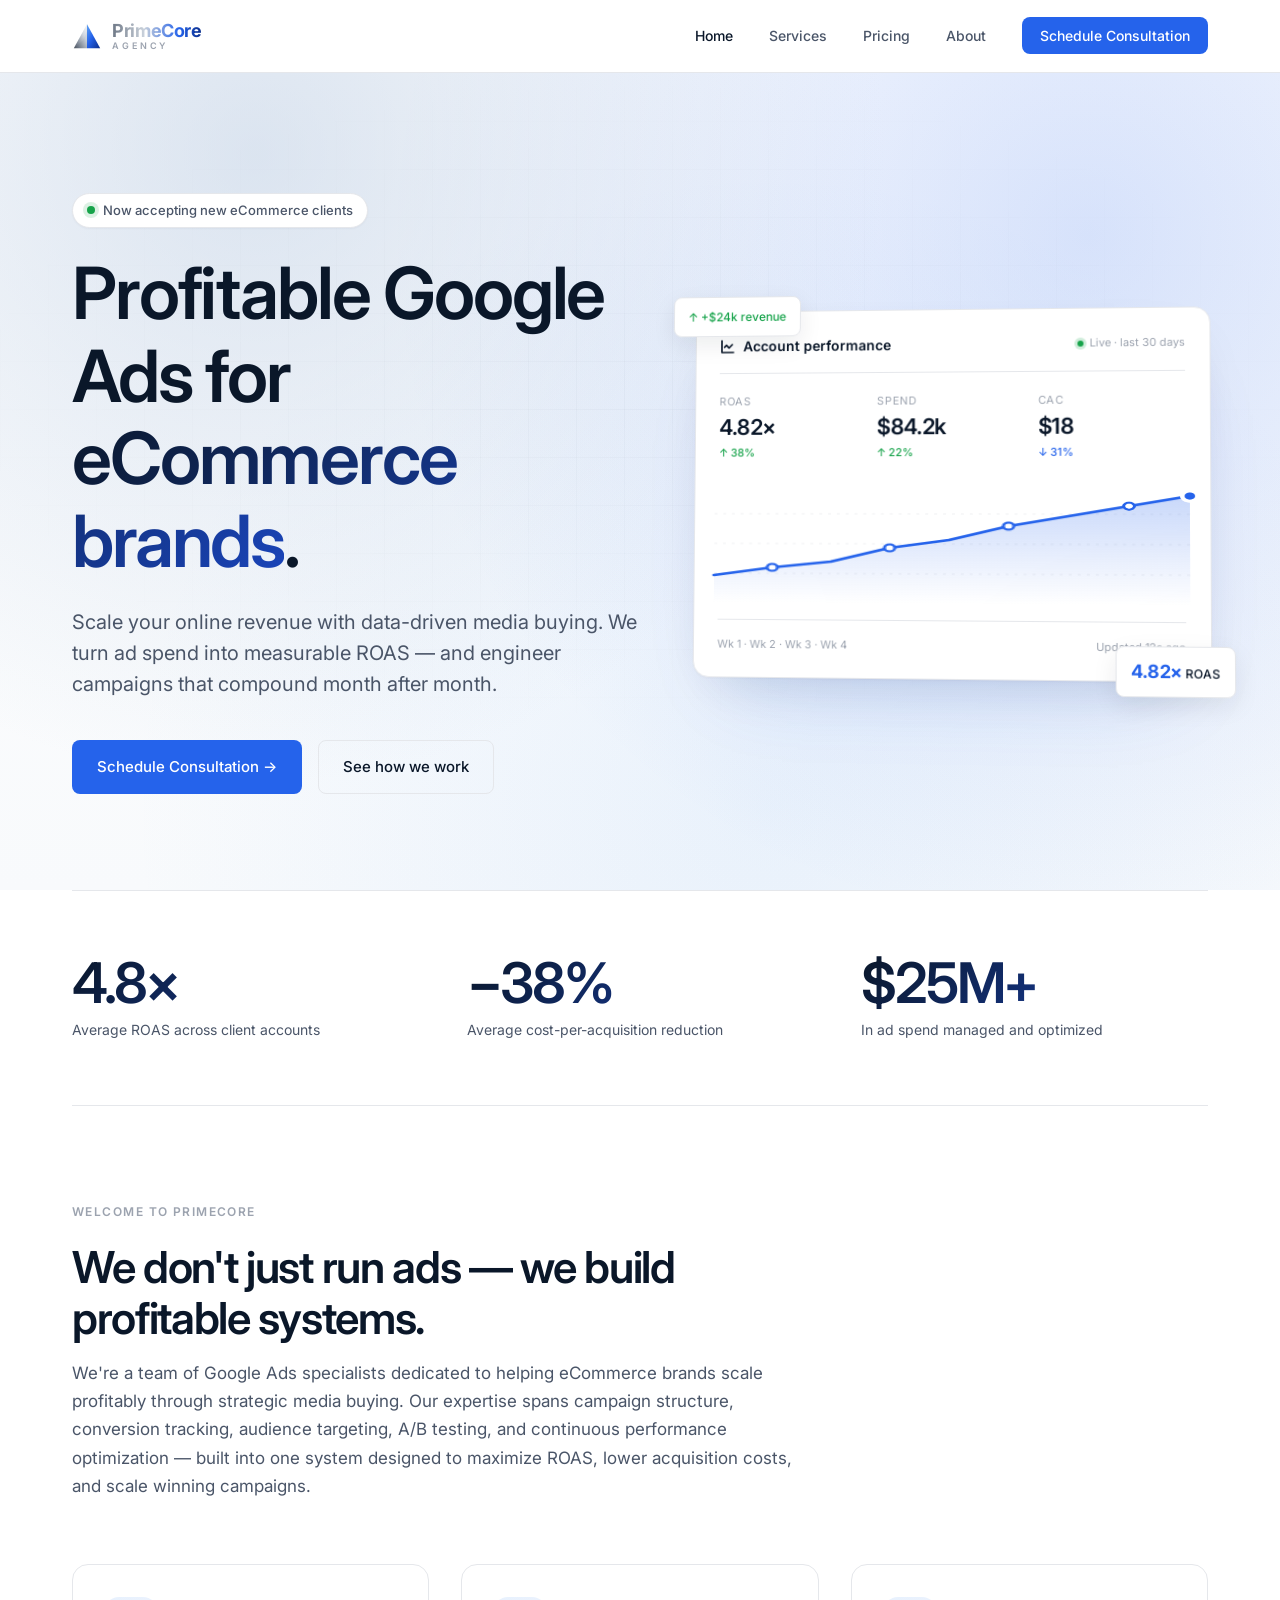
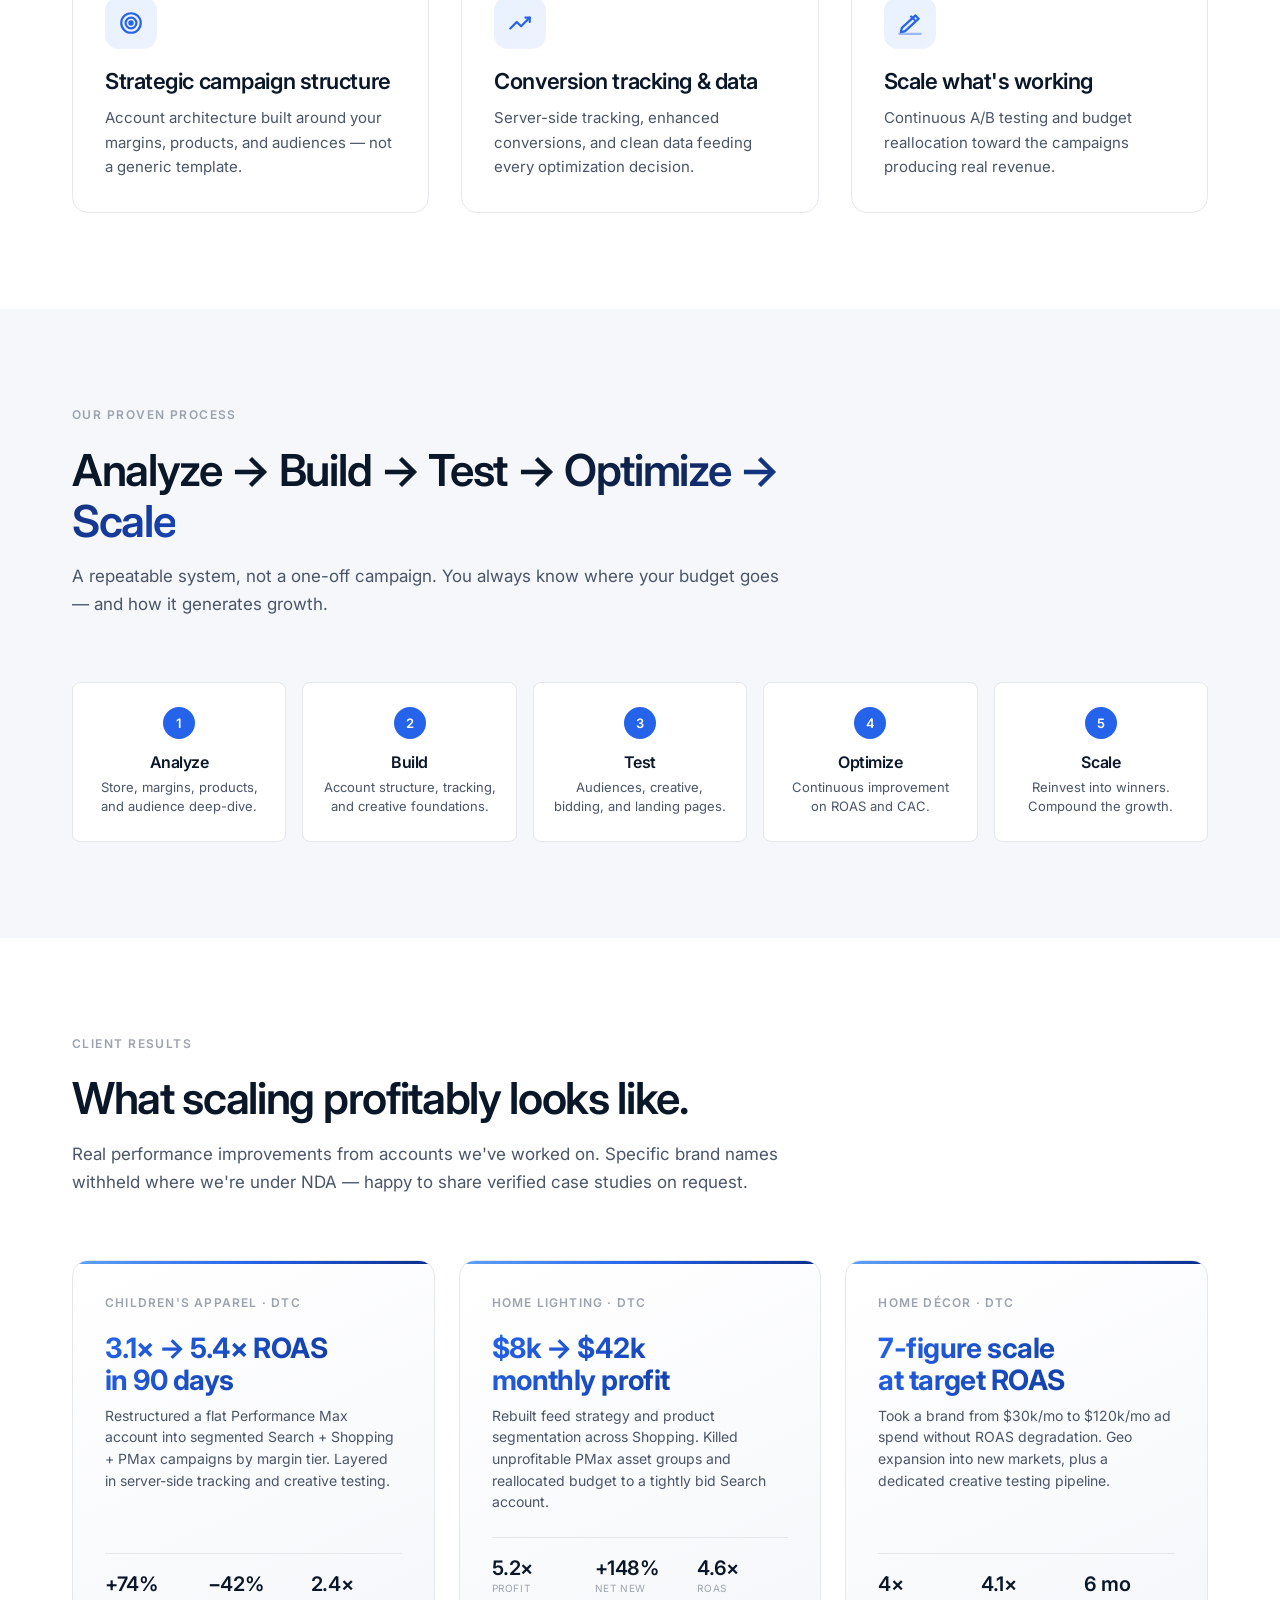
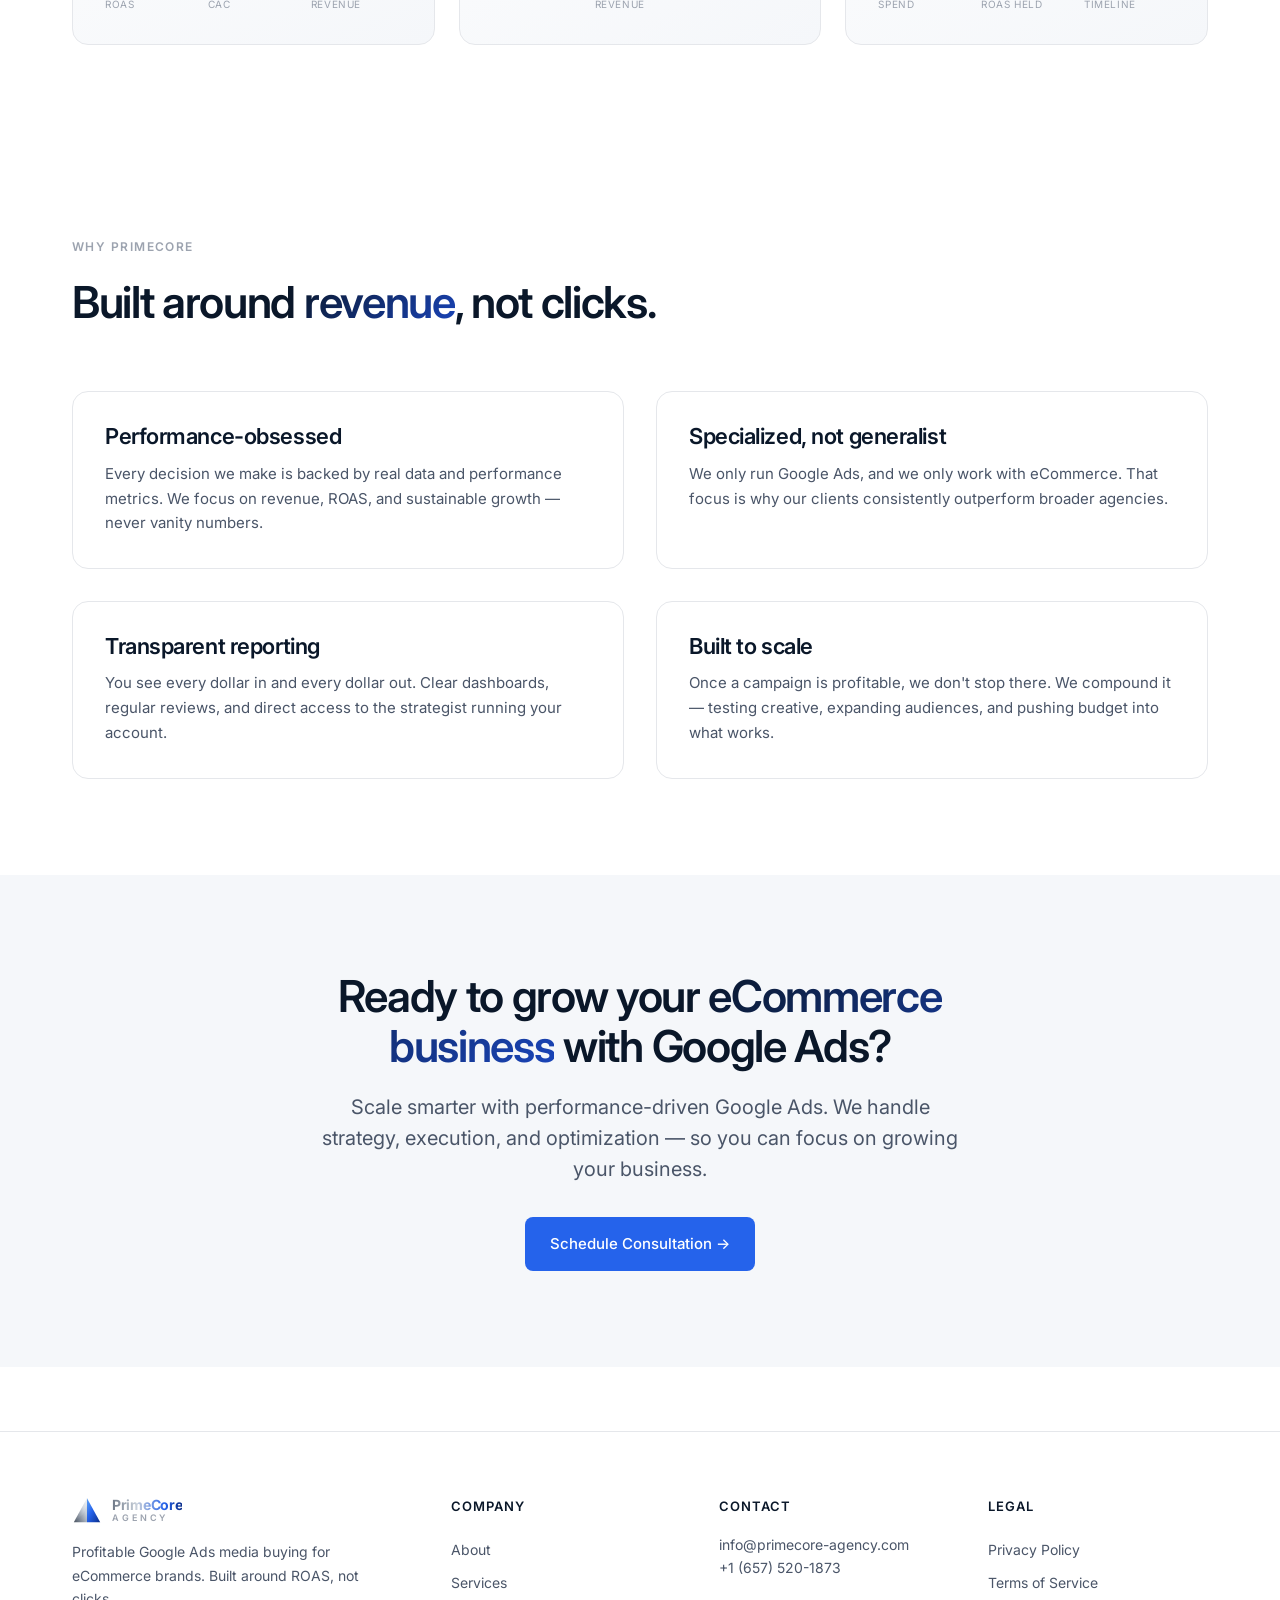
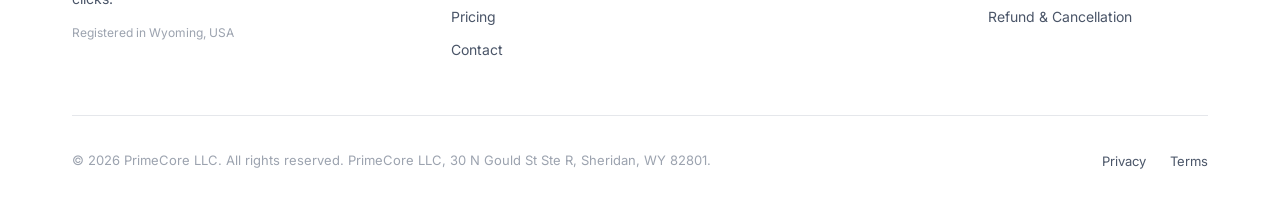
<file: index.html>
<!DOCTYPE html>
<html lang="en">
<head>
  <meta charset="UTF-8">
  <meta name="viewport" content="width=device-width, initial-scale=1.0">
  <title>PrimeCore Agency — Profitable Google Ads for eCommerce Brands</title>
  <meta name="description" content="PrimeCore Agency helps eCommerce brands scale profitably with data-driven Google Ads media buying — maximizing ROAS, lowering CAC, and scaling winning campaigns.">
  <meta name="theme-color" content="#2563eb">
  <link rel="preconnect" href="https://fonts.googleapis.com">
  <link rel="preconnect" href="https://fonts.gstatic.com" crossorigin>
  <link href="https://fonts.googleapis.com/css2?family=Inter:wght@400;500;600;700;800&display=swap" rel="stylesheet">
  <link rel="stylesheet" href="/styles.css">
</head>
<body>

  <header class="site-header">
    <nav class="nav">
      <a href="/" class="brand">
        <span class="brand-mark"><img src="/logo-mark.svg" alt="PrimeCore"></span>
        <span class="brand-stack">
          <span class="brand-text">PrimeCore</span>
          <span class="brand-text-sub">Agency</span>
        </span>
      </a>
      <ul class="nav-links">
        <li><a href="/" class="active">Home</a></li>
        <li><a href="/services/">Services</a></li>
        <li><a href="/pricing/">Pricing</a></li>
        <li><a href="/about/">About</a></li>
        <li><a href="/contact/" class="nav-cta">Schedule Consultation</a></li>
      </ul>
    </nav>
  </header>

  <main>
    <!-- Hero -->
    <section class="hero">
      <div class="container">
        <div class="hero-grid">
          <div>
            <span class="hero-badge"><span class="dot"></span> Now accepting new eCommerce clients</span>
            <h1>Profitable Google Ads for <span class="gradient-text">eCommerce brands</span>.</h1>
            <p class="lead">Scale your online revenue with data-driven media buying. We turn ad spend into measurable ROAS — and engineer campaigns that compound month after month.</p>
            <div class="hero-actions">
              <a href="/contact/" class="btn btn-primary">Schedule Consultation →</a>
              <a href="/services/" class="btn btn-secondary">See how we work</a>
            </div>
          </div>

          <!-- Animated dashboard -->
          <div class="hero-dashboard">
            <div class="dash-header">
              <div class="dash-title">
                <svg width="16" height="16" viewBox="0 0 24 24" fill="none" stroke="currentColor" stroke-width="2.5" stroke-linecap="round" stroke-linejoin="round"><path d="M3 3v18h18"/><path d="m19 9-5 5-4-4-3 3"/></svg>
                Account performance
              </div>
              <span class="dash-live">Live · last 30 days</span>
            </div>

            <div class="dash-metrics">
              <div class="dash-metric">
                <div class="label">ROAS</div>
                <div class="value">4.82×</div>
                <div class="delta">↑ 38%</div>
              </div>
              <div class="dash-metric">
                <div class="label">Spend</div>
                <div class="value">$84.2k</div>
                <div class="delta">↑ 22%</div>
              </div>
              <div class="dash-metric">
                <div class="label">CAC</div>
                <div class="value">$18</div>
                <div class="delta down">↓ 31%</div>
              </div>
            </div>

            <div class="dash-chart">
              <svg viewBox="0 0 320 120" preserveAspectRatio="none">
                <defs>
                  <linearGradient id="chartFill" x1="0" y1="0" x2="0" y2="1">
                    <stop offset="0%" stop-color="#2563eb" stop-opacity="0.25"/>
                    <stop offset="100%" stop-color="#2563eb" stop-opacity="0"/>
                  </linearGradient>
                </defs>
                <!-- Grid lines -->
                <line x1="0" y1="30" x2="320" y2="30" stroke="#e5e7eb" stroke-width="0.5" stroke-dasharray="2 4"/>
                <line x1="0" y1="60" x2="320" y2="60" stroke="#e5e7eb" stroke-width="0.5" stroke-dasharray="2 4"/>
                <line x1="0" y1="90" x2="320" y2="90" stroke="#e5e7eb" stroke-width="0.5" stroke-dasharray="2 4"/>
                <!-- Area -->
                <path class="area" d="M0 92 L40 84 L80 78 L120 64 L160 56 L200 42 L240 32 L280 22 L320 12 L320 120 L0 120 Z"/>
                <!-- Line -->
                <path class="line" d="M0 92 L40 84 L80 78 L120 64 L160 56 L200 42 L240 32 L280 22 L320 12"/>
                <!-- Data points -->
                <circle class="dot" cx="40" cy="84" r="3.5"/>
                <circle class="dot" cx="120" cy="64" r="3.5"/>
                <circle class="dot" cx="200" cy="42" r="3.5"/>
                <circle class="dot" cx="280" cy="22" r="3.5"/>
                <circle class="dot highlight" cx="320" cy="12" r="5"/>
              </svg>
            </div>

            <div class="dash-footer">
              <span>Wk 1 · Wk 2 · Wk 3 · Wk 4</span>
              <span>Updated 12s ago</span>
            </div>

            <!-- Floating callouts -->
            <div class="dash-floating tl">↑ +$24k revenue</div>
            <div class="dash-floating br"><span class="big">4.82×</span> ROAS</div>
          </div>
        </div>
      </div>
    </section>


    <!-- Stats -->
    <div class="container">
      <div class="stats reveal-stagger">
        <div>
          <div class="stat-num gradient-text">4.8×</div>
          <div class="stat-label">Average ROAS across client accounts</div>
        </div>
        <div>
          <div class="stat-num gradient-text">−38%</div>
          <div class="stat-label">Average cost-per-acquisition reduction</div>
        </div>
        <div>
          <div class="stat-num gradient-text">$25M+</div>
          <div class="stat-label">In ad spend managed and optimized</div>
        </div>
      </div>
    </div>

    <!-- Welcome / About preview -->
    <section>
      <div class="container">
        <div class="section-head reveal">
          <p class="eyebrow">Welcome to PrimeCore</p>
          <h2>We don't just run ads — we build profitable systems.</h2>
          <p>We're a team of Google Ads specialists dedicated to helping eCommerce brands scale profitably through strategic media buying. Our expertise spans campaign structure, conversion tracking, audience targeting, A/B testing, and continuous performance optimization — built into one system designed to maximize ROAS, lower acquisition costs, and scale winning campaigns.</p>
        </div>

        <div class="grid grid-3 reveal-stagger">
          <div class="card">
            <div class="svc-icon">
              <svg viewBox="0 0 24 24" fill="none" stroke="currentColor" stroke-width="2" stroke-linecap="round" stroke-linejoin="round"><circle cx="12" cy="12" r="9"/><circle cx="12" cy="12" r="5"/><circle cx="12" cy="12" r="1.5" fill="currentColor"/></svg>
            </div>
            <h3>Strategic campaign structure</h3>
            <p>Account architecture built around your margins, products, and audiences — not a generic template.</p>
          </div>
          <div class="card">
            <div class="svc-icon">
              <svg viewBox="0 0 24 24" fill="none" stroke="currentColor" stroke-width="2" stroke-linecap="round" stroke-linejoin="round"><path d="M3 17l6-6 4 4 8-8"/><path d="M17 7h4v4"/></svg>
            </div>
            <h3>Conversion tracking &amp; data</h3>
            <p>Server-side tracking, enhanced conversions, and clean data feeding every optimization decision.</p>
          </div>
          <div class="card">
            <div class="svc-icon">
              <svg viewBox="0 0 24 24" fill="none" stroke="currentColor" stroke-width="2" stroke-linecap="round" stroke-linejoin="round"><path d="M4.5 16.5l-1 4 4-1L20 8l-3-3L4.5 16.5z"/><path d="M13 6l3 3"/><path d="M2 22h20" stroke-opacity="0.4"/></svg>
            </div>
            <h3>Scale what's working</h3>
            <p>Continuous A/B testing and budget reallocation toward the campaigns producing real revenue.</p>
          </div>
        </div>
      </div>
    </section>

    <!-- Process -->
    <section class="section-alt">
      <div class="container">
        <div class="section-head reveal">
          <p class="eyebrow">Our proven process</p>
          <h2>Analyze → Build → Test → <span class="gradient-text">Optimize → Scale</span></h2>
          <p>A repeatable system, not a one-off campaign. You always know where your budget goes — and how it generates growth.</p>
        </div>

        <div class="process reveal-stagger">
          <div class="process-step">
            <div class="step-num">1</div>
            <h4>Analyze</h4>
            <p>Store, margins, products, and audience deep-dive.</p>
          </div>
          <div class="process-step">
            <div class="step-num">2</div>
            <h4>Build</h4>
            <p>Account structure, tracking, and creative foundations.</p>
          </div>
          <div class="process-step">
            <div class="step-num">3</div>
            <h4>Test</h4>
            <p>Audiences, creative, bidding, and landing pages.</p>
          </div>
          <div class="process-step">
            <div class="step-num">4</div>
            <h4>Optimize</h4>
            <p>Continuous improvement on ROAS and CAC.</p>
          </div>
          <div class="process-step">
            <div class="step-num">5</div>
            <h4>Scale</h4>
            <p>Reinvest into winners. Compound the growth.</p>
          </div>
        </div>
      </div>
    </section>

    <!-- Case results -->
    <section>
      <div class="container">
        <div class="section-head reveal">
          <p class="eyebrow">Client results</p>
          <h2>What scaling profitably looks like.</h2>
          <p>Real performance improvements from accounts we've worked on. Specific brand names withheld where we're under NDA — happy to share verified case studies on request.</p>
        </div>

        <div class="case-results reveal-stagger">
          <div class="case-card">
            <div class="case-vertical">Children's apparel · DTC</div>
            <div class="case-headline">3.1× → 5.4× ROAS<br>in 90 days</div>
            <p class="case-summary">Restructured a flat Performance Max account into segmented Search + Shopping + PMax campaigns by margin tier. Layered in server-side tracking and creative testing.</p>
            <div class="case-metrics">
              <div class="case-metric"><div class="num">+74%</div><div class="lbl">ROAS</div></div>
              <div class="case-metric"><div class="num">−42%</div><div class="lbl">CAC</div></div>
              <div class="case-metric"><div class="num">2.4×</div><div class="lbl">Revenue</div></div>
            </div>
          </div>
          <div class="case-card">
            <div class="case-vertical">Home lighting · DTC</div>
            <div class="case-headline">$8k → $42k<br>monthly profit</div>
            <p class="case-summary">Rebuilt feed strategy and product segmentation across Shopping. Killed unprofitable PMax asset groups and reallocated budget to a tightly bid Search account.</p>
            <div class="case-metrics">
              <div class="case-metric"><div class="num">5.2×</div><div class="lbl">Profit</div></div>
              <div class="case-metric"><div class="num">+148%</div><div class="lbl">Net new revenue</div></div>
              <div class="case-metric"><div class="num">4.6×</div><div class="lbl">ROAS</div></div>
            </div>
          </div>
          <div class="case-card">
            <div class="case-vertical">Home décor · DTC</div>
            <div class="case-headline">7-figure scale<br>at target ROAS</div>
            <p class="case-summary">Took a brand from $30k/mo to $120k/mo ad spend without ROAS degradation. Geo expansion into new markets, plus a dedicated creative testing pipeline.</p>
            <div class="case-metrics">
              <div class="case-metric"><div class="num">4×</div><div class="lbl">Spend</div></div>
              <div class="case-metric"><div class="num">4.1×</div><div class="lbl">ROAS held</div></div>
              <div class="case-metric"><div class="num">6 mo</div><div class="lbl">Timeline</div></div>
            </div>
          </div>
        </div>
      </div>
    </section>


    <!-- Why us -->
    <section>
      <div class="container">
        <div class="section-head reveal">
          <p class="eyebrow">Why PrimeCore</p>
          <h2>Built around <span class="gradient-text">revenue</span>, not clicks.</h2>
        </div>

        <div class="grid grid-2 reveal-stagger">
          <div class="card">
            <h3>Performance-obsessed</h3>
            <p>Every decision we make is backed by real data and performance metrics. We focus on revenue, ROAS, and sustainable growth — never vanity numbers.</p>
          </div>
          <div class="card">
            <h3>Specialized, not generalist</h3>
            <p>We only run Google Ads, and we only work with eCommerce. That focus is why our clients consistently outperform broader agencies.</p>
          </div>
          <div class="card">
            <h3>Transparent reporting</h3>
            <p>You see every dollar in and every dollar out. Clear dashboards, regular reviews, and direct access to the strategist running your account.</p>
          </div>
          <div class="card">
            <h3>Built to scale</h3>
            <p>Once a campaign is profitable, we don't stop there. We compound it — testing creative, expanding audiences, and pushing budget into what works.</p>
          </div>
        </div>
      </div>
    </section>

    <!-- CTA -->
    <section class="section-alt">
      <div class="container-narrow reveal" style="text-align:center;">
        <h2 style="margin-bottom: 20px;">Ready to grow your <span class="gradient-text">eCommerce business</span> with Google Ads?</h2>
        <p class="lead" style="margin-bottom: 32px;">Scale smarter with performance-driven Google Ads. We handle strategy, execution, and optimization — so you can focus on growing your business.</p>
        <a href="/contact/" class="btn btn-primary">Schedule Consultation →</a>
      </div>
    </section>
  </main>

  <footer class="site-footer">
    <div class="container">
      <div class="footer-top">
        <div class="footer-col footer-brand">
          <a href="/" class="brand">
            <span class="brand-mark"><img src="/logo-mark.svg" alt="PrimeCore"></span>
            <span class="brand-stack">
              <span class="brand-text">PrimeCore</span>
              <span class="brand-text-sub">Agency</span>
            </span>
          </a>
          <p>Profitable Google Ads media buying for eCommerce brands. Built around ROAS, not clicks.</p>
          <p style="font-size: 12px; color: var(--color-ink-muted); margin-top: 12px;">Registered in Wyoming, USA</p>
        </div>
        <div class="footer-col">
          <h5>Company</h5>
          <ul>
            <li><a href="/about/">About</a></li>
            <li><a href="/services/">Services</a></li>
            <li><a href="/pricing/">Pricing</a></li>
            <li><a href="/contact/">Contact</a></li>
          </ul>
        </div>
        <div class="footer-col">
          <h5>Contact</h5>
          <p><a href="mailto:info@primecore-agency.com">info@primecore-agency.com</a></p>
          <p><a href="tel:+16575201873">+1 (657) 520-1873</a></p>
        </div>
        <div class="footer-col">
          <h5>Legal</h5>
          <ul>
            <li><a href="/privacy/">Privacy Policy</a></li>
            <li><a href="/terms/">Terms of Service</a></li>
            <li><a href="/refund/">Refund &amp; Cancellation</a></li>
          </ul>
        </div>
      </div>
      <div class="footer-inner">
        <small>© 2026 PrimeCore LLC. All rights reserved. PrimeCore LLC, 30 N Gould St Ste R, Sheridan, WY 82801.</small>
        <ul class="footer-links">
          <li><a href="/privacy/">Privacy</a></li>
          <li><a href="/terms/">Terms</a></li>
        </ul>
      </div>
    </div>
  </footer>

  <!-- Scroll-in reveal -->
  <script>
    (function () {
      if (!('IntersectionObserver' in window)) {
        document.querySelectorAll('.reveal, .reveal-stagger').forEach(function (el) { el.classList.add('visible'); });
        return;
      }
      var io = new IntersectionObserver(function (entries) {
        entries.forEach(function (entry) {
          if (entry.isIntersecting) {
            entry.target.classList.add('visible');
            io.unobserve(entry.target);
          }
        });
      }, { threshold: 0.12, rootMargin: '0px 0px -40px 0px' });
      document.querySelectorAll('.reveal, .reveal-stagger').forEach(function (el) { io.observe(el); });
    })();
  </script>

</body>
</html>
</file>
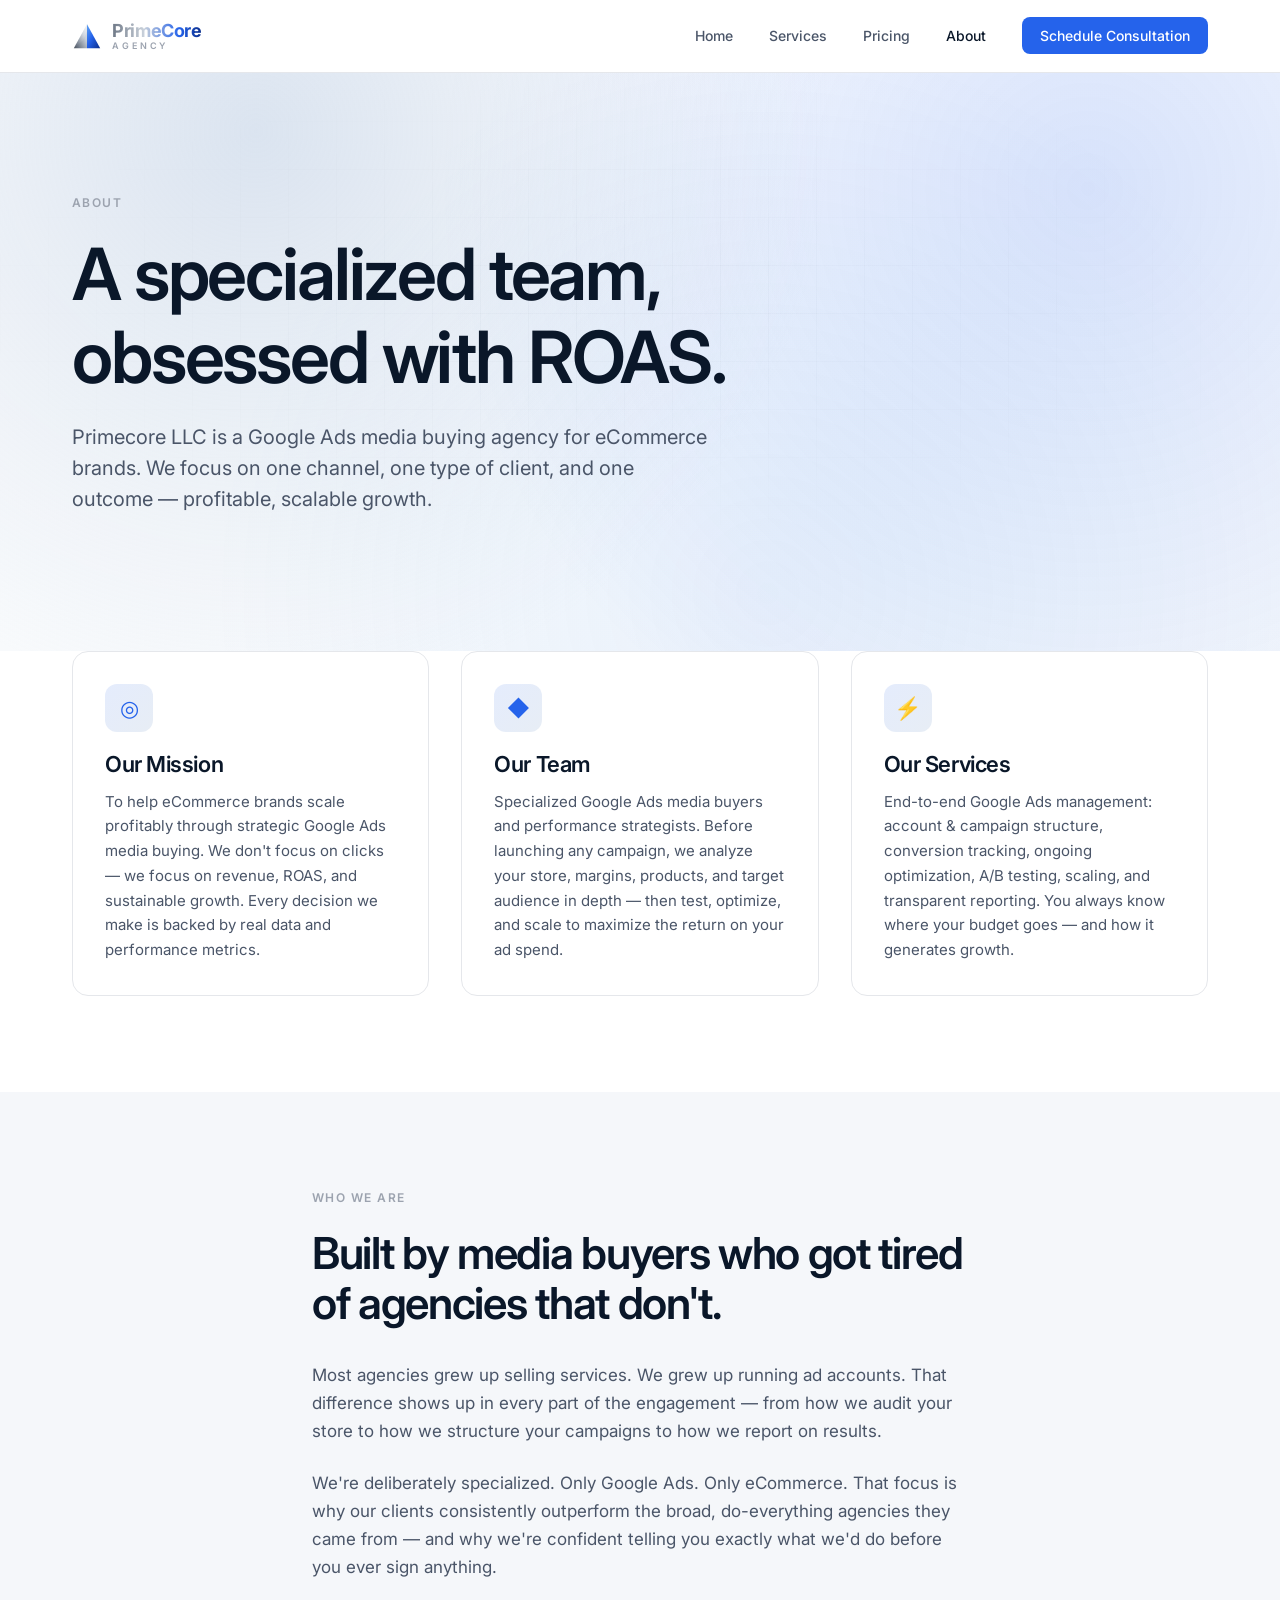
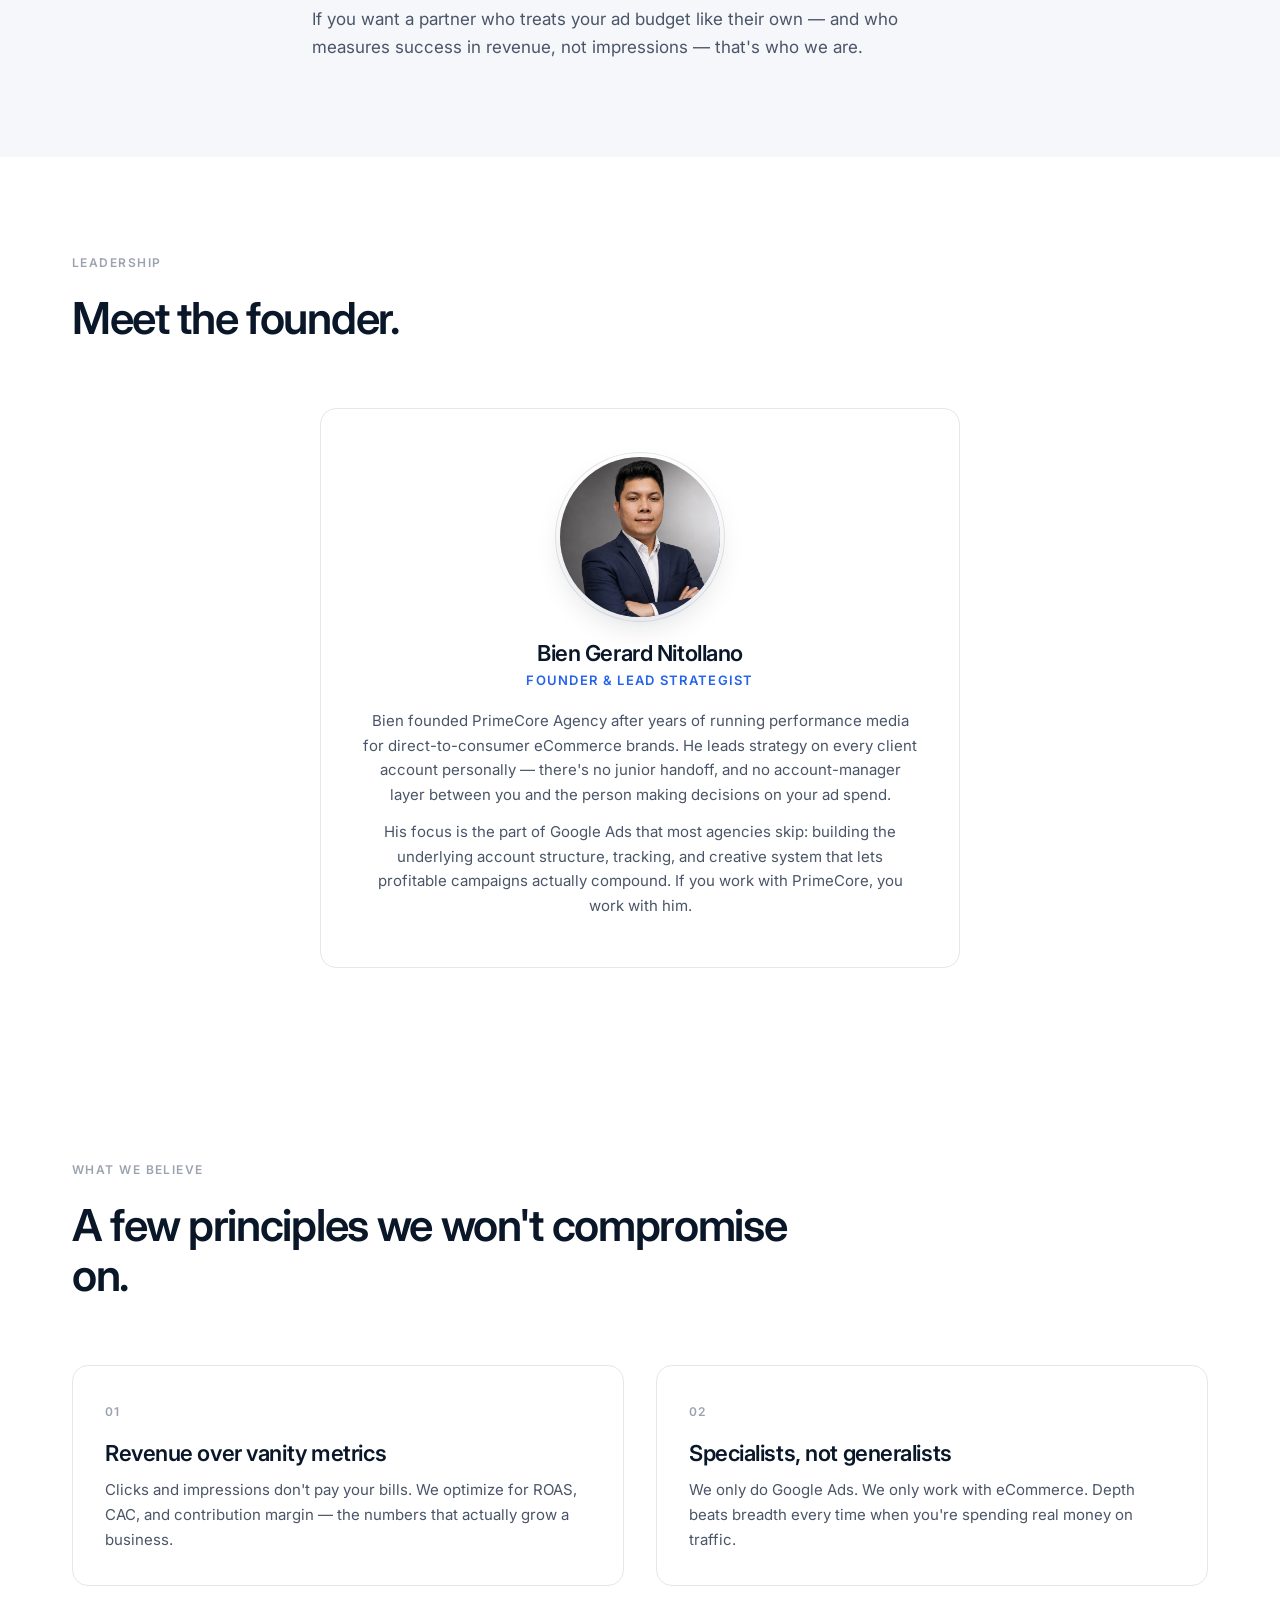
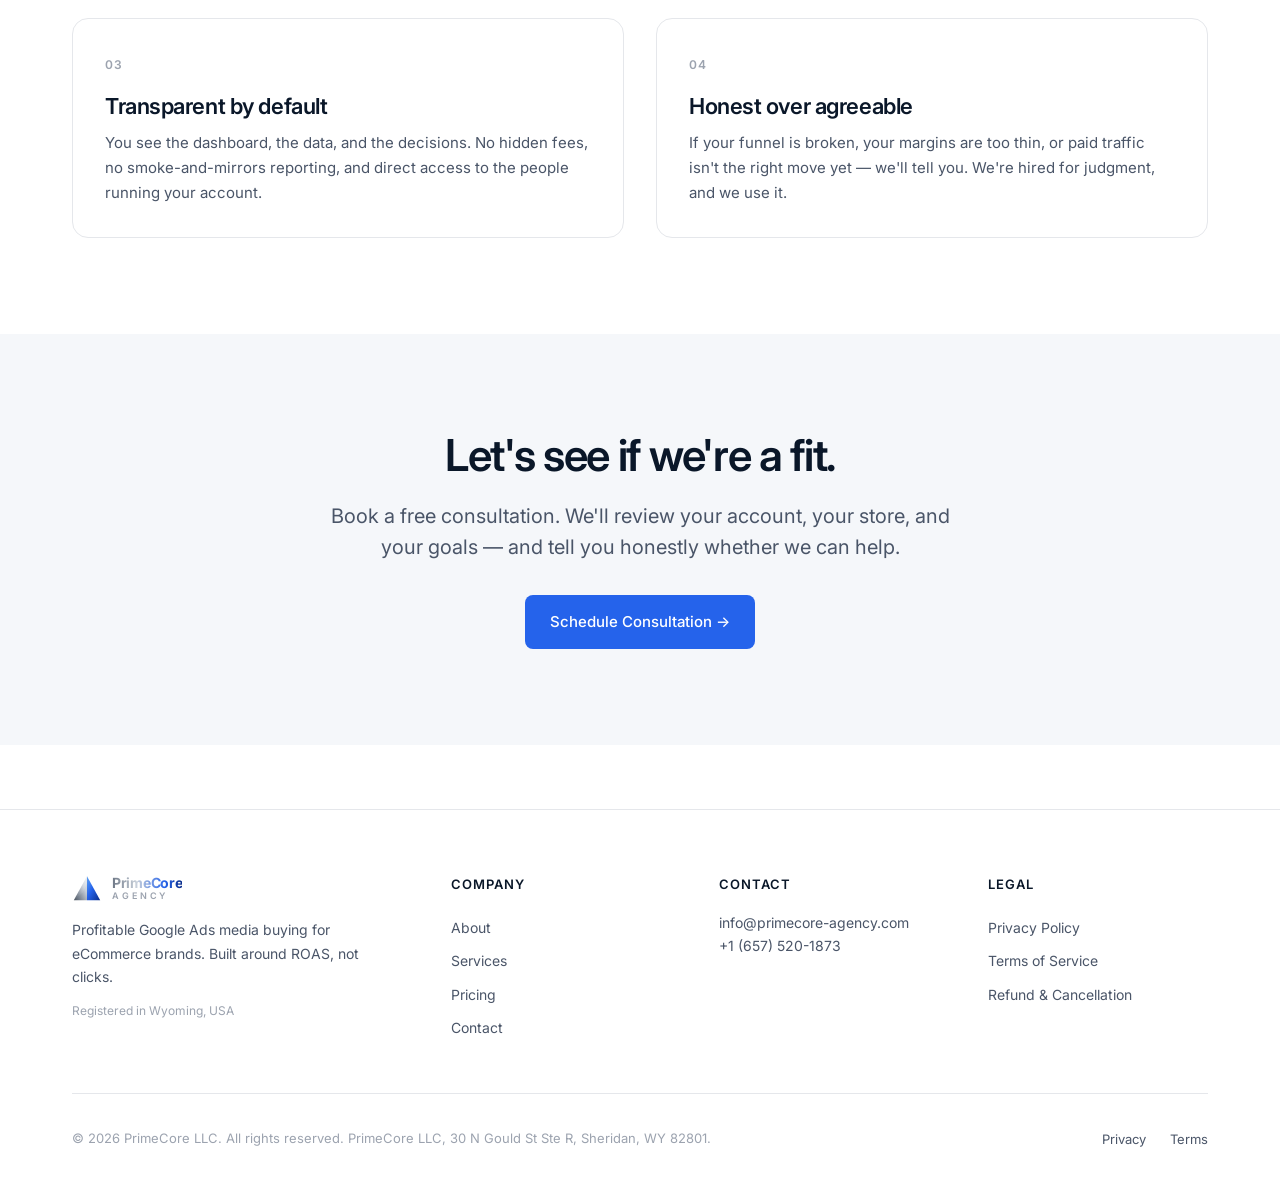
<file: about/index.html>
<!DOCTYPE html>
<html lang="en">
<head>
  <meta charset="UTF-8">
  <meta name="viewport" content="width=device-width, initial-scale=1.0">
  <title>About — Primecore LLC</title>
  <meta name="description" content="About Primecore LLC — a specialized Google Ads media buying team focused on profitable growth for eCommerce brands.">
  <meta name="theme-color" content="#2563eb">
  <link rel="preconnect" href="https://fonts.googleapis.com">
  <link rel="preconnect" href="https://fonts.gstatic.com" crossorigin>
  <link href="https://fonts.googleapis.com/css2?family=Inter:wght@400;500;600;700&display=swap" rel="stylesheet">
  <link rel="stylesheet" href="/styles.css">
</head>
<body>

  <header class="site-header">
    <nav class="nav">
      <a href="/" class="brand">
        <span class="brand-mark"><img src="/logo-mark.svg" alt="PrimeCore"></span>
        <span class="brand-stack">
          <span class="brand-text">PrimeCore</span>
          <span class="brand-text-sub">Agency</span>
        </span>
      </a>
      <ul class="nav-links">
        <li><a href="/">Home</a></li>
        <li><a href="/services/">Services</a></li>
        <li><a href="/pricing/">Pricing</a></li>
        <li><a href="/about/" class="active">About</a></li>
        <li><a href="/contact/" class="nav-cta">Schedule Consultation</a></li>
      </ul>
    </nav>
  </header>

  <main>
    <section class="hero">
      <div class="container">
        <p class="eyebrow">About</p>
        <h1>A specialized team,<br>obsessed with ROAS.</h1>
        <p class="lead">Primecore LLC is a Google Ads media buying agency for eCommerce brands. We focus on one channel, one type of client, and one outcome — profitable, scalable growth.</p>
      </div>
    </section>

    <!-- Mission / Team / Services trio -->
    <section style="padding-top: 0;">
      <div class="container">
        <div class="grid grid-3">
          <div class="card">
            <div class="icon-box">◎</div>
            <h3>Our Mission</h3>
            <p>To help eCommerce brands scale profitably through strategic Google Ads media buying. We don't focus on clicks — we focus on revenue, ROAS, and sustainable growth. Every decision we make is backed by real data and performance metrics.</p>
          </div>
          <div class="card">
            <div class="icon-box">◆</div>
            <h3>Our Team</h3>
            <p>Specialized Google Ads media buyers and performance strategists. Before launching any campaign, we analyze your store, margins, products, and target audience in depth — then test, optimize, and scale to maximize the return on your ad spend.</p>
          </div>
          <div class="card">
            <div class="icon-box">⚡</div>
            <h3>Our Services</h3>
            <p>End-to-end Google Ads management: account &amp; campaign structure, conversion tracking, ongoing optimization, A/B testing, scaling, and transparent reporting. You always know where your budget goes — and how it generates growth.</p>
          </div>
        </div>
      </div>
    </section>

    <!-- Narrative -->
    <section class="section-alt">
      <div class="container-narrow">
        <p class="eyebrow">Who we are</p>
        <h2 style="margin-bottom: 32px;">Built by media buyers who got tired of agencies that don't.</h2>
        <p style="margin-bottom: 24px;">Most agencies grew up selling services. We grew up running ad accounts. That difference shows up in every part of the engagement — from how we audit your store to how we structure your campaigns to how we report on results.</p>
        <p style="margin-bottom: 24px;">We're deliberately specialized. Only Google Ads. Only eCommerce. That focus is why our clients consistently outperform the broad, do-everything agencies they came from — and why we're confident telling you exactly what we'd do before you ever sign anything.</p>
        <p>If you want a partner who treats your ad budget like their own — and who measures success in revenue, not impressions — that's who we are.</p>
      </div>
    </section>

    <!-- Founder -->
    <section>
      <div class="container">
        <div class="section-head">
          <p class="eyebrow">Leadership</p>
          <h2>Meet the founder.</h2>
        </div>

        <div class="founder-card">
          <div class="founder-avatar"><img src="/founder.png" alt="Bien Gerard Nitollano"></div>
          <div class="founder-info">
            <h3>Bien Gerard Nitollano</h3>
            <div class="founder-role">Founder &amp; Lead Strategist</div>
            <p>Bien founded PrimeCore Agency after years of running performance media for direct-to-consumer eCommerce brands. He leads strategy on every client account personally — there's no junior handoff, and no account-manager layer between you and the person making decisions on your ad spend.</p>
            <p>His focus is the part of Google Ads that most agencies skip: building the underlying account structure, tracking, and creative system that lets profitable campaigns actually compound. If you work with PrimeCore, you work with him.</p>
          </div>
        </div>
      </div>
    </section>


    <!-- Values -->
    <section>
      <div class="container">
        <div class="section-head">
          <p class="eyebrow">What we believe</p>
          <h2>A few principles we won't compromise on.</h2>
        </div>
        <div class="grid grid-2">
          <div class="card">
            <span class="card-num">01</span>
            <h3>Revenue over vanity metrics</h3>
            <p>Clicks and impressions don't pay your bills. We optimize for ROAS, CAC, and contribution margin — the numbers that actually grow a business.</p>
          </div>
          <div class="card">
            <span class="card-num">02</span>
            <h3>Specialists, not generalists</h3>
            <p>We only do Google Ads. We only work with eCommerce. Depth beats breadth every time when you're spending real money on traffic.</p>
          </div>
          <div class="card">
            <span class="card-num">03</span>
            <h3>Transparent by default</h3>
            <p>You see the dashboard, the data, and the decisions. No hidden fees, no smoke-and-mirrors reporting, and direct access to the people running your account.</p>
          </div>
          <div class="card">
            <span class="card-num">04</span>
            <h3>Honest over agreeable</h3>
            <p>If your funnel is broken, your margins are too thin, or paid traffic isn't the right move yet — we'll tell you. We're hired for judgment, and we use it.</p>
          </div>
        </div>
      </div>
    </section>

    <!-- CTA -->
    <section class="section-alt">
      <div class="container-narrow" style="text-align:center;">
        <h2 style="margin-bottom: 20px;">Let's see if we're a fit.</h2>
        <p class="lead" style="margin-bottom: 32px;">Book a free consultation. We'll review your account, your store, and your goals — and tell you honestly whether we can help.</p>
        <a href="/contact/" class="btn btn-primary">Schedule Consultation →</a>
      </div>
    </section>
  </main>

  <footer class="site-footer">
    <div class="container">
      <div class="footer-top">
        <div class="footer-col footer-brand">
          <a href="/" class="brand">
            <span class="brand-mark"><img src="/logo-mark.svg" alt="PrimeCore"></span>
            <span class="brand-stack">
              <span class="brand-text">PrimeCore</span>
              <span class="brand-text-sub">Agency</span>
            </span>
          </a>
          <p>Profitable Google Ads media buying for eCommerce brands. Built around ROAS, not clicks.</p>
          <p style="font-size: 12px; color: var(--color-ink-muted); margin-top: 12px;">Registered in Wyoming, USA</p>
        </div>
        <div class="footer-col">
          <h5>Company</h5>
          <ul>
            <li><a href="/about/">About</a></li>
            <li><a href="/services/">Services</a></li>
            <li><a href="/pricing/">Pricing</a></li>
            <li><a href="/contact/">Contact</a></li>
          </ul>
        </div>
        <div class="footer-col">
          <h5>Contact</h5>
          <p><a href="mailto:info@primecore-agency.com">info@primecore-agency.com</a></p>
          <p><a href="tel:+16575201873">+1 (657) 520-1873</a></p>
        </div>
        <div class="footer-col">
          <h5>Legal</h5>
          <ul>
            <li><a href="/privacy/">Privacy Policy</a></li>
            <li><a href="/terms/">Terms of Service</a></li>
            <li><a href="/refund/">Refund &amp; Cancellation</a></li>
          </ul>
        </div>
      </div>
      <div class="footer-inner">
        <small>© 2026 PrimeCore LLC. All rights reserved. PrimeCore LLC, 30 N Gould St Ste R, Sheridan, WY 82801.</small>
        <ul class="footer-links">
          <li><a href="/privacy/">Privacy</a></li>
          <li><a href="/terms/">Terms</a></li>
        </ul>
      </div>
    </div>
  </footer>

</body>
</html>
</file>
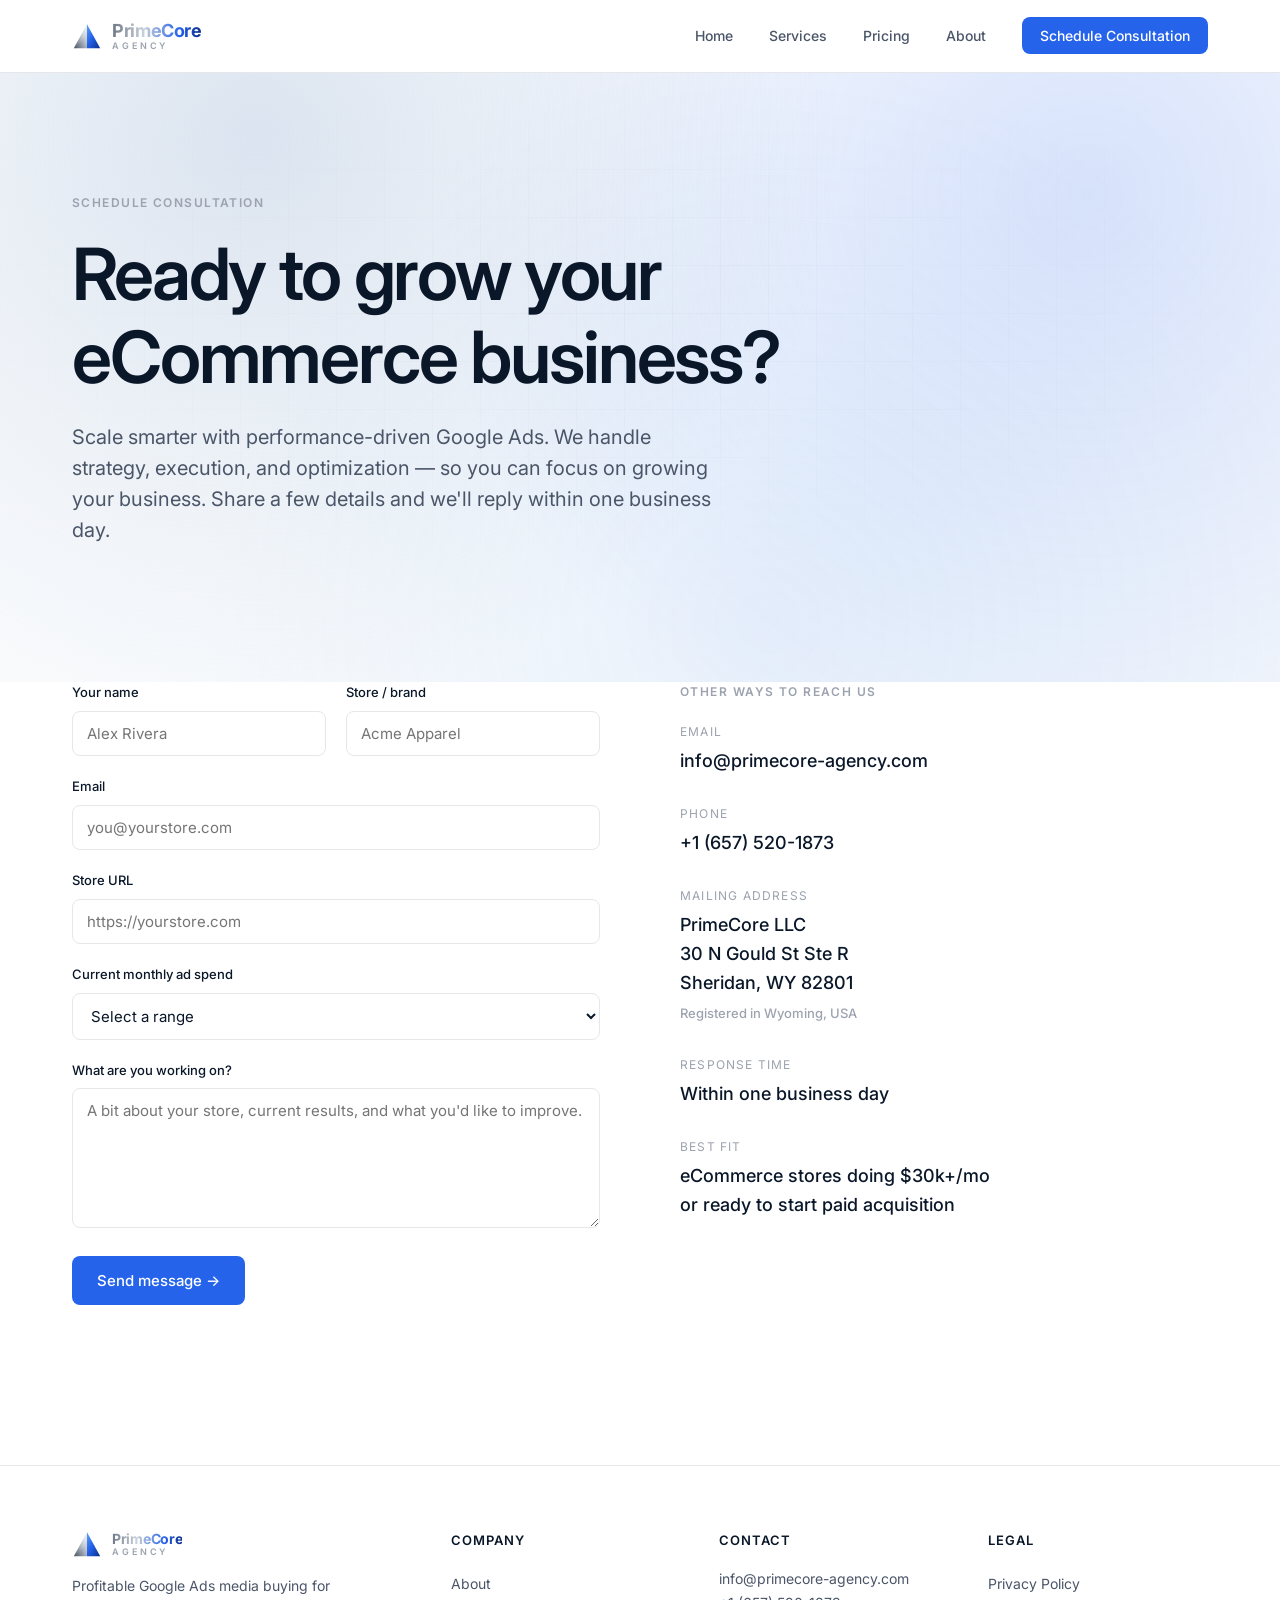
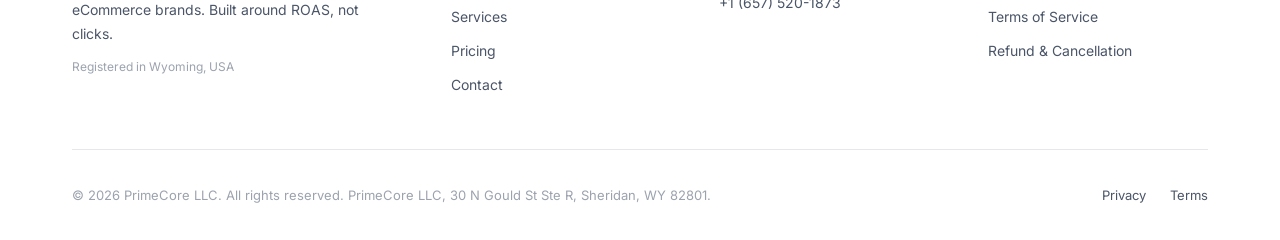
<file: contact/index.html>
<!DOCTYPE html>
<html lang="en">
<head>
  <meta charset="UTF-8">
  <meta name="viewport" content="width=device-width, initial-scale=1.0">
  <title>Schedule Consultation — Primecore LLC</title>
  <meta name="description" content="Book a free Google Ads consultation with Primecore LLC. We'll audit your account and tell you honestly what we'd change.">
  <meta name="theme-color" content="#2563eb">
  <link rel="preconnect" href="https://fonts.googleapis.com">
  <link rel="preconnect" href="https://fonts.gstatic.com" crossorigin>
  <link href="https://fonts.googleapis.com/css2?family=Inter:wght@400;500;600;700&display=swap" rel="stylesheet">
  <link rel="stylesheet" href="/styles.css">
</head>
<body>

  <header class="site-header">
    <nav class="nav">
      <a href="/" class="brand">
        <span class="brand-mark"><img src="/logo-mark.svg" alt="PrimeCore"></span>
        <span class="brand-stack">
          <span class="brand-text">PrimeCore</span>
          <span class="brand-text-sub">Agency</span>
        </span>
      </a>
      <ul class="nav-links">
        <li><a href="/">Home</a></li>
        <li><a href="/services/">Services</a></li>
        <li><a href="/pricing/">Pricing</a></li>
        <li><a href="/about/">About</a></li>
        <li><a href="/contact/" class="nav-cta active">Schedule Consultation</a></li>
      </ul>
    </nav>
  </header>

  <main>
    <section class="hero">
      <div class="container">
        <p class="eyebrow">Schedule consultation</p>
        <h1>Ready to grow your<br>eCommerce business?</h1>
        <p class="lead">Scale smarter with performance-driven Google Ads. We handle strategy, execution, and optimization — so you can focus on growing your business. Share a few details and we'll reply within one business day.</p>
      </div>
    </section>

    <section style="padding-top: 0;">
      <div class="container">
        <div class="grid grid-2" style="gap: 80px; align-items: start;">

          <!-- Form -->
          <form class="form" onsubmit="event.preventDefault(); document.getElementById('form-success').style.display='block'; this.reset();">
            <div class="form-row">
              <div class="form-field">
                <label for="name">Your name</label>
                <input type="text" id="name" name="name" required placeholder="Alex Rivera">
              </div>
              <div class="form-field">
                <label for="store">Store / brand</label>
                <input type="text" id="store" name="store" placeholder="Acme Apparel">
              </div>
            </div>

            <div class="form-field">
              <label for="email">Email</label>
              <input type="email" id="email" name="email" required placeholder="you@yourstore.com">
            </div>

            <div class="form-field">
              <label for="website">Store URL</label>
              <input type="url" id="website" name="website" placeholder="https://yourstore.com">
            </div>

            <div class="form-field">
              <label for="spend">Current monthly ad spend</label>
              <select id="spend" name="spend">
                <option value="">Select a range</option>
                <option value="0">Not running ads yet</option>
                <option value="under-5k">Under $5,000</option>
                <option value="5-25k">$5,000 – $25,000</option>
                <option value="25-100k">$25,000 – $100,000</option>
                <option value="100k+">$100,000+</option>
              </select>
            </div>

            <div class="form-field">
              <label for="message">What are you working on?</label>
              <textarea id="message" name="message" required placeholder="A bit about your store, current results, and what you'd like to improve."></textarea>
            </div>

            <button type="submit" class="btn btn-primary" style="justify-self: start;">Send message →</button>

            <p id="form-success" style="display:none; color: var(--color-ink); font-size: 15px; padding: 14px 16px; background: var(--color-surface); border: 1px solid var(--color-border); border-radius: 8px;">
              Thanks — we've got your note and will reply within one business day.
            </p>
          </form>

          <!-- Contact info -->
          <aside>
            <p class="eyebrow">Other ways to reach us</p>
            <div class="contact-info">
              <div class="contact-item">
                <div class="label">Email</div>
                <div class="value"><a href="mailto:info@primecore-agency.com">info@primecore-agency.com</a></div>
              </div>
              <div class="contact-item">
                <div class="label">Phone</div>
                <div class="value"><a href="tel:+16575201873">+1 (657) 520-1873</a></div>
              </div>
              <div class="contact-item">
                <div class="label">Mailing address</div>
                <div class="value">PrimeCore LLC<br>30 N Gould St Ste R<br>Sheridan, WY 82801<br><span style="font-size: 13px; color: var(--color-ink-muted);">Registered in Wyoming, USA</span></div>
              </div>
              <div class="contact-item">
                <div class="label">Response time</div>
                <div class="value">Within one business day</div>
              </div>
              <div class="contact-item">
                <div class="label">Best fit</div>
                <div class="value">eCommerce stores doing $30k+/mo<br>or ready to start paid acquisition</div>
              </div>
            </div>
          </aside>

        </div>
      </div>
    </section>
  </main>

  <footer class="site-footer">
    <div class="container">
      <div class="footer-top">
        <div class="footer-col footer-brand">
          <a href="/" class="brand">
            <span class="brand-mark"><img src="/logo-mark.svg" alt="PrimeCore"></span>
            <span class="brand-stack">
              <span class="brand-text">PrimeCore</span>
              <span class="brand-text-sub">Agency</span>
            </span>
          </a>
          <p>Profitable Google Ads media buying for eCommerce brands. Built around ROAS, not clicks.</p>
          <p style="font-size: 12px; color: var(--color-ink-muted); margin-top: 12px;">Registered in Wyoming, USA</p>
        </div>
        <div class="footer-col">
          <h5>Company</h5>
          <ul>
            <li><a href="/about/">About</a></li>
            <li><a href="/services/">Services</a></li>
            <li><a href="/pricing/">Pricing</a></li>
            <li><a href="/contact/">Contact</a></li>
          </ul>
        </div>
        <div class="footer-col">
          <h5>Contact</h5>
          <p><a href="mailto:info@primecore-agency.com">info@primecore-agency.com</a></p>
          <p><a href="tel:+16575201873">+1 (657) 520-1873</a></p>
        </div>
        <div class="footer-col">
          <h5>Legal</h5>
          <ul>
            <li><a href="/privacy/">Privacy Policy</a></li>
            <li><a href="/terms/">Terms of Service</a></li>
            <li><a href="/refund/">Refund &amp; Cancellation</a></li>
          </ul>
        </div>
      </div>
      <div class="footer-inner">
        <small>© 2026 PrimeCore LLC. All rights reserved. PrimeCore LLC, 30 N Gould St Ste R, Sheridan, WY 82801.</small>
        <ul class="footer-links">
          <li><a href="/privacy/">Privacy</a></li>
          <li><a href="/terms/">Terms</a></li>
        </ul>
      </div>
    </div>
  </footer>

</body>
</html>
</file>
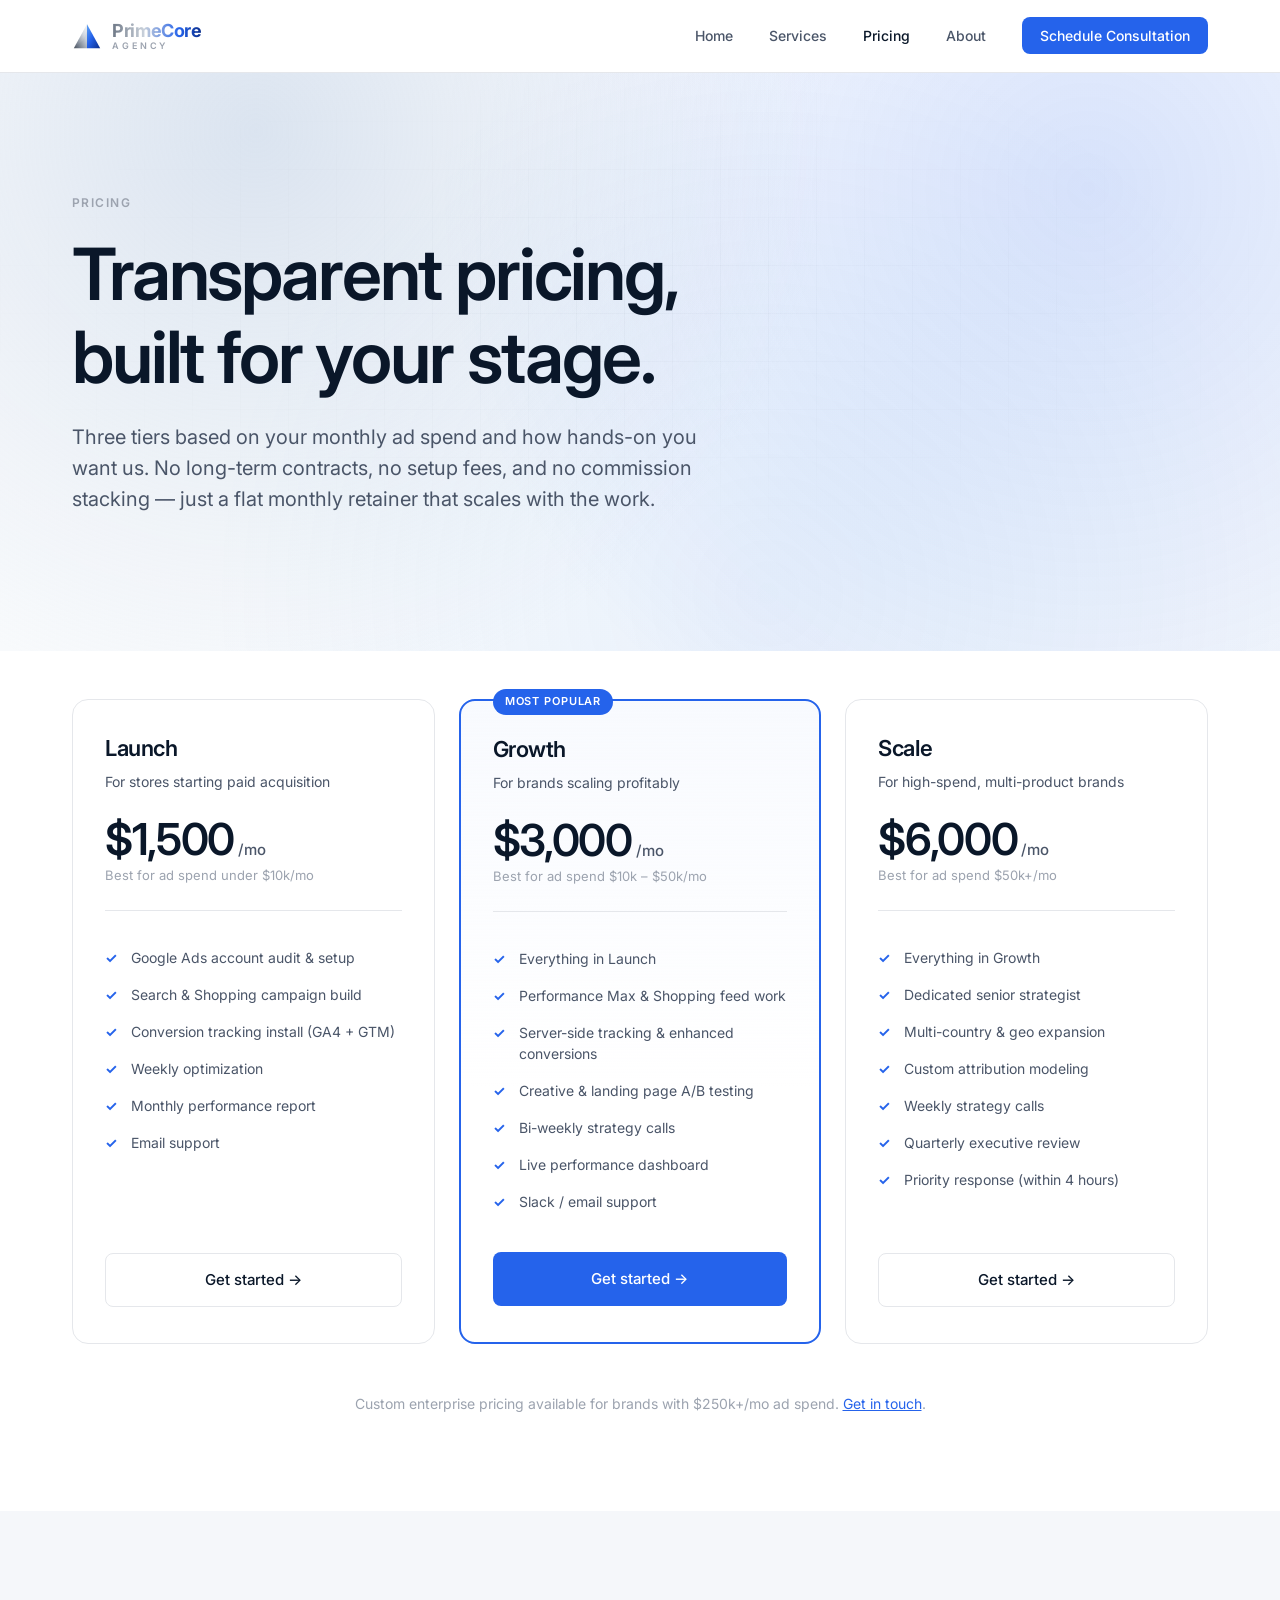
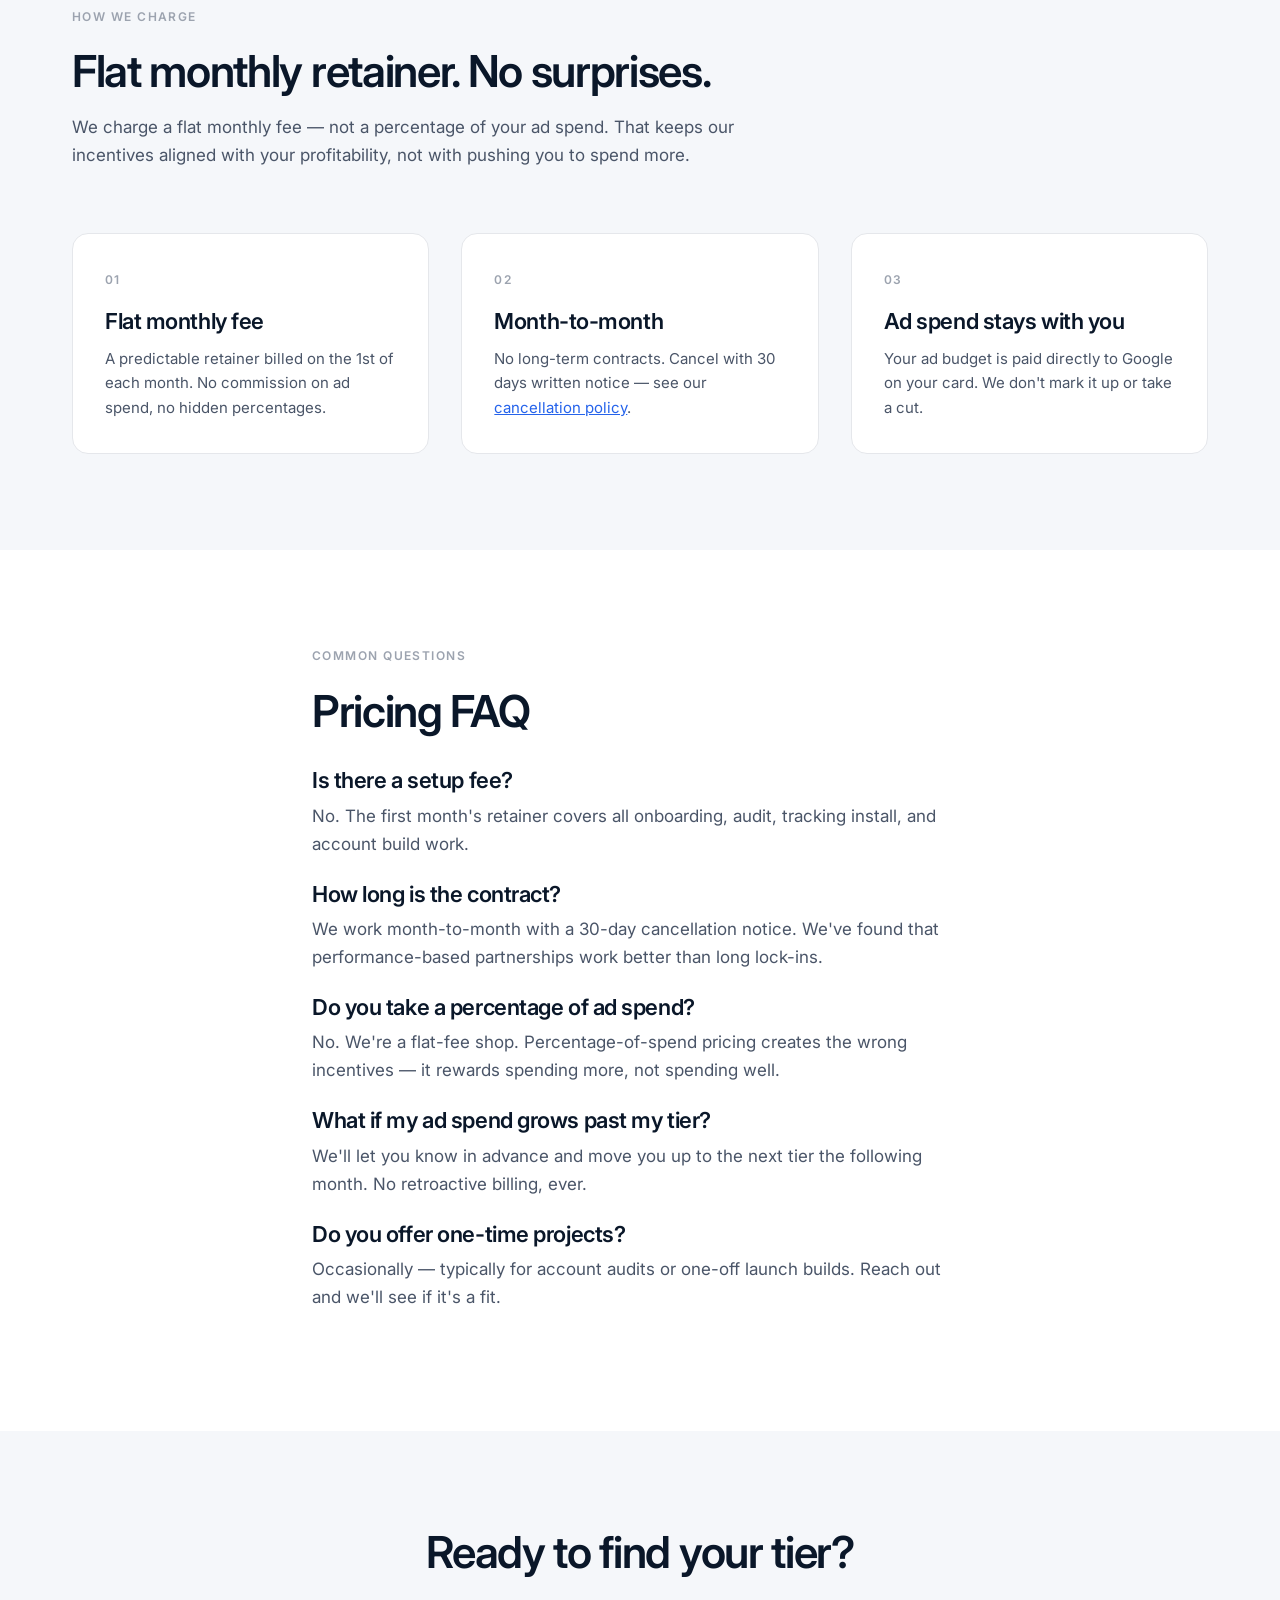
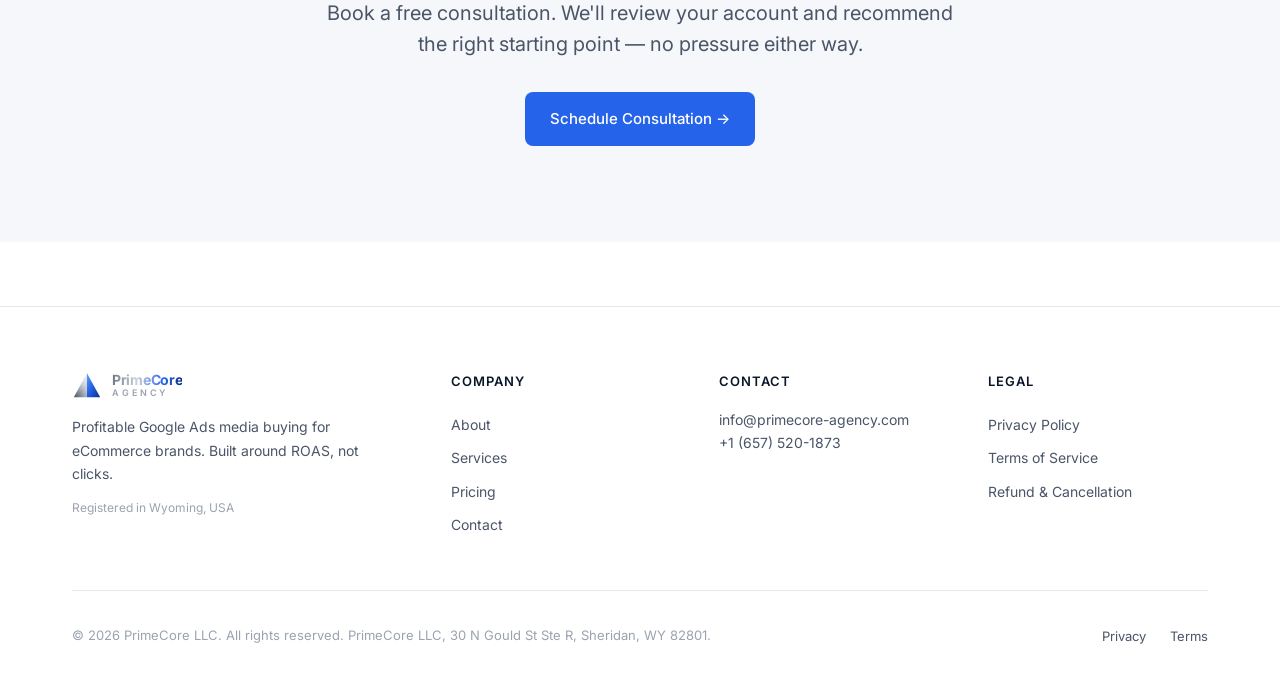
<file: pricing/index.html>
<!DOCTYPE html>
<html lang="en">
<head>
  <meta charset="UTF-8">
  <meta name="viewport" content="width=device-width, initial-scale=1.0">
  <title>Pricing — PrimeCore Agency</title>
  <meta name="description" content="Transparent Google Ads management pricing for eCommerce brands. Three tiers built around your ad spend and stage of growth.">
  <meta name="theme-color" content="#2563eb">
  <link rel="preconnect" href="https://fonts.googleapis.com">
  <link rel="preconnect" href="https://fonts.gstatic.com" crossorigin>
  <link href="https://fonts.googleapis.com/css2?family=Inter:wght@400;500;600;700&display=swap" rel="stylesheet">
  <link rel="stylesheet" href="/styles.css">
</head>
<body>

  <header class="site-header">
    <nav class="nav">
      <a href="/" class="brand">
        <span class="brand-mark"><img src="/logo-mark.svg" alt="PrimeCore"></span>
        <span class="brand-stack">
          <span class="brand-text">PrimeCore</span>
          <span class="brand-text-sub">Agency</span>
        </span>
      </a>
      <ul class="nav-links">
        <li><a href="/">Home</a></li>
        <li><a href="/services/">Services</a></li>
        <li><a href="/pricing/" class="active">Pricing</a></li>
        <li><a href="/about/">About</a></li>
        <li><a href="/contact/" class="nav-cta">Schedule Consultation</a></li>
      </ul>
    </nav>
  </header>

  <main>
    <section class="hero">
      <div class="container">
        <p class="eyebrow">Pricing</p>
        <h1>Transparent pricing,<br>built for your stage.</h1>
        <p class="lead">Three tiers based on your monthly ad spend and how hands-on you want us. No long-term contracts, no setup fees, and no commission stacking — just a flat monthly retainer that scales with the work.</p>
      </div>
    </section>

    <section style="padding-top: 0;">
      <div class="container">
        <div class="pricing">

          <div class="tier">
            <h3>Launch</h3>
            <p class="tier-tagline">For stores starting paid acquisition</p>
            <div class="tier-price">$1,500<span class="per"> /mo</span></div>
            <div class="tier-meta">Best for ad spend under $10k/mo</div>
            <ul class="tier-features">
              <li>Google Ads account audit &amp; setup</li>
              <li>Search &amp; Shopping campaign build</li>
              <li>Conversion tracking install (GA4 + GTM)</li>
              <li>Weekly optimization</li>
              <li>Monthly performance report</li>
              <li>Email support</li>
            </ul>
            <a href="/contact/" class="btn btn-secondary">Get started →</a>
          </div>

          <div class="tier featured">
            <span class="tier-badge">Most popular</span>
            <h3>Growth</h3>
            <p class="tier-tagline">For brands scaling profitably</p>
            <div class="tier-price">$3,000<span class="per"> /mo</span></div>
            <div class="tier-meta">Best for ad spend $10k – $50k/mo</div>
            <ul class="tier-features">
              <li>Everything in Launch</li>
              <li>Performance Max &amp; Shopping feed work</li>
              <li>Server-side tracking &amp; enhanced conversions</li>
              <li>Creative &amp; landing page A/B testing</li>
              <li>Bi-weekly strategy calls</li>
              <li>Live performance dashboard</li>
              <li>Slack / email support</li>
            </ul>
            <a href="/contact/" class="btn btn-primary">Get started →</a>
          </div>

          <div class="tier">
            <h3>Scale</h3>
            <p class="tier-tagline">For high-spend, multi-product brands</p>
            <div class="tier-price">$6,000<span class="per"> /mo</span></div>
            <div class="tier-meta">Best for ad spend $50k+/mo</div>
            <ul class="tier-features">
              <li>Everything in Growth</li>
              <li>Dedicated senior strategist</li>
              <li>Multi-country &amp; geo expansion</li>
              <li>Custom attribution modeling</li>
              <li>Weekly strategy calls</li>
              <li>Quarterly executive review</li>
              <li>Priority response (within 4 hours)</li>
            </ul>
            <a href="/contact/" class="btn btn-secondary">Get started →</a>
          </div>

        </div>

        <p style="text-align:center; margin-top: 48px; font-size: 14px; color: var(--color-ink-muted);">
          Custom enterprise pricing available for brands with $250k+/mo ad spend. <a href="/contact/" style="color: var(--color-accent); text-decoration: underline;">Get in touch</a>.
        </p>
      </div>
    </section>

    <!-- How we charge -->
    <section class="section-alt">
      <div class="container">
        <div class="section-head">
          <p class="eyebrow">How we charge</p>
          <h2>Flat monthly retainer. No surprises.</h2>
          <p>We charge a flat monthly fee — not a percentage of your ad spend. That keeps our incentives aligned with your profitability, not with pushing you to spend more.</p>
        </div>

        <div class="grid grid-3">
          <div class="card">
            <span class="card-num">01</span>
            <h3>Flat monthly fee</h3>
            <p>A predictable retainer billed on the 1st of each month. No commission on ad spend, no hidden percentages.</p>
          </div>
          <div class="card">
            <span class="card-num">02</span>
            <h3>Month-to-month</h3>
            <p>No long-term contracts. Cancel with 30 days written notice — see our <a href="/refund/" style="color: var(--color-accent); text-decoration: underline;">cancellation policy</a>.</p>
          </div>
          <div class="card">
            <span class="card-num">03</span>
            <h3>Ad spend stays with you</h3>
            <p>Your ad budget is paid directly to Google on your card. We don't mark it up or take a cut.</p>
          </div>
        </div>
      </div>
    </section>

    <!-- FAQ -->
    <section>
      <div class="container-narrow">
        <p class="eyebrow">Common questions</p>
        <h2 style="margin-bottom: 32px;">Pricing FAQ</h2>

        <h3 style="margin-bottom: 8px;">Is there a setup fee?</h3>
        <p style="margin-bottom: 24px;">No. The first month's retainer covers all onboarding, audit, tracking install, and account build work.</p>

        <h3 style="margin-bottom: 8px;">How long is the contract?</h3>
        <p style="margin-bottom: 24px;">We work month-to-month with a 30-day cancellation notice. We've found that performance-based partnerships work better than long lock-ins.</p>

        <h3 style="margin-bottom: 8px;">Do you take a percentage of ad spend?</h3>
        <p style="margin-bottom: 24px;">No. We're a flat-fee shop. Percentage-of-spend pricing creates the wrong incentives — it rewards spending more, not spending well.</p>

        <h3 style="margin-bottom: 8px;">What if my ad spend grows past my tier?</h3>
        <p style="margin-bottom: 24px;">We'll let you know in advance and move you up to the next tier the following month. No retroactive billing, ever.</p>

        <h3 style="margin-bottom: 8px;">Do you offer one-time projects?</h3>
        <p style="margin-bottom: 24px;">Occasionally — typically for account audits or one-off launch builds. Reach out and we'll see if it's a fit.</p>
      </div>
    </section>

    <section class="section-alt">
      <div class="container-narrow" style="text-align:center;">
        <h2 style="margin-bottom: 20px;">Ready to find your tier?</h2>
        <p class="lead" style="margin-bottom: 32px;">Book a free consultation. We'll review your account and recommend the right starting point — no pressure either way.</p>
        <a href="/contact/" class="btn btn-primary">Schedule Consultation →</a>
      </div>
    </section>
  </main>

  <footer class="site-footer">
    <div class="container">
      <div class="footer-top">
        <div class="footer-col footer-brand">
          <a href="/" class="brand">
            <span class="brand-mark"><img src="/logo-mark.svg" alt="PrimeCore"></span>
            <span class="brand-stack">
              <span class="brand-text">PrimeCore</span>
              <span class="brand-text-sub">Agency</span>
            </span>
          </a>
          <p>Profitable Google Ads media buying for eCommerce brands. Built around ROAS, not clicks.</p>
          <p style="font-size: 12px; color: var(--color-ink-muted); margin-top: 12px;">Registered in Wyoming, USA</p>
        </div>
        <div class="footer-col">
          <h5>Company</h5>
          <ul>
            <li><a href="/about/">About</a></li>
            <li><a href="/services/">Services</a></li>
            <li><a href="/pricing/">Pricing</a></li>
            <li><a href="/contact/">Contact</a></li>
          </ul>
        </div>
        <div class="footer-col">
          <h5>Contact</h5>
          <p><a href="mailto:info@primecore-agency.com">info@primecore-agency.com</a></p>
          <p><a href="tel:+16575201873">+1 (657) 520-1873</a></p>
        </div>
        <div class="footer-col">
          <h5>Legal</h5>
          <ul>
            <li><a href="/privacy/">Privacy Policy</a></li>
            <li><a href="/terms/">Terms of Service</a></li>
            <li><a href="/refund/">Refund &amp; Cancellation</a></li>
          </ul>
        </div>
      </div>
      <div class="footer-inner">
        <small>© 2026 PrimeCore LLC. All rights reserved. PrimeCore LLC, 30 N Gould St Ste R, Sheridan, WY 82801.</small>
        <ul class="footer-links">
          <li><a href="/privacy/">Privacy</a></li>
          <li><a href="/terms/">Terms</a></li>
        </ul>
      </div>
    </div>
  </footer>

</body>
</html>
</file>
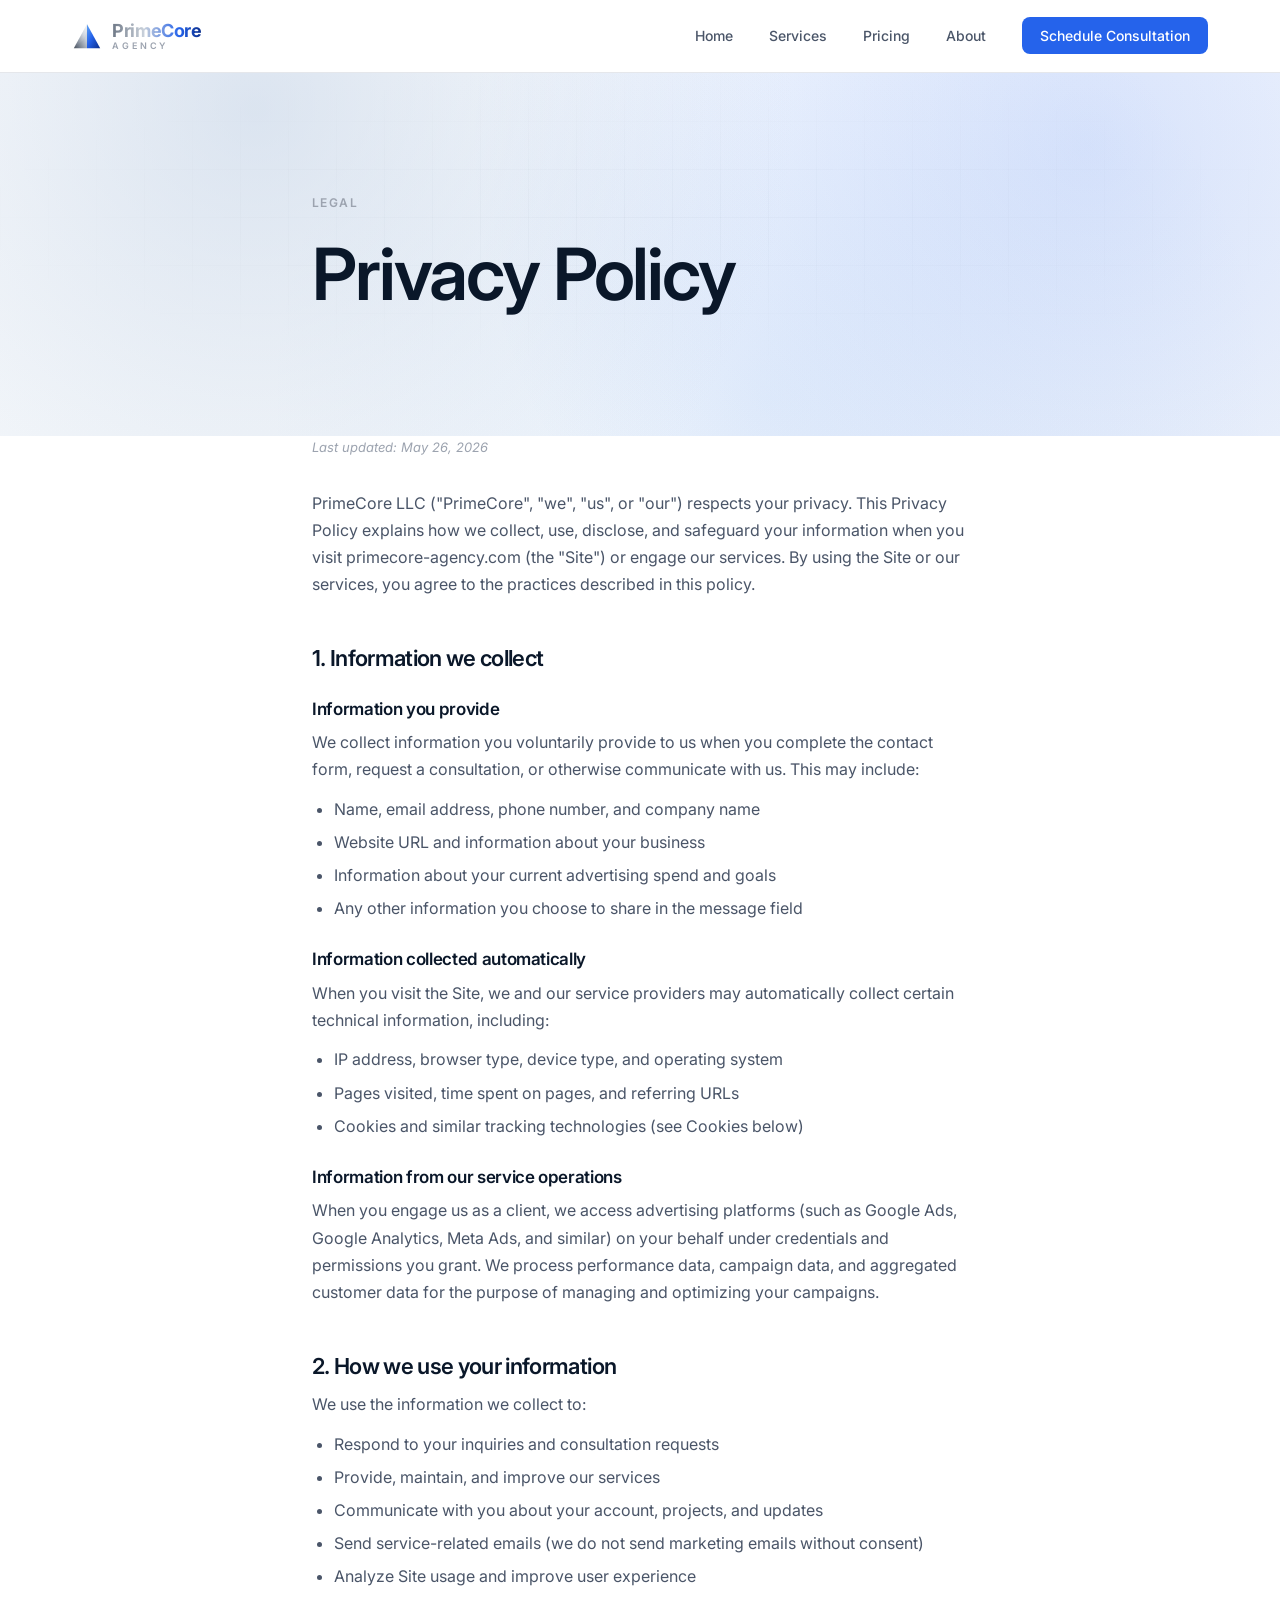
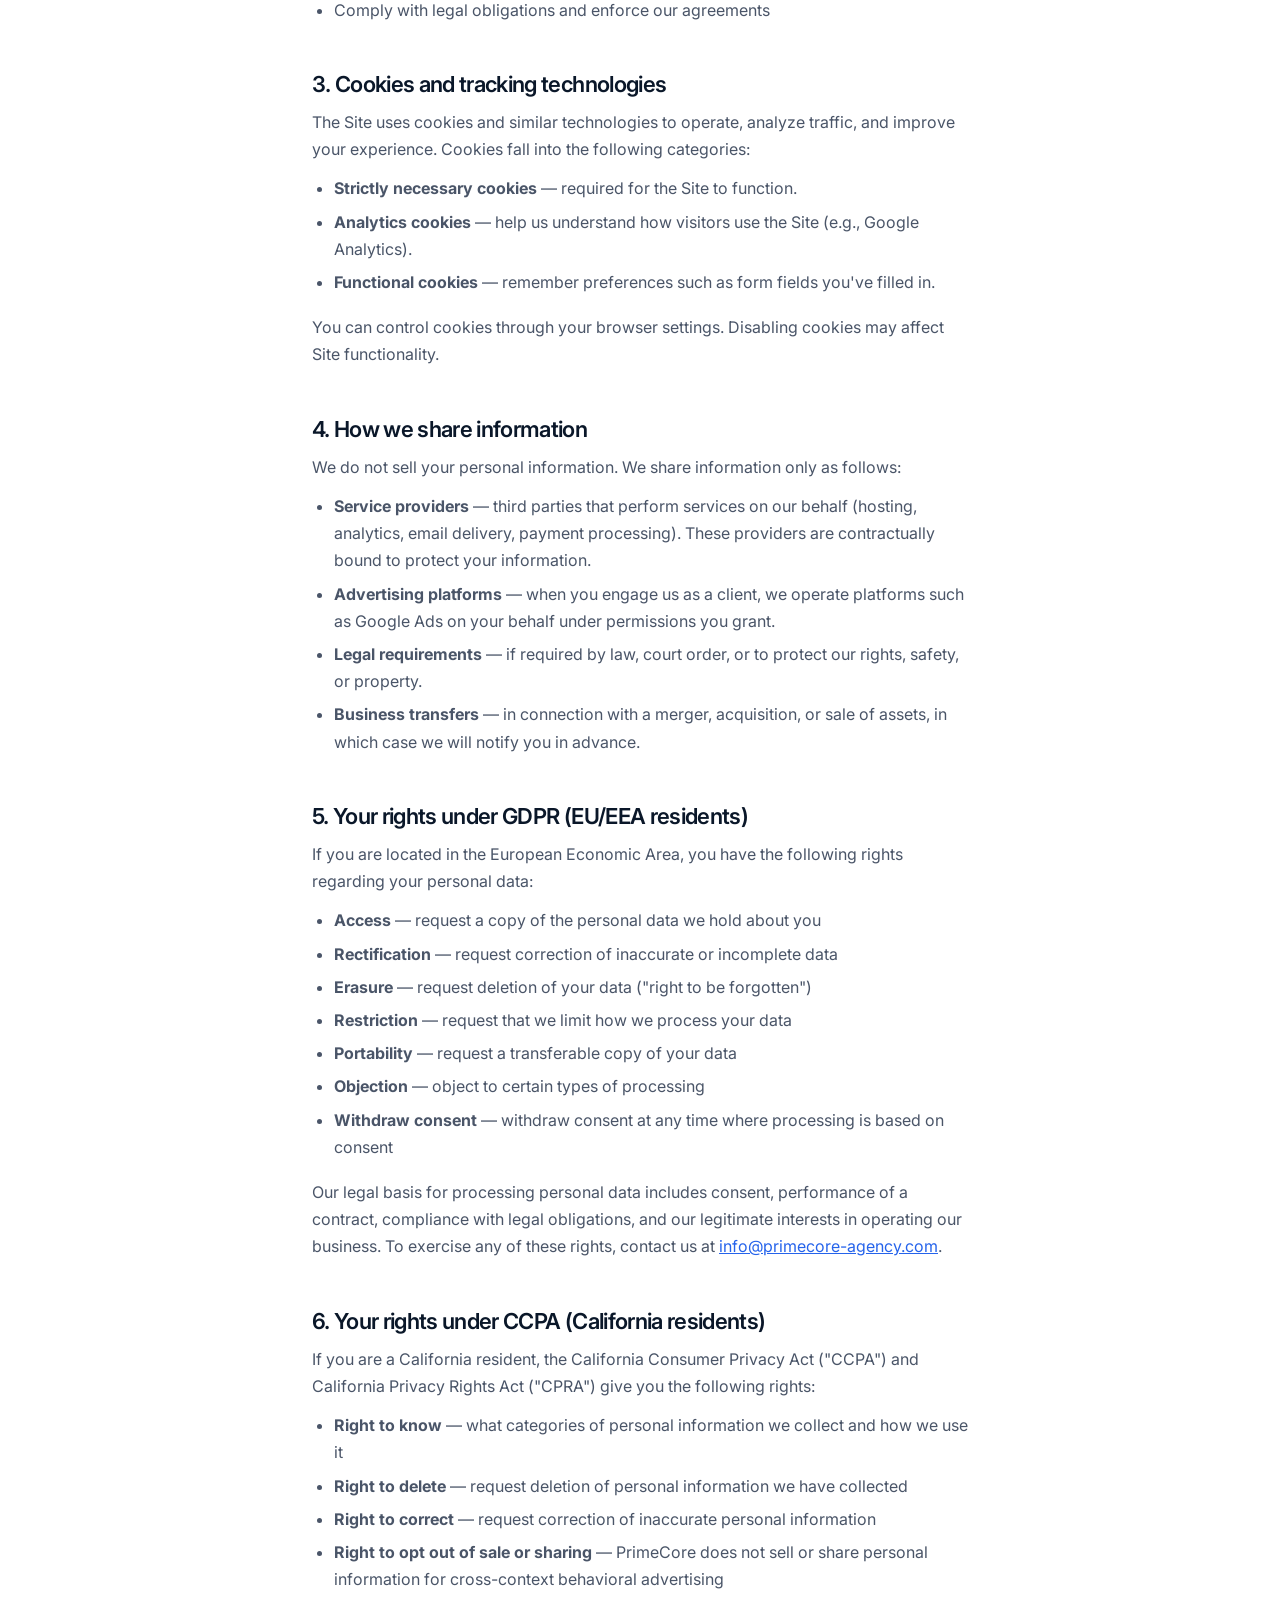
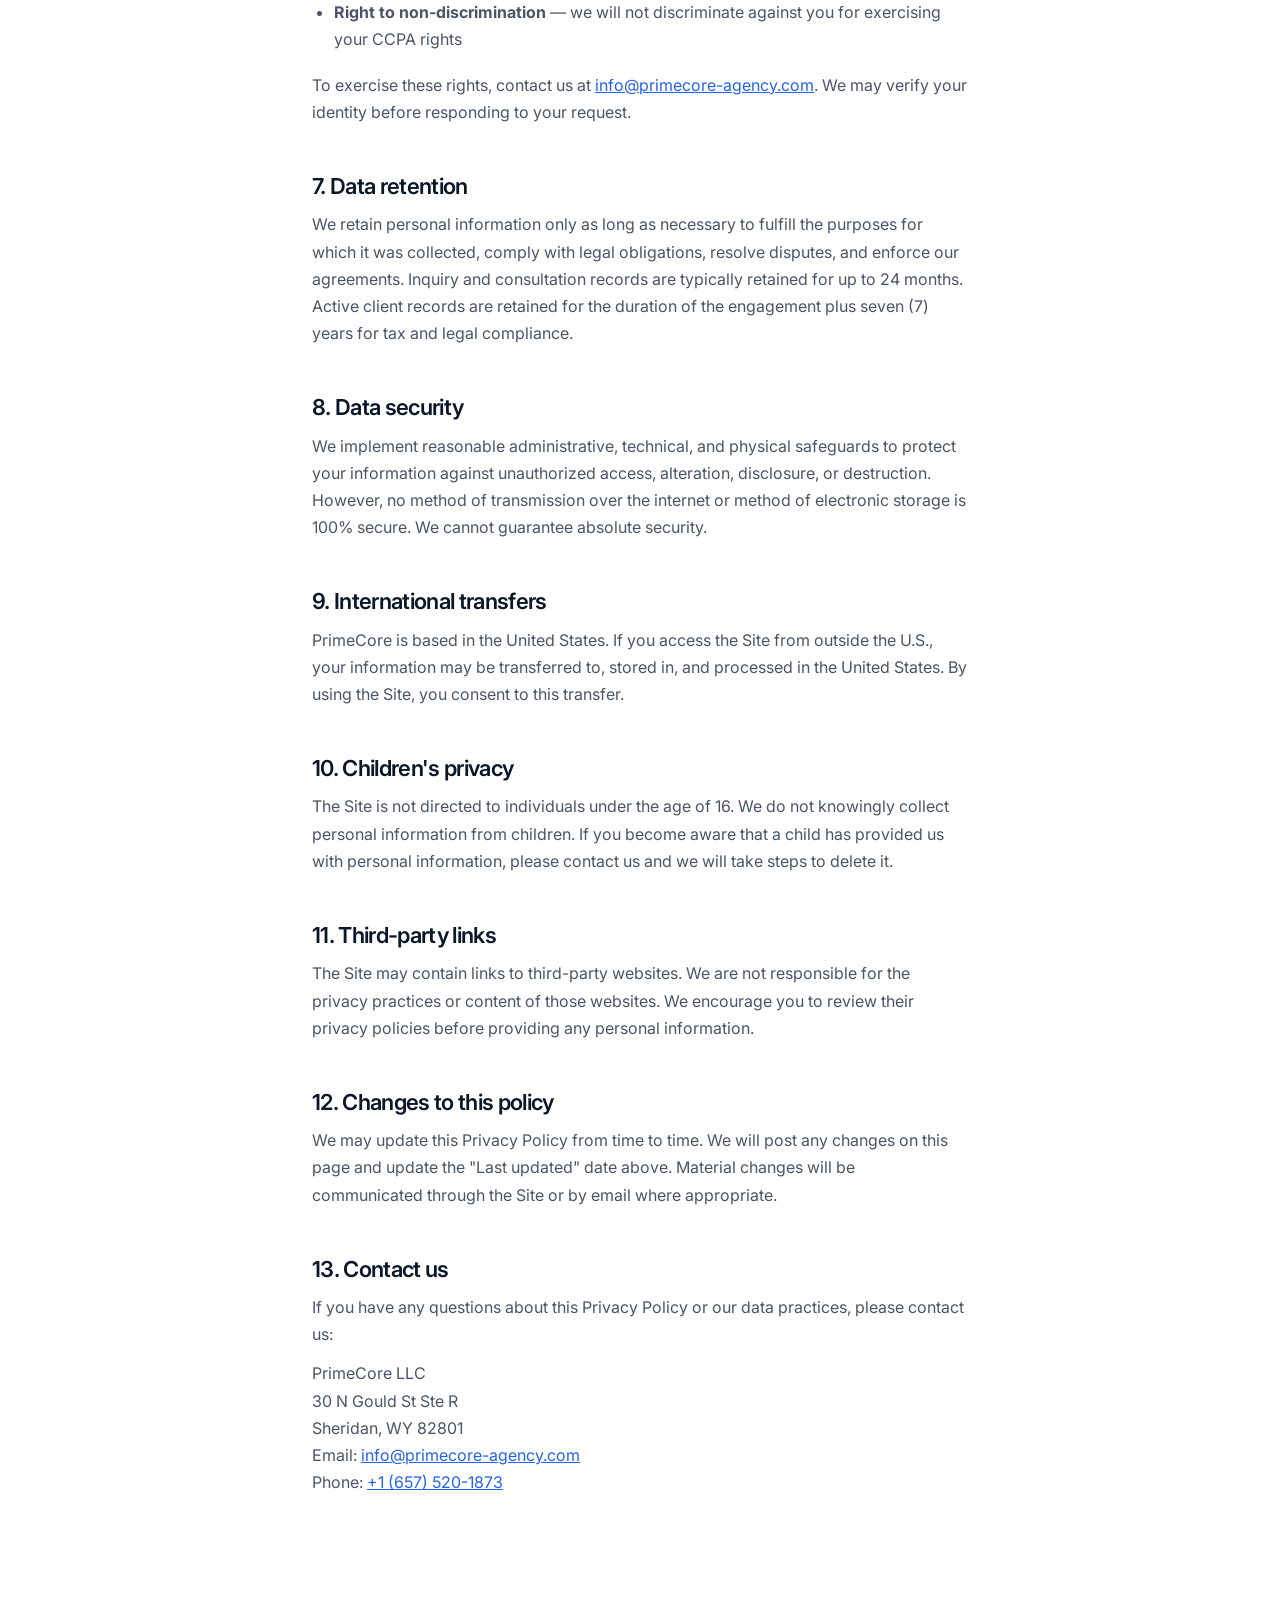
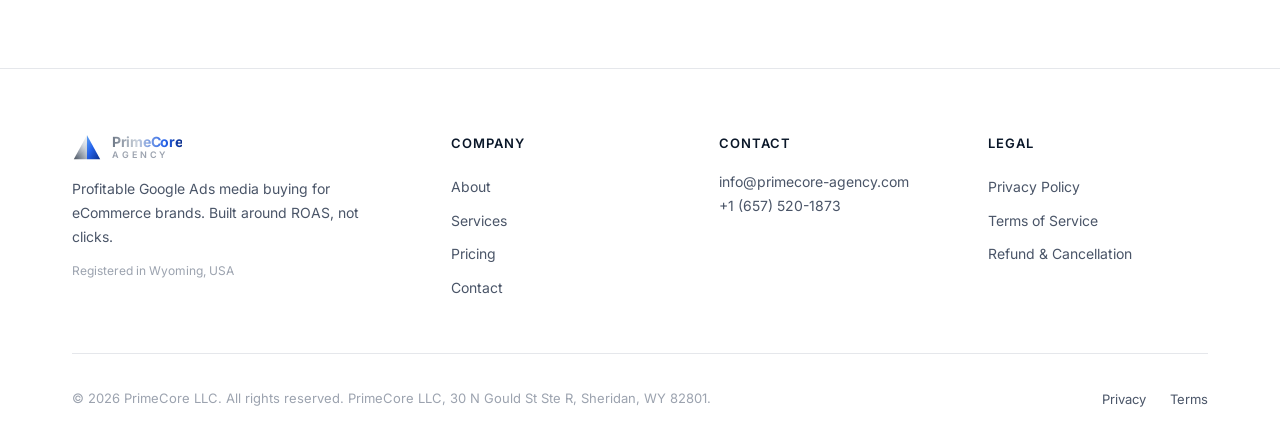
<file: privacy/index.html>
<!DOCTYPE html>
<html lang="en">
<head>
  <meta charset="UTF-8">
  <meta name="viewport" content="width=device-width, initial-scale=1.0">
  <title>Privacy Policy — PrimeCore Agency</title>
  <meta name="description" content="How PrimeCore LLC collects, uses, and protects your personal information.">
  <meta name="theme-color" content="#2563eb">
  <link rel="preconnect" href="https://fonts.googleapis.com">
  <link rel="preconnect" href="https://fonts.gstatic.com" crossorigin>
  <link href="https://fonts.googleapis.com/css2?family=Inter:wght@400;500;600;700&display=swap" rel="stylesheet">
  <link rel="stylesheet" href="/styles.css">
</head>
<body>

  <header class="site-header">
    <nav class="nav">
      <a href="/" class="brand">
        <span class="brand-mark"><img src="/logo-mark.svg" alt="PrimeCore"></span>
        <span class="brand-stack">
          <span class="brand-text">PrimeCore</span>
          <span class="brand-text-sub">Agency</span>
        </span>
      </a>
      <ul class="nav-links">
        <li><a href="/">Home</a></li>
        <li><a href="/services/">Services</a></li>
        <li><a href="/pricing/">Pricing</a></li>
        <li><a href="/about/">About</a></li>
        <li><a href="/contact/" class="nav-cta">Schedule Consultation</a></li>
      </ul>
    </nav>
  </header>

  <main>
    <section class="hero">
      <div class="container-narrow">
        <p class="eyebrow">Legal</p>
        <h1>Privacy Policy</h1>
      </div>
    </section>

    <section class="legal-page" style="padding-top: 0;">
      <div class="container-narrow">
        <p class="last-updated">Last updated: May 26, 2026</p>

        <p>PrimeCore LLC ("PrimeCore", "we", "us", or "our") respects your privacy. This Privacy Policy explains how we collect, use, disclose, and safeguard your information when you visit primecore-agency.com (the "Site") or engage our services. By using the Site or our services, you agree to the practices described in this policy.</p>

        <h2>1. Information we collect</h2>

        <h3>Information you provide</h3>
        <p>We collect information you voluntarily provide to us when you complete the contact form, request a consultation, or otherwise communicate with us. This may include:</p>
        <ul>
          <li>Name, email address, phone number, and company name</li>
          <li>Website URL and information about your business</li>
          <li>Information about your current advertising spend and goals</li>
          <li>Any other information you choose to share in the message field</li>
        </ul>

        <h3>Information collected automatically</h3>
        <p>When you visit the Site, we and our service providers may automatically collect certain technical information, including:</p>
        <ul>
          <li>IP address, browser type, device type, and operating system</li>
          <li>Pages visited, time spent on pages, and referring URLs</li>
          <li>Cookies and similar tracking technologies (see Cookies below)</li>
        </ul>

        <h3>Information from our service operations</h3>
        <p>When you engage us as a client, we access advertising platforms (such as Google Ads, Google Analytics, Meta Ads, and similar) on your behalf under credentials and permissions you grant. We process performance data, campaign data, and aggregated customer data for the purpose of managing and optimizing your campaigns.</p>

        <h2>2. How we use your information</h2>
        <p>We use the information we collect to:</p>
        <ul>
          <li>Respond to your inquiries and consultation requests</li>
          <li>Provide, maintain, and improve our services</li>
          <li>Communicate with you about your account, projects, and updates</li>
          <li>Send service-related emails (we do not send marketing emails without consent)</li>
          <li>Analyze Site usage and improve user experience</li>
          <li>Comply with legal obligations and enforce our agreements</li>
        </ul>

        <h2>3. Cookies and tracking technologies</h2>
        <p>The Site uses cookies and similar technologies to operate, analyze traffic, and improve your experience. Cookies fall into the following categories:</p>
        <ul>
          <li><strong>Strictly necessary cookies</strong> — required for the Site to function.</li>
          <li><strong>Analytics cookies</strong> — help us understand how visitors use the Site (e.g., Google Analytics).</li>
          <li><strong>Functional cookies</strong> — remember preferences such as form fields you've filled in.</li>
        </ul>
        <p>You can control cookies through your browser settings. Disabling cookies may affect Site functionality.</p>

        <h2>4. How we share information</h2>
        <p>We do not sell your personal information. We share information only as follows:</p>
        <ul>
          <li><strong>Service providers</strong> — third parties that perform services on our behalf (hosting, analytics, email delivery, payment processing). These providers are contractually bound to protect your information.</li>
          <li><strong>Advertising platforms</strong> — when you engage us as a client, we operate platforms such as Google Ads on your behalf under permissions you grant.</li>
          <li><strong>Legal requirements</strong> — if required by law, court order, or to protect our rights, safety, or property.</li>
          <li><strong>Business transfers</strong> — in connection with a merger, acquisition, or sale of assets, in which case we will notify you in advance.</li>
        </ul>

        <h2>5. Your rights under GDPR (EU/EEA residents)</h2>
        <p>If you are located in the European Economic Area, you have the following rights regarding your personal data:</p>
        <ul>
          <li><strong>Access</strong> — request a copy of the personal data we hold about you</li>
          <li><strong>Rectification</strong> — request correction of inaccurate or incomplete data</li>
          <li><strong>Erasure</strong> — request deletion of your data ("right to be forgotten")</li>
          <li><strong>Restriction</strong> — request that we limit how we process your data</li>
          <li><strong>Portability</strong> — request a transferable copy of your data</li>
          <li><strong>Objection</strong> — object to certain types of processing</li>
          <li><strong>Withdraw consent</strong> — withdraw consent at any time where processing is based on consent</li>
        </ul>
        <p>Our legal basis for processing personal data includes consent, performance of a contract, compliance with legal obligations, and our legitimate interests in operating our business. To exercise any of these rights, contact us at <a href="mailto:info@primecore-agency.com" style="color: var(--color-accent); text-decoration: underline;">info@primecore-agency.com</a>.</p>

        <h2>6. Your rights under CCPA (California residents)</h2>
        <p>If you are a California resident, the California Consumer Privacy Act ("CCPA") and California Privacy Rights Act ("CPRA") give you the following rights:</p>
        <ul>
          <li><strong>Right to know</strong> — what categories of personal information we collect and how we use it</li>
          <li><strong>Right to delete</strong> — request deletion of personal information we have collected</li>
          <li><strong>Right to correct</strong> — request correction of inaccurate personal information</li>
          <li><strong>Right to opt out of sale or sharing</strong> — PrimeCore does not sell or share personal information for cross-context behavioral advertising</li>
          <li><strong>Right to non-discrimination</strong> — we will not discriminate against you for exercising your CCPA rights</li>
        </ul>
        <p>To exercise these rights, contact us at <a href="mailto:info@primecore-agency.com" style="color: var(--color-accent); text-decoration: underline;">info@primecore-agency.com</a>. We may verify your identity before responding to your request.</p>

        <h2>7. Data retention</h2>
        <p>We retain personal information only as long as necessary to fulfill the purposes for which it was collected, comply with legal obligations, resolve disputes, and enforce our agreements. Inquiry and consultation records are typically retained for up to 24 months. Active client records are retained for the duration of the engagement plus seven (7) years for tax and legal compliance.</p>

        <h2>8. Data security</h2>
        <p>We implement reasonable administrative, technical, and physical safeguards to protect your information against unauthorized access, alteration, disclosure, or destruction. However, no method of transmission over the internet or method of electronic storage is 100% secure. We cannot guarantee absolute security.</p>

        <h2>9. International transfers</h2>
        <p>PrimeCore is based in the United States. If you access the Site from outside the U.S., your information may be transferred to, stored in, and processed in the United States. By using the Site, you consent to this transfer.</p>

        <h2>10. Children's privacy</h2>
        <p>The Site is not directed to individuals under the age of 16. We do not knowingly collect personal information from children. If you become aware that a child has provided us with personal information, please contact us and we will take steps to delete it.</p>

        <h2>11. Third-party links</h2>
        <p>The Site may contain links to third-party websites. We are not responsible for the privacy practices or content of those websites. We encourage you to review their privacy policies before providing any personal information.</p>

        <h2>12. Changes to this policy</h2>
        <p>We may update this Privacy Policy from time to time. We will post any changes on this page and update the "Last updated" date above. Material changes will be communicated through the Site or by email where appropriate.</p>

        <h2>13. Contact us</h2>
        <p>If you have any questions about this Privacy Policy or our data practices, please contact us:</p>
        <p>
          PrimeCore LLC<br>
          30 N Gould St Ste R<br>
          Sheridan, WY 82801<br>
          Email: <a href="mailto:info@primecore-agency.com" style="color: var(--color-accent); text-decoration: underline;">info@primecore-agency.com</a><br>
          Phone: <a href="tel:+16575201873" style="color: var(--color-accent); text-decoration: underline;">+1 (657) 520-1873</a>
        </p>
      </div>
    </section>
  </main>

  <footer class="site-footer">
    <div class="container">
      <div class="footer-top">
        <div class="footer-col footer-brand">
          <a href="/" class="brand">
            <span class="brand-mark"><img src="/logo-mark.svg" alt="PrimeCore"></span>
            <span class="brand-stack">
              <span class="brand-text">PrimeCore</span>
              <span class="brand-text-sub">Agency</span>
            </span>
          </a>
          <p>Profitable Google Ads media buying for eCommerce brands. Built around ROAS, not clicks.</p>
          <p style="font-size: 12px; color: var(--color-ink-muted); margin-top: 12px;">Registered in Wyoming, USA</p>
        </div>
        <div class="footer-col">
          <h5>Company</h5>
          <ul>
            <li><a href="/about/">About</a></li>
            <li><a href="/services/">Services</a></li>
            <li><a href="/pricing/">Pricing</a></li>
            <li><a href="/contact/">Contact</a></li>
          </ul>
        </div>
        <div class="footer-col">
          <h5>Contact</h5>
          <p><a href="mailto:info@primecore-agency.com">info@primecore-agency.com</a></p>
          <p><a href="tel:+16575201873">+1 (657) 520-1873</a></p>
        </div>
        <div class="footer-col">
          <h5>Legal</h5>
          <ul>
            <li><a href="/privacy/">Privacy Policy</a></li>
            <li><a href="/terms/">Terms of Service</a></li>
            <li><a href="/refund/">Refund &amp; Cancellation</a></li>
          </ul>
        </div>
      </div>
      <div class="footer-inner">
        <small>© 2026 PrimeCore LLC. All rights reserved. PrimeCore LLC, 30 N Gould St Ste R, Sheridan, WY 82801.</small>
        <ul class="footer-links">
          <li><a href="/privacy/">Privacy</a></li>
          <li><a href="/terms/">Terms</a></li>
        </ul>
      </div>
    </div>
  </footer>

</body>
</html>
</file>
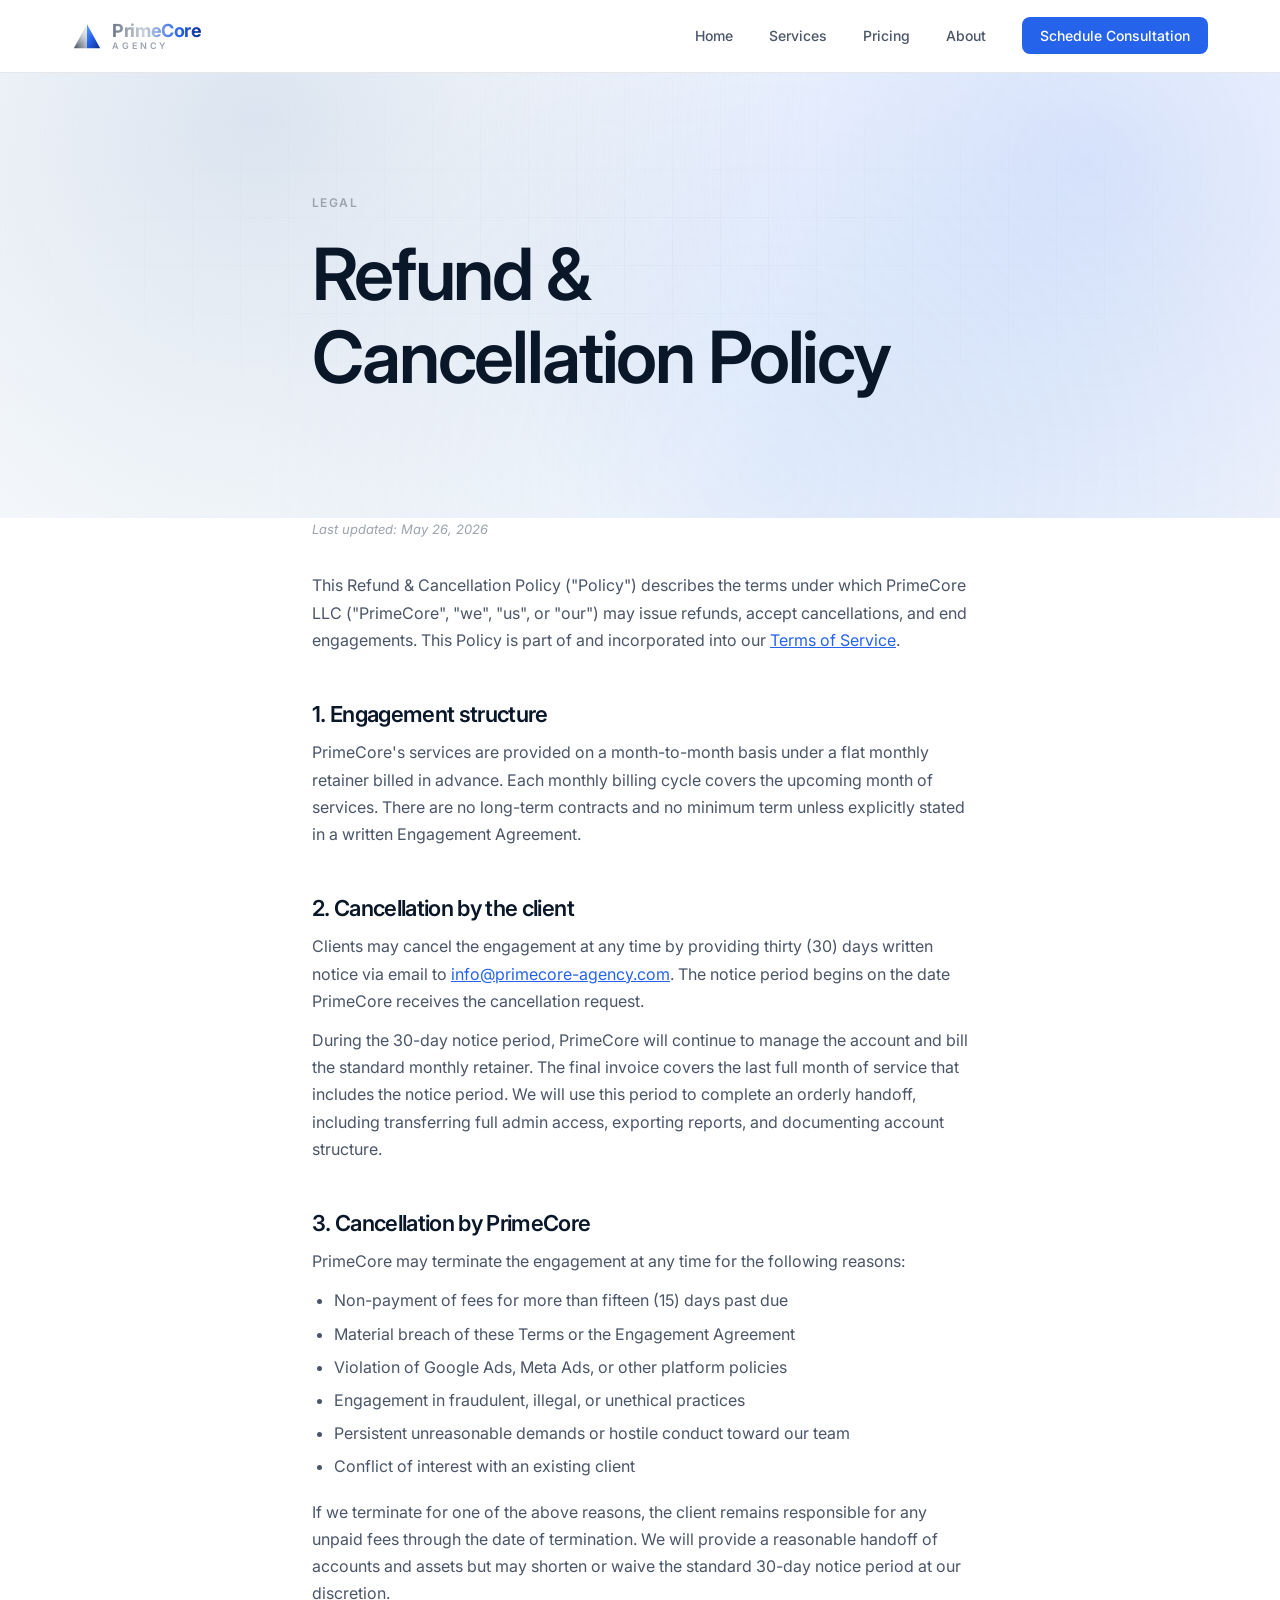
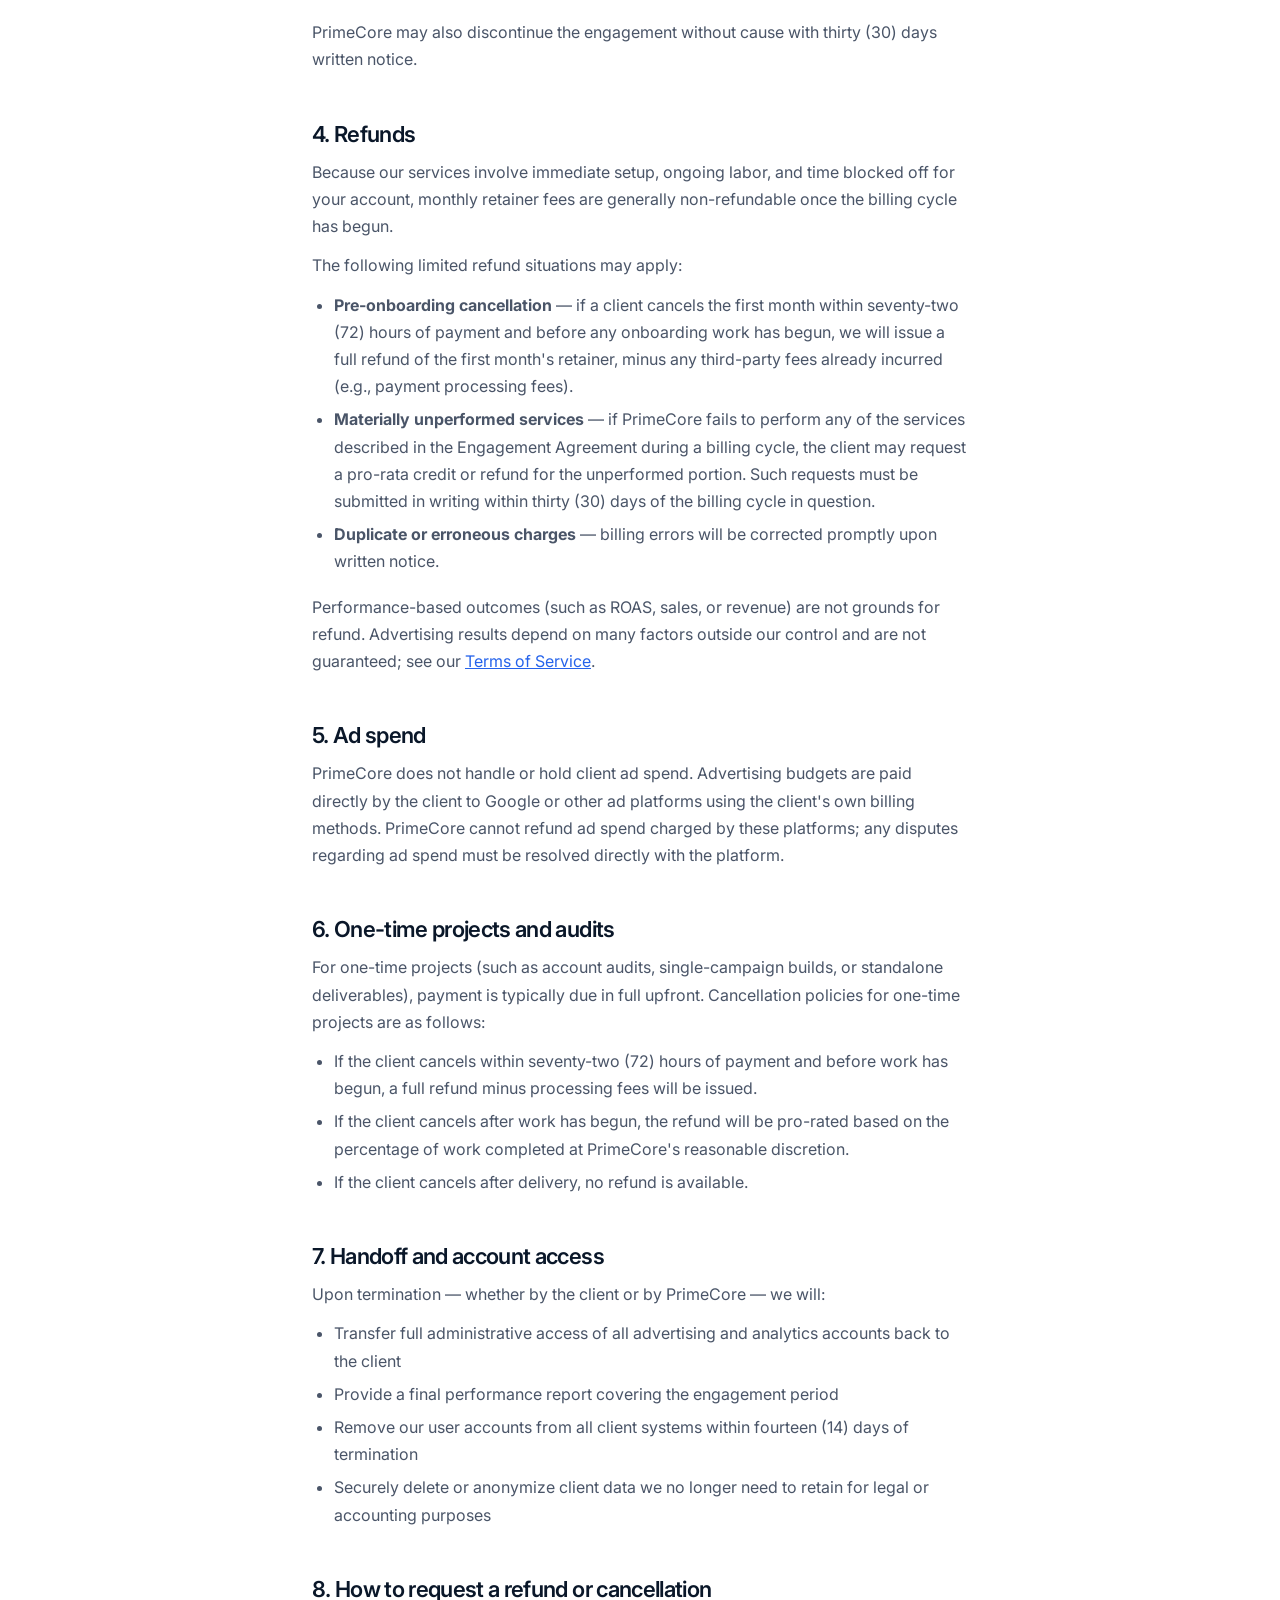
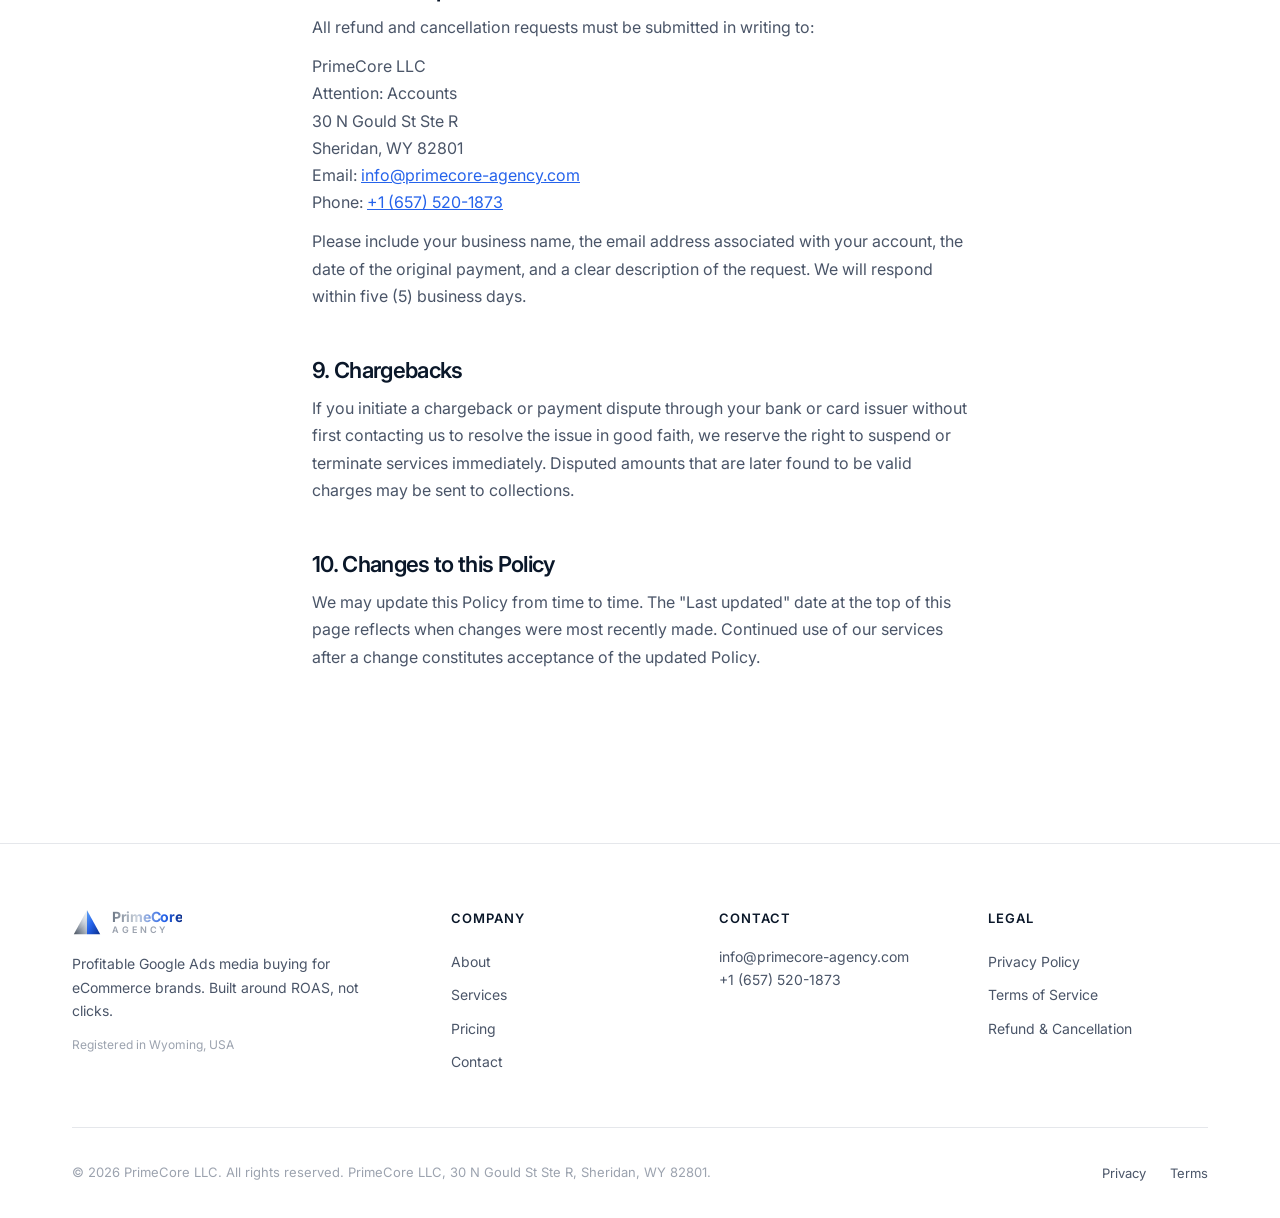
<file: refund/index.html>
<!DOCTYPE html>
<html lang="en">
<head>
  <meta charset="UTF-8">
  <meta name="viewport" content="width=device-width, initial-scale=1.0">
  <title>Refund &amp; Cancellation Policy — PrimeCore Agency</title>
  <meta name="description" content="PrimeCore LLC's refund and cancellation policy for clients.">
  <meta name="theme-color" content="#2563eb">
  <link rel="preconnect" href="https://fonts.googleapis.com">
  <link rel="preconnect" href="https://fonts.gstatic.com" crossorigin>
  <link href="https://fonts.googleapis.com/css2?family=Inter:wght@400;500;600;700&display=swap" rel="stylesheet">
  <link rel="stylesheet" href="/styles.css">
</head>
<body>

  <header class="site-header">
    <nav class="nav">
      <a href="/" class="brand">
        <span class="brand-mark"><img src="/logo-mark.svg" alt="PrimeCore"></span>
        <span class="brand-stack">
          <span class="brand-text">PrimeCore</span>
          <span class="brand-text-sub">Agency</span>
        </span>
      </a>
      <ul class="nav-links">
        <li><a href="/">Home</a></li>
        <li><a href="/services/">Services</a></li>
        <li><a href="/pricing/">Pricing</a></li>
        <li><a href="/about/">About</a></li>
        <li><a href="/contact/" class="nav-cta">Schedule Consultation</a></li>
      </ul>
    </nav>
  </header>

  <main>
    <section class="hero">
      <div class="container-narrow">
        <p class="eyebrow">Legal</p>
        <h1>Refund &amp; Cancellation Policy</h1>
      </div>
    </section>

    <section class="legal-page" style="padding-top: 0;">
      <div class="container-narrow">
        <p class="last-updated">Last updated: May 26, 2026</p>

        <p>This Refund &amp; Cancellation Policy ("Policy") describes the terms under which PrimeCore LLC ("PrimeCore", "we", "us", or "our") may issue refunds, accept cancellations, and end engagements. This Policy is part of and incorporated into our <a href="/terms/" style="color: var(--color-accent); text-decoration: underline;">Terms of Service</a>.</p>

        <h2>1. Engagement structure</h2>
        <p>PrimeCore's services are provided on a month-to-month basis under a flat monthly retainer billed in advance. Each monthly billing cycle covers the upcoming month of services. There are no long-term contracts and no minimum term unless explicitly stated in a written Engagement Agreement.</p>

        <h2>2. Cancellation by the client</h2>
        <p>Clients may cancel the engagement at any time by providing thirty (30) days written notice via email to <a href="mailto:info@primecore-agency.com" style="color: var(--color-accent); text-decoration: underline;">info@primecore-agency.com</a>. The notice period begins on the date PrimeCore receives the cancellation request.</p>
        <p>During the 30-day notice period, PrimeCore will continue to manage the account and bill the standard monthly retainer. The final invoice covers the last full month of service that includes the notice period. We will use this period to complete an orderly handoff, including transferring full admin access, exporting reports, and documenting account structure.</p>

        <h2>3. Cancellation by PrimeCore</h2>
        <p>PrimeCore may terminate the engagement at any time for the following reasons:</p>
        <ul>
          <li>Non-payment of fees for more than fifteen (15) days past due</li>
          <li>Material breach of these Terms or the Engagement Agreement</li>
          <li>Violation of Google Ads, Meta Ads, or other platform policies</li>
          <li>Engagement in fraudulent, illegal, or unethical practices</li>
          <li>Persistent unreasonable demands or hostile conduct toward our team</li>
          <li>Conflict of interest with an existing client</li>
        </ul>
        <p>If we terminate for one of the above reasons, the client remains responsible for any unpaid fees through the date of termination. We will provide a reasonable handoff of accounts and assets but may shorten or waive the standard 30-day notice period at our discretion.</p>
        <p>PrimeCore may also discontinue the engagement without cause with thirty (30) days written notice.</p>

        <h2>4. Refunds</h2>
        <p>Because our services involve immediate setup, ongoing labor, and time blocked off for your account, monthly retainer fees are generally non-refundable once the billing cycle has begun.</p>
        <p>The following limited refund situations may apply:</p>
        <ul>
          <li><strong>Pre-onboarding cancellation</strong> — if a client cancels the first month within seventy-two (72) hours of payment and before any onboarding work has begun, we will issue a full refund of the first month's retainer, minus any third-party fees already incurred (e.g., payment processing fees).</li>
          <li><strong>Materially unperformed services</strong> — if PrimeCore fails to perform any of the services described in the Engagement Agreement during a billing cycle, the client may request a pro-rata credit or refund for the unperformed portion. Such requests must be submitted in writing within thirty (30) days of the billing cycle in question.</li>
          <li><strong>Duplicate or erroneous charges</strong> — billing errors will be corrected promptly upon written notice.</li>
        </ul>
        <p>Performance-based outcomes (such as ROAS, sales, or revenue) are not grounds for refund. Advertising results depend on many factors outside our control and are not guaranteed; see our <a href="terms.html#" style="color: var(--color-accent); text-decoration: underline;">Terms of Service</a>.</p>

        <h2>5. Ad spend</h2>
        <p>PrimeCore does not handle or hold client ad spend. Advertising budgets are paid directly by the client to Google or other ad platforms using the client's own billing methods. PrimeCore cannot refund ad spend charged by these platforms; any disputes regarding ad spend must be resolved directly with the platform.</p>

        <h2>6. One-time projects and audits</h2>
        <p>For one-time projects (such as account audits, single-campaign builds, or standalone deliverables), payment is typically due in full upfront. Cancellation policies for one-time projects are as follows:</p>
        <ul>
          <li>If the client cancels within seventy-two (72) hours of payment and before work has begun, a full refund minus processing fees will be issued.</li>
          <li>If the client cancels after work has begun, the refund will be pro-rated based on the percentage of work completed at PrimeCore's reasonable discretion.</li>
          <li>If the client cancels after delivery, no refund is available.</li>
        </ul>

        <h2>7. Handoff and account access</h2>
        <p>Upon termination — whether by the client or by PrimeCore — we will:</p>
        <ul>
          <li>Transfer full administrative access of all advertising and analytics accounts back to the client</li>
          <li>Provide a final performance report covering the engagement period</li>
          <li>Remove our user accounts from all client systems within fourteen (14) days of termination</li>
          <li>Securely delete or anonymize client data we no longer need to retain for legal or accounting purposes</li>
        </ul>

        <h2>8. How to request a refund or cancellation</h2>
        <p>All refund and cancellation requests must be submitted in writing to:</p>
        <p>
          PrimeCore LLC<br>
          Attention: Accounts<br>
          30 N Gould St Ste R<br>
          Sheridan, WY 82801<br>
          Email: <a href="mailto:info@primecore-agency.com" style="color: var(--color-accent); text-decoration: underline;">info@primecore-agency.com</a><br>
          Phone: <a href="tel:+16575201873" style="color: var(--color-accent); text-decoration: underline;">+1 (657) 520-1873</a>
        </p>
        <p>Please include your business name, the email address associated with your account, the date of the original payment, and a clear description of the request. We will respond within five (5) business days.</p>

        <h2>9. Chargebacks</h2>
        <p>If you initiate a chargeback or payment dispute through your bank or card issuer without first contacting us to resolve the issue in good faith, we reserve the right to suspend or terminate services immediately. Disputed amounts that are later found to be valid charges may be sent to collections.</p>

        <h2>10. Changes to this Policy</h2>
        <p>We may update this Policy from time to time. The "Last updated" date at the top of this page reflects when changes were most recently made. Continued use of our services after a change constitutes acceptance of the updated Policy.</p>
      </div>
    </section>
  </main>

  <footer class="site-footer">
    <div class="container">
      <div class="footer-top">
        <div class="footer-col footer-brand">
          <a href="/" class="brand">
            <span class="brand-mark"><img src="/logo-mark.svg" alt="PrimeCore"></span>
            <span class="brand-stack">
              <span class="brand-text">PrimeCore</span>
              <span class="brand-text-sub">Agency</span>
            </span>
          </a>
          <p>Profitable Google Ads media buying for eCommerce brands. Built around ROAS, not clicks.</p>
          <p style="font-size: 12px; color: var(--color-ink-muted); margin-top: 12px;">Registered in Wyoming, USA</p>
        </div>
        <div class="footer-col">
          <h5>Company</h5>
          <ul>
            <li><a href="/about/">About</a></li>
            <li><a href="/services/">Services</a></li>
            <li><a href="/pricing/">Pricing</a></li>
            <li><a href="/contact/">Contact</a></li>
          </ul>
        </div>
        <div class="footer-col">
          <h5>Contact</h5>
          <p><a href="mailto:info@primecore-agency.com">info@primecore-agency.com</a></p>
          <p><a href="tel:+16575201873">+1 (657) 520-1873</a></p>
        </div>
        <div class="footer-col">
          <h5>Legal</h5>
          <ul>
            <li><a href="/privacy/">Privacy Policy</a></li>
            <li><a href="/terms/">Terms of Service</a></li>
            <li><a href="/refund/">Refund &amp; Cancellation</a></li>
          </ul>
        </div>
      </div>
      <div class="footer-inner">
        <small>© 2026 PrimeCore LLC. All rights reserved. PrimeCore LLC, 30 N Gould St Ste R, Sheridan, WY 82801.</small>
        <ul class="footer-links">
          <li><a href="/privacy/">Privacy</a></li>
          <li><a href="/terms/">Terms</a></li>
        </ul>
      </div>
    </div>
  </footer>

</body>
</html>
</file>
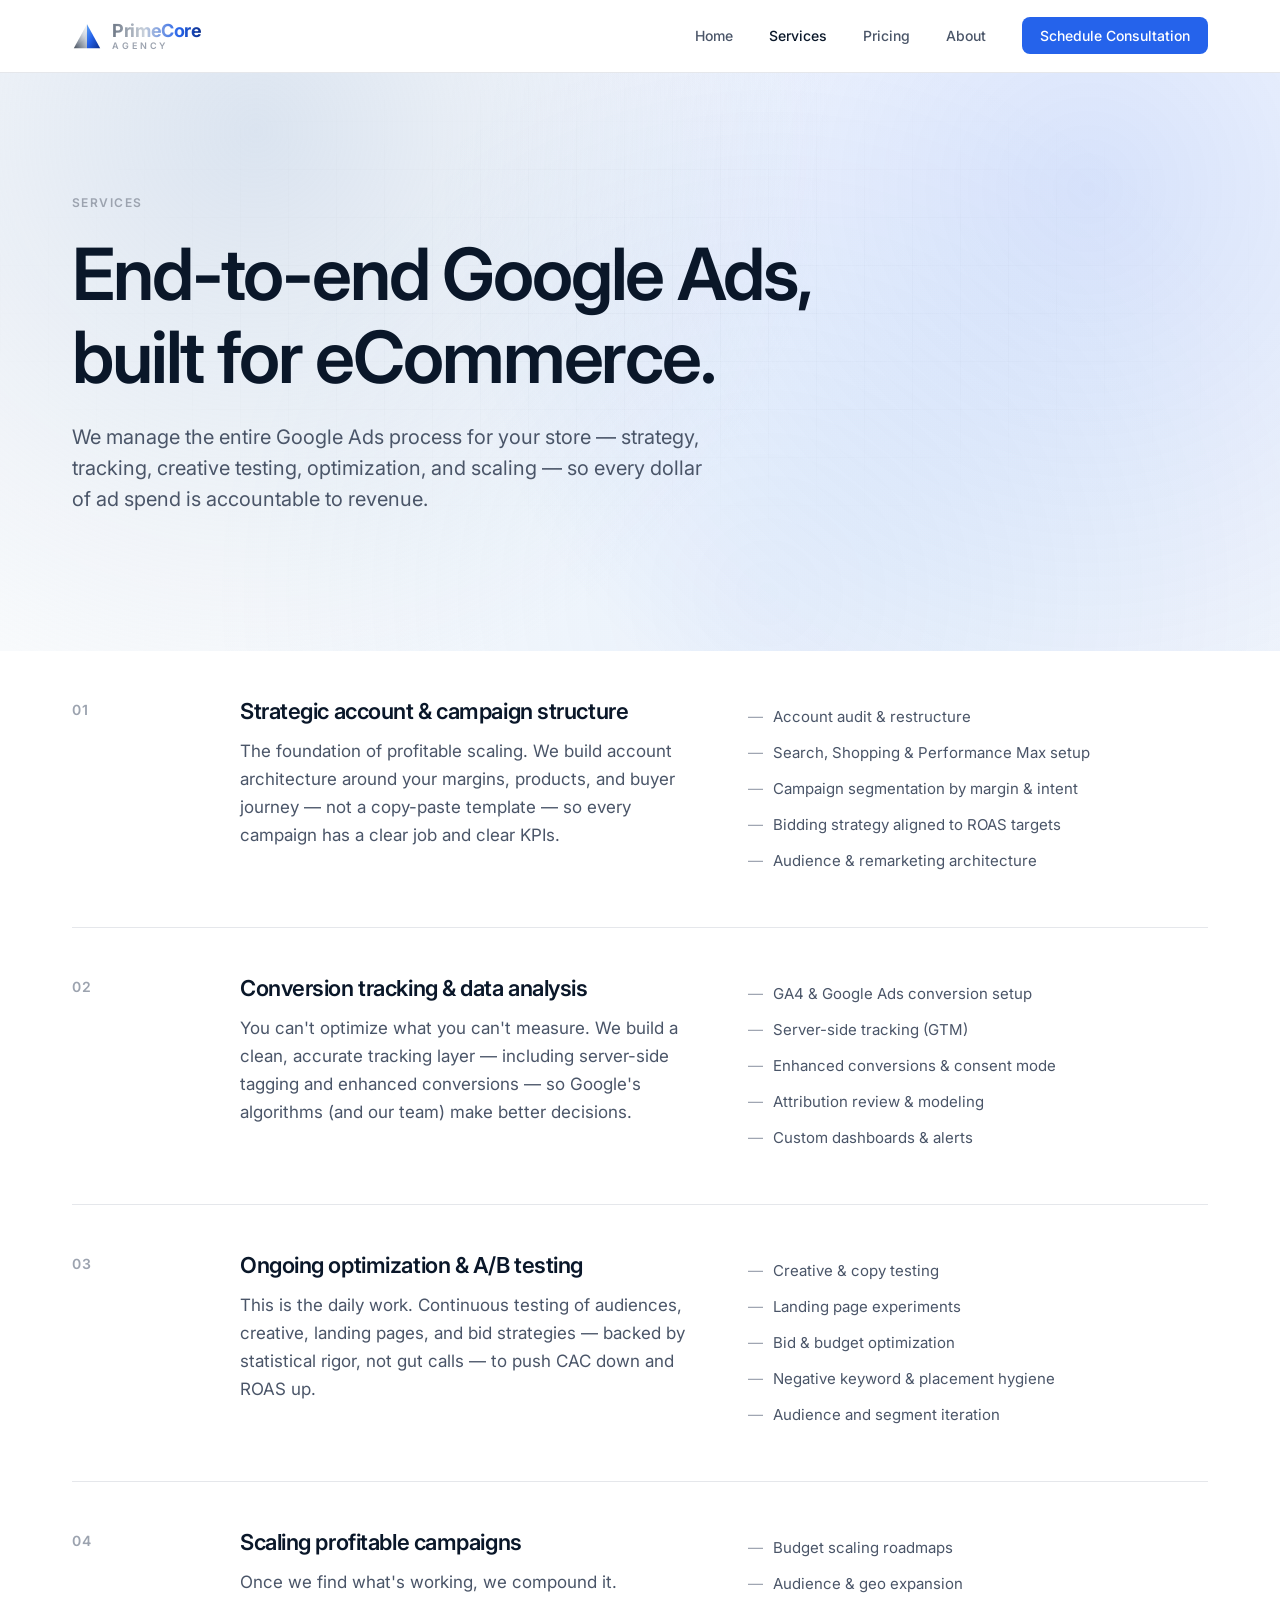
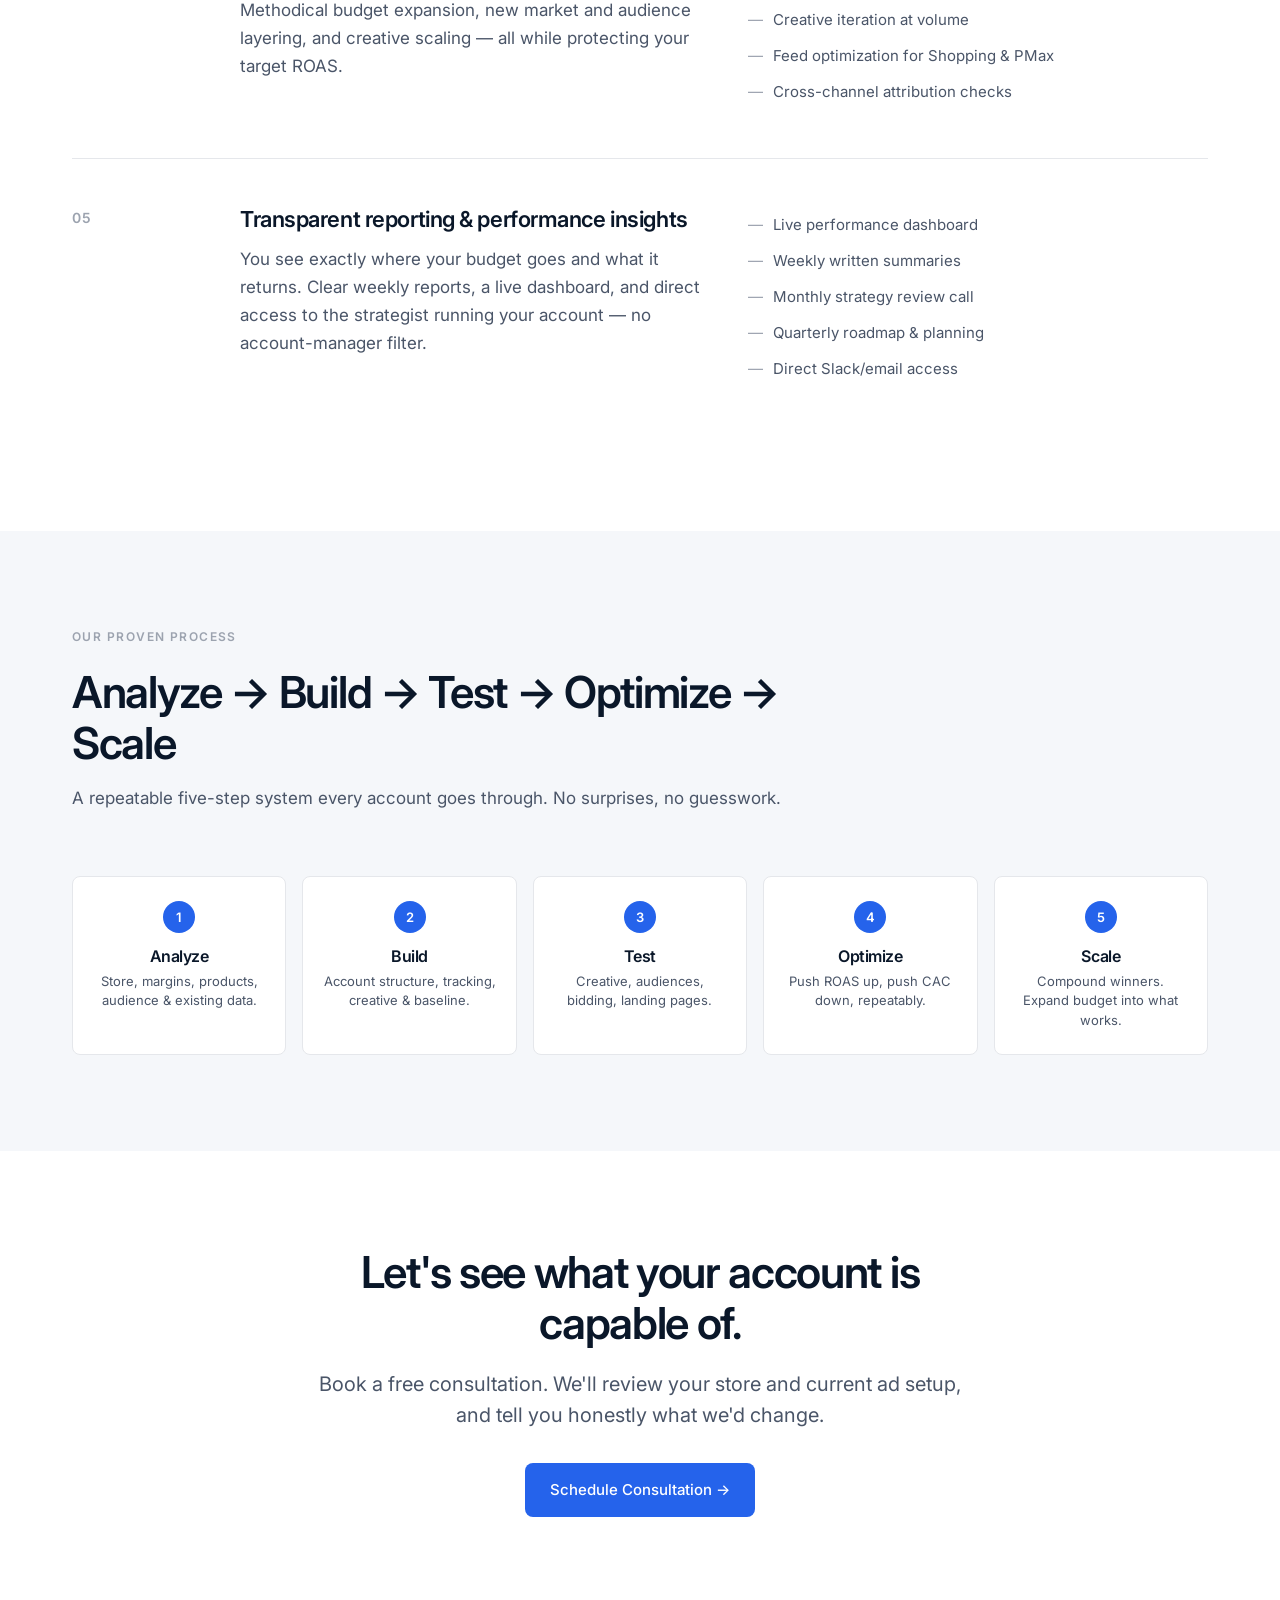
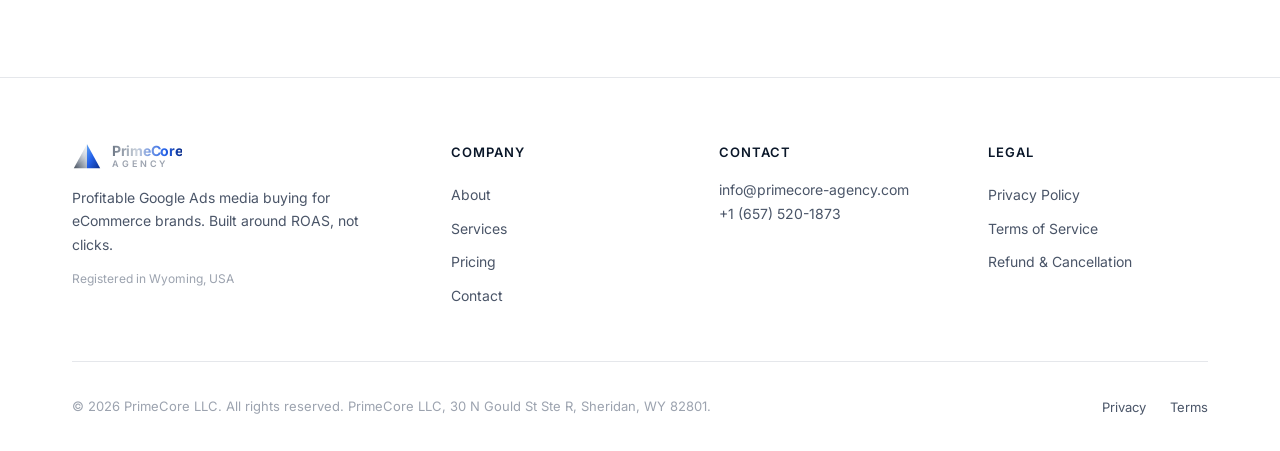
<file: services/index.html>
<!DOCTYPE html>
<html lang="en">
<head>
  <meta charset="UTF-8">
  <meta name="viewport" content="width=device-width, initial-scale=1.0">
  <title>Services — Primecore LLC</title>
  <meta name="description" content="End-to-end Google Ads management for eCommerce: strategy, tracking, optimization, scaling, and transparent reporting.">
  <meta name="theme-color" content="#2563eb">
  <link rel="preconnect" href="https://fonts.googleapis.com">
  <link rel="preconnect" href="https://fonts.gstatic.com" crossorigin>
  <link href="https://fonts.googleapis.com/css2?family=Inter:wght@400;500;600;700&display=swap" rel="stylesheet">
  <link rel="stylesheet" href="/styles.css">
</head>
<body>

  <header class="site-header">
    <nav class="nav">
      <a href="/" class="brand">
        <span class="brand-mark"><img src="/logo-mark.svg" alt="PrimeCore"></span>
        <span class="brand-stack">
          <span class="brand-text">PrimeCore</span>
          <span class="brand-text-sub">Agency</span>
        </span>
      </a>
      <ul class="nav-links">
        <li><a href="/">Home</a></li>
        <li><a href="/services/" class="active">Services</a></li>
        <li><a href="/pricing/">Pricing</a></li>
        <li><a href="/about/">About</a></li>
        <li><a href="/contact/" class="nav-cta">Schedule Consultation</a></li>
      </ul>
    </nav>
  </header>

  <main>
    <section class="hero">
      <div class="container">
        <p class="eyebrow">Services</p>
        <h1>End-to-end Google Ads,<br>built for eCommerce.</h1>
        <p class="lead">We manage the entire Google Ads process for your store — strategy, tracking, creative testing, optimization, and scaling — so every dollar of ad spend is accountable to revenue.</p>
      </div>
    </section>

    <section style="padding-top: 0;">
      <div class="container">

        <div class="service-row">
          <div class="num">01</div>
          <div>
            <h3>Strategic account &amp; campaign structure</h3>
            <p>The foundation of profitable scaling. We build account architecture around your margins, products, and buyer journey — not a copy-paste template — so every campaign has a clear job and clear KPIs.</p>
          </div>
          <ul>
            <li>Account audit &amp; restructure</li>
            <li>Search, Shopping &amp; Performance Max setup</li>
            <li>Campaign segmentation by margin &amp; intent</li>
            <li>Bidding strategy aligned to ROAS targets</li>
            <li>Audience &amp; remarketing architecture</li>
          </ul>
        </div>

        <div class="service-row">
          <div class="num">02</div>
          <div>
            <h3>Conversion tracking &amp; data analysis</h3>
            <p>You can't optimize what you can't measure. We build a clean, accurate tracking layer — including server-side tagging and enhanced conversions — so Google's algorithms (and our team) make better decisions.</p>
          </div>
          <ul>
            <li>GA4 &amp; Google Ads conversion setup</li>
            <li>Server-side tracking (GTM)</li>
            <li>Enhanced conversions &amp; consent mode</li>
            <li>Attribution review &amp; modeling</li>
            <li>Custom dashboards &amp; alerts</li>
          </ul>
        </div>

        <div class="service-row">
          <div class="num">03</div>
          <div>
            <h3>Ongoing optimization &amp; A/B testing</h3>
            <p>This is the daily work. Continuous testing of audiences, creative, landing pages, and bid strategies — backed by statistical rigor, not gut calls — to push CAC down and ROAS up.</p>
          </div>
          <ul>
            <li>Creative &amp; copy testing</li>
            <li>Landing page experiments</li>
            <li>Bid &amp; budget optimization</li>
            <li>Negative keyword &amp; placement hygiene</li>
            <li>Audience and segment iteration</li>
          </ul>
        </div>

        <div class="service-row">
          <div class="num">04</div>
          <div>
            <h3>Scaling profitable campaigns</h3>
            <p>Once we find what's working, we compound it. Methodical budget expansion, new market and audience layering, and creative scaling — all while protecting your target ROAS.</p>
          </div>
          <ul>
            <li>Budget scaling roadmaps</li>
            <li>Audience &amp; geo expansion</li>
            <li>Creative iteration at volume</li>
            <li>Feed optimization for Shopping &amp; PMax</li>
            <li>Cross-channel attribution checks</li>
          </ul>
        </div>

        <div class="service-row">
          <div class="num">05</div>
          <div>
            <h3>Transparent reporting &amp; performance insights</h3>
            <p>You see exactly where your budget goes and what it returns. Clear weekly reports, a live dashboard, and direct access to the strategist running your account — no account-manager filter.</p>
          </div>
          <ul>
            <li>Live performance dashboard</li>
            <li>Weekly written summaries</li>
            <li>Monthly strategy review call</li>
            <li>Quarterly roadmap &amp; planning</li>
            <li>Direct Slack/email access</li>
          </ul>
        </div>

      </div>
    </section>

    <!-- Process flow -->
    <section class="section-alt">
      <div class="container">
        <div class="section-head">
          <p class="eyebrow">Our proven process</p>
          <h2>Analyze → Build → Test → Optimize → Scale</h2>
          <p>A repeatable five-step system every account goes through. No surprises, no guesswork.</p>
        </div>

        <div class="process">
          <div class="process-step">
            <div class="step-num">1</div>
            <h4>Analyze</h4>
            <p>Store, margins, products, audience &amp; existing data.</p>
          </div>
          <div class="process-step">
            <div class="step-num">2</div>
            <h4>Build</h4>
            <p>Account structure, tracking, creative &amp; baseline.</p>
          </div>
          <div class="process-step">
            <div class="step-num">3</div>
            <h4>Test</h4>
            <p>Creative, audiences, bidding, landing pages.</p>
          </div>
          <div class="process-step">
            <div class="step-num">4</div>
            <h4>Optimize</h4>
            <p>Push ROAS up, push CAC down, repeatably.</p>
          </div>
          <div class="process-step">
            <div class="step-num">5</div>
            <h4>Scale</h4>
            <p>Compound winners. Expand budget into what works.</p>
          </div>
        </div>
      </div>
    </section>

    <section>
      <div class="container-narrow" style="text-align:center;">
        <h2 style="margin-bottom: 20px;">Let's see what your account is capable of.</h2>
        <p class="lead" style="margin-bottom: 32px;">Book a free consultation. We'll review your store and current ad setup, and tell you honestly what we'd change.</p>
        <a href="/contact/" class="btn btn-primary">Schedule Consultation →</a>
      </div>
    </section>
  </main>

  <footer class="site-footer">
    <div class="container">
      <div class="footer-top">
        <div class="footer-col footer-brand">
          <a href="/" class="brand">
            <span class="brand-mark"><img src="/logo-mark.svg" alt="PrimeCore"></span>
            <span class="brand-stack">
              <span class="brand-text">PrimeCore</span>
              <span class="brand-text-sub">Agency</span>
            </span>
          </a>
          <p>Profitable Google Ads media buying for eCommerce brands. Built around ROAS, not clicks.</p>
          <p style="font-size: 12px; color: var(--color-ink-muted); margin-top: 12px;">Registered in Wyoming, USA</p>
        </div>
        <div class="footer-col">
          <h5>Company</h5>
          <ul>
            <li><a href="/about/">About</a></li>
            <li><a href="/services/">Services</a></li>
            <li><a href="/pricing/">Pricing</a></li>
            <li><a href="/contact/">Contact</a></li>
          </ul>
        </div>
        <div class="footer-col">
          <h5>Contact</h5>
          <p><a href="mailto:info@primecore-agency.com">info@primecore-agency.com</a></p>
          <p><a href="tel:+16575201873">+1 (657) 520-1873</a></p>
        </div>
        <div class="footer-col">
          <h5>Legal</h5>
          <ul>
            <li><a href="/privacy/">Privacy Policy</a></li>
            <li><a href="/terms/">Terms of Service</a></li>
            <li><a href="/refund/">Refund &amp; Cancellation</a></li>
          </ul>
        </div>
      </div>
      <div class="footer-inner">
        <small>© 2026 PrimeCore LLC. All rights reserved. PrimeCore LLC, 30 N Gould St Ste R, Sheridan, WY 82801.</small>
        <ul class="footer-links">
          <li><a href="/privacy/">Privacy</a></li>
          <li><a href="/terms/">Terms</a></li>
        </ul>
      </div>
    </div>
  </footer>

</body>
</html>
</file>
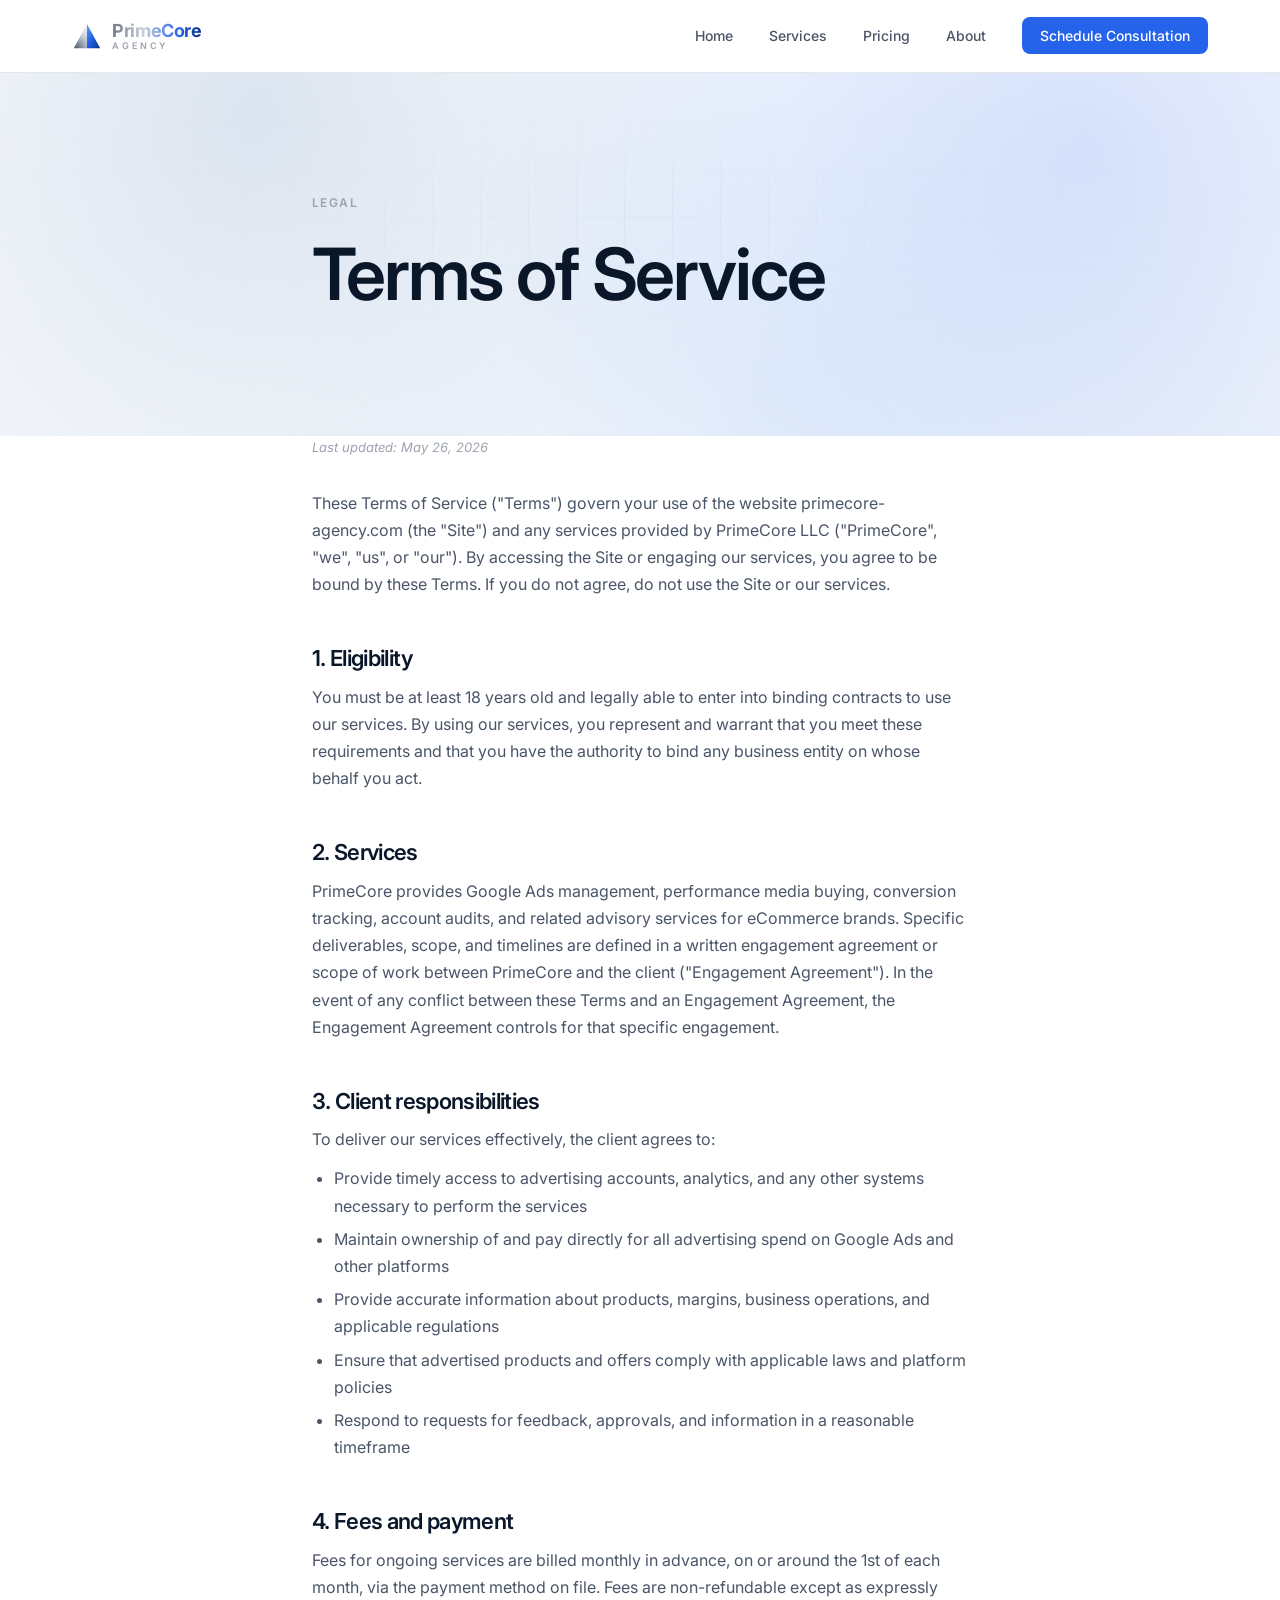
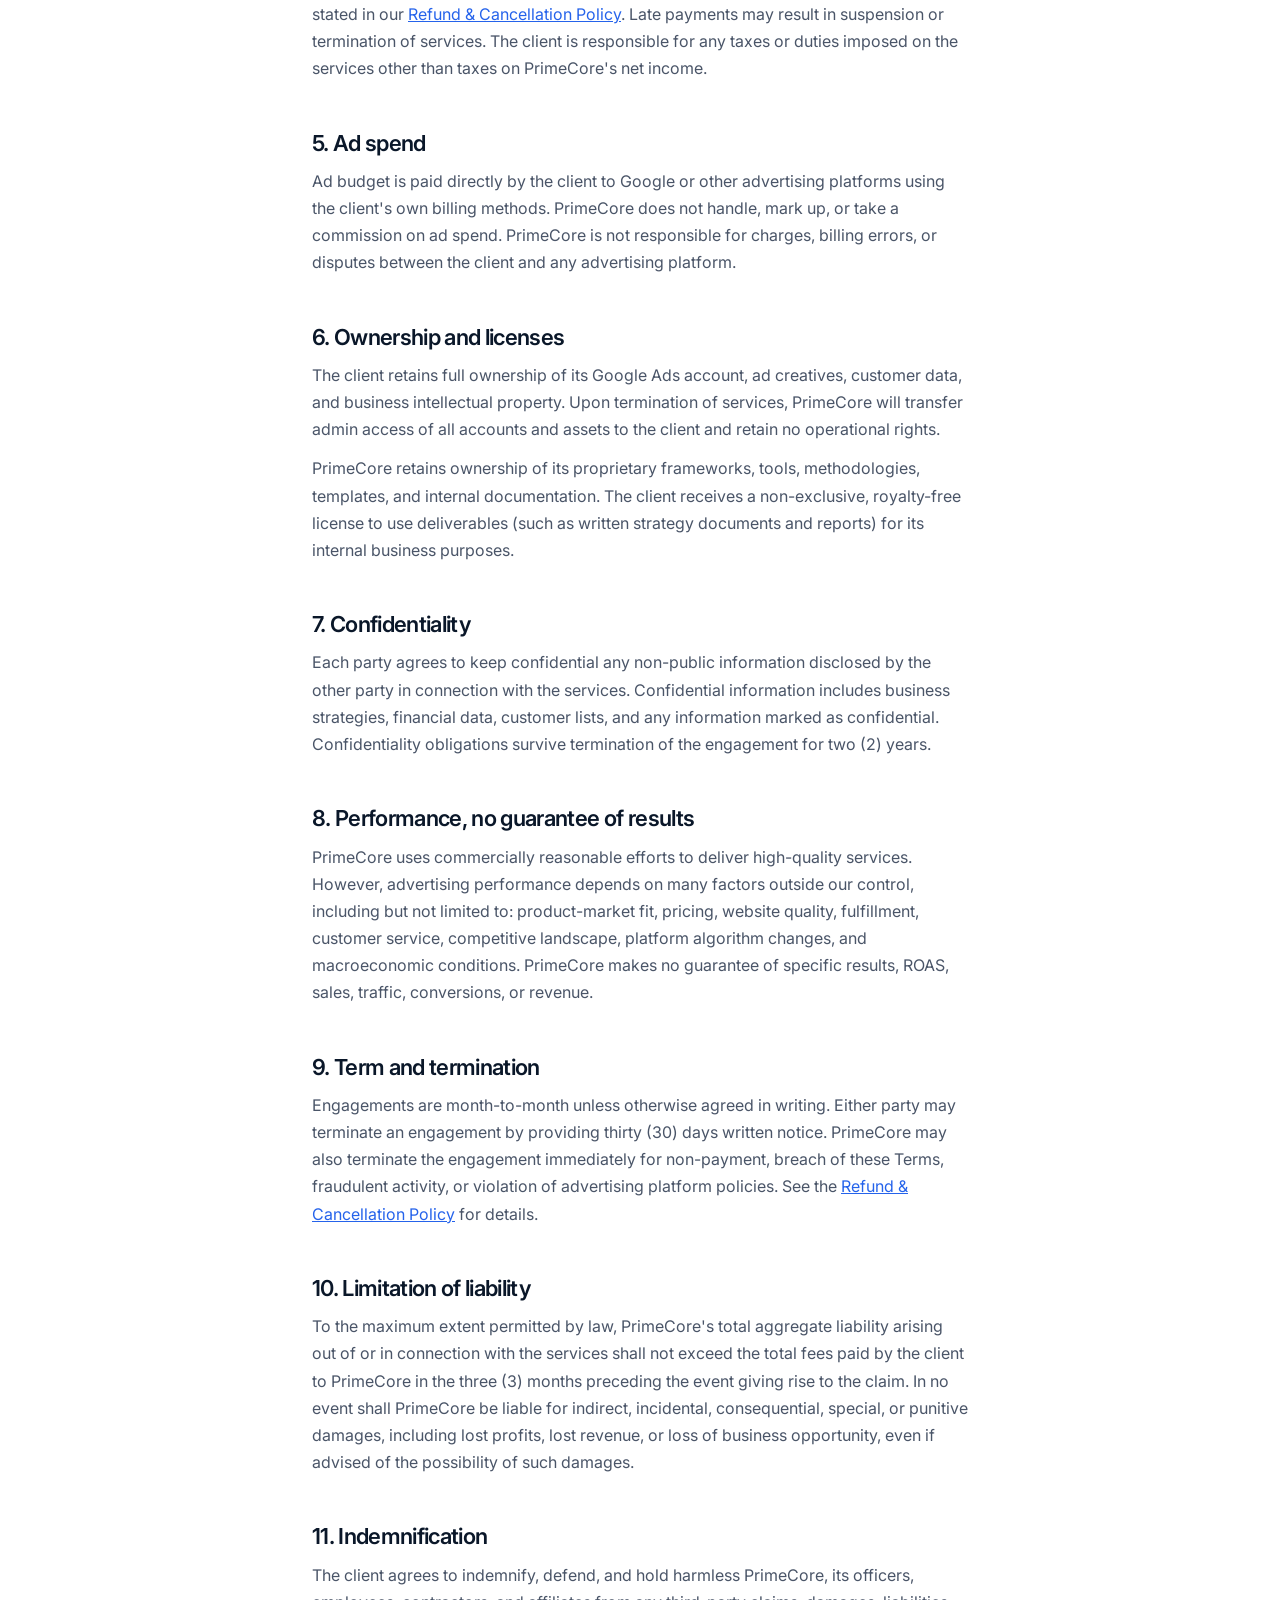
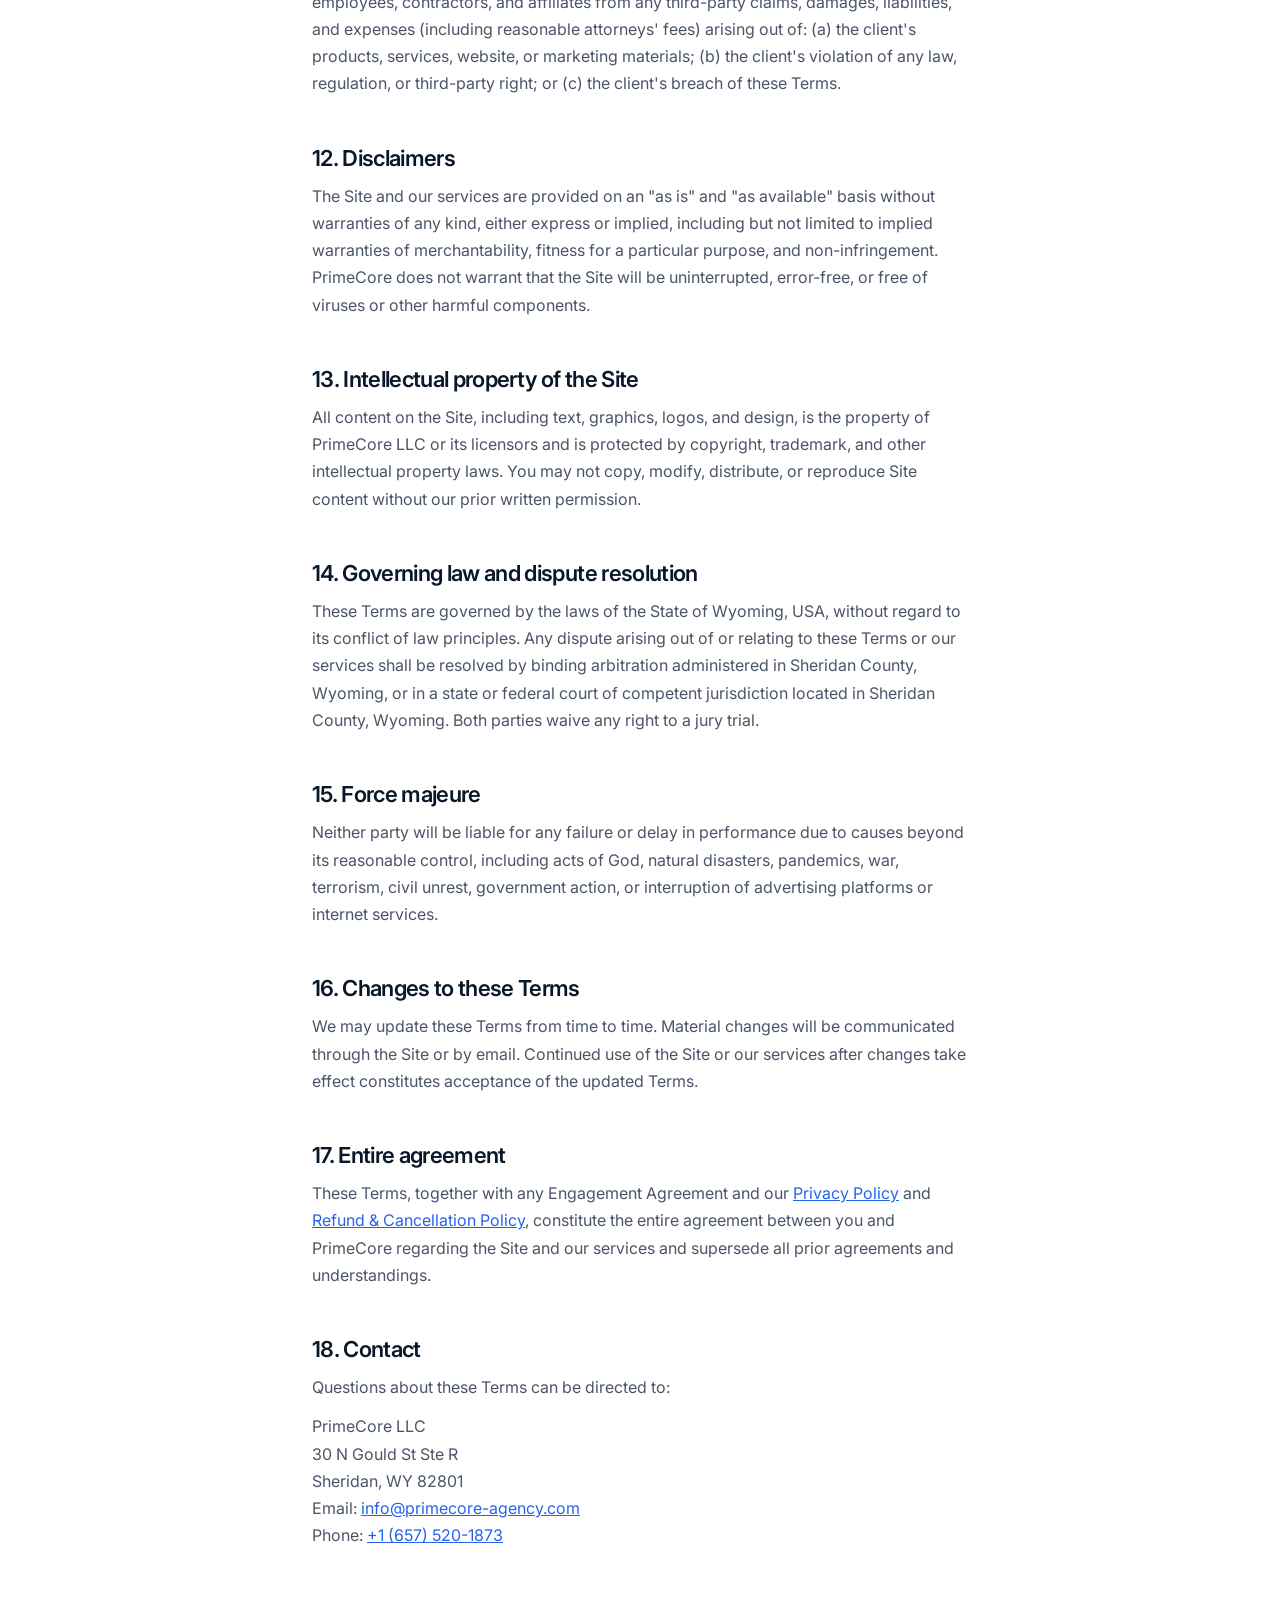
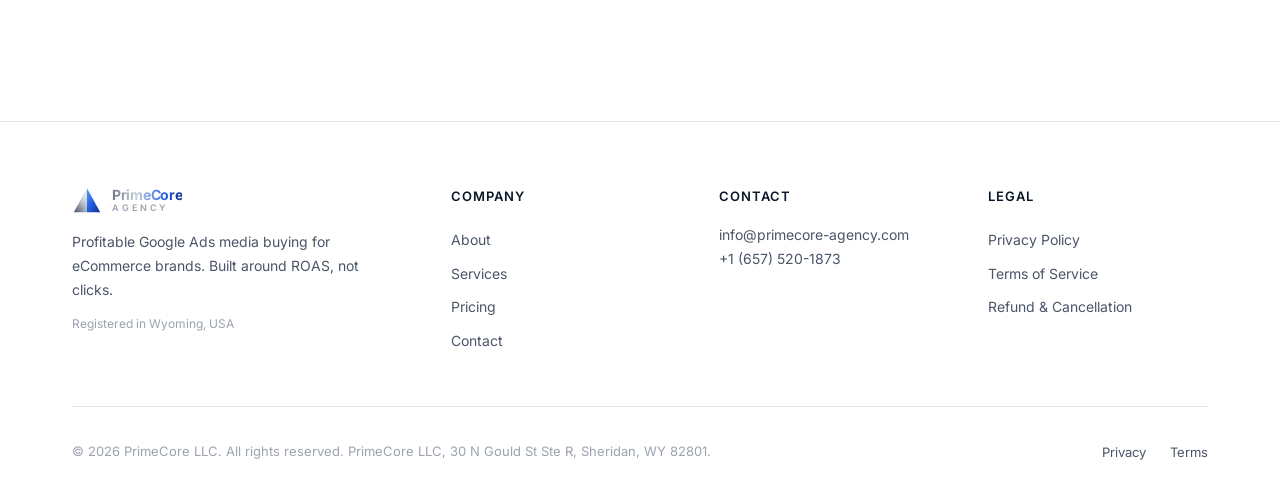
<file: terms/index.html>
<!DOCTYPE html>
<html lang="en">
<head>
  <meta charset="UTF-8">
  <meta name="viewport" content="width=device-width, initial-scale=1.0">
  <title>Terms of Service — PrimeCore Agency</title>
  <meta name="description" content="Terms governing the use of PrimeCore LLC's website and services.">
  <meta name="theme-color" content="#2563eb">
  <link rel="preconnect" href="https://fonts.googleapis.com">
  <link rel="preconnect" href="https://fonts.gstatic.com" crossorigin>
  <link href="https://fonts.googleapis.com/css2?family=Inter:wght@400;500;600;700&display=swap" rel="stylesheet">
  <link rel="stylesheet" href="/styles.css">
</head>
<body>

  <header class="site-header">
    <nav class="nav">
      <a href="/" class="brand">
        <span class="brand-mark"><img src="/logo-mark.svg" alt="PrimeCore"></span>
        <span class="brand-stack">
          <span class="brand-text">PrimeCore</span>
          <span class="brand-text-sub">Agency</span>
        </span>
      </a>
      <ul class="nav-links">
        <li><a href="/">Home</a></li>
        <li><a href="/services/">Services</a></li>
        <li><a href="/pricing/">Pricing</a></li>
        <li><a href="/about/">About</a></li>
        <li><a href="/contact/" class="nav-cta">Schedule Consultation</a></li>
      </ul>
    </nav>
  </header>

  <main>
    <section class="hero">
      <div class="container-narrow">
        <p class="eyebrow">Legal</p>
        <h1>Terms of Service</h1>
      </div>
    </section>

    <section class="legal-page" style="padding-top: 0;">
      <div class="container-narrow">
        <p class="last-updated">Last updated: May 26, 2026</p>

        <p>These Terms of Service ("Terms") govern your use of the website primecore-agency.com (the "Site") and any services provided by PrimeCore LLC ("PrimeCore", "we", "us", or "our"). By accessing the Site or engaging our services, you agree to be bound by these Terms. If you do not agree, do not use the Site or our services.</p>

        <h2>1. Eligibility</h2>
        <p>You must be at least 18 years old and legally able to enter into binding contracts to use our services. By using our services, you represent and warrant that you meet these requirements and that you have the authority to bind any business entity on whose behalf you act.</p>

        <h2>2. Services</h2>
        <p>PrimeCore provides Google Ads management, performance media buying, conversion tracking, account audits, and related advisory services for eCommerce brands. Specific deliverables, scope, and timelines are defined in a written engagement agreement or scope of work between PrimeCore and the client ("Engagement Agreement"). In the event of any conflict between these Terms and an Engagement Agreement, the Engagement Agreement controls for that specific engagement.</p>

        <h2>3. Client responsibilities</h2>
        <p>To deliver our services effectively, the client agrees to:</p>
        <ul>
          <li>Provide timely access to advertising accounts, analytics, and any other systems necessary to perform the services</li>
          <li>Maintain ownership of and pay directly for all advertising spend on Google Ads and other platforms</li>
          <li>Provide accurate information about products, margins, business operations, and applicable regulations</li>
          <li>Ensure that advertised products and offers comply with applicable laws and platform policies</li>
          <li>Respond to requests for feedback, approvals, and information in a reasonable timeframe</li>
        </ul>

        <h2>4. Fees and payment</h2>
        <p>Fees for ongoing services are billed monthly in advance, on or around the 1st of each month, via the payment method on file. Fees are non-refundable except as expressly stated in our <a href="/refund/" style="color: var(--color-accent); text-decoration: underline;">Refund &amp; Cancellation Policy</a>. Late payments may result in suspension or termination of services. The client is responsible for any taxes or duties imposed on the services other than taxes on PrimeCore's net income.</p>

        <h2>5. Ad spend</h2>
        <p>Ad budget is paid directly by the client to Google or other advertising platforms using the client's own billing methods. PrimeCore does not handle, mark up, or take a commission on ad spend. PrimeCore is not responsible for charges, billing errors, or disputes between the client and any advertising platform.</p>

        <h2>6. Ownership and licenses</h2>
        <p>The client retains full ownership of its Google Ads account, ad creatives, customer data, and business intellectual property. Upon termination of services, PrimeCore will transfer admin access of all accounts and assets to the client and retain no operational rights.</p>
        <p>PrimeCore retains ownership of its proprietary frameworks, tools, methodologies, templates, and internal documentation. The client receives a non-exclusive, royalty-free license to use deliverables (such as written strategy documents and reports) for its internal business purposes.</p>

        <h2>7. Confidentiality</h2>
        <p>Each party agrees to keep confidential any non-public information disclosed by the other party in connection with the services. Confidential information includes business strategies, financial data, customer lists, and any information marked as confidential. Confidentiality obligations survive termination of the engagement for two (2) years.</p>

        <h2>8. Performance, no guarantee of results</h2>
        <p>PrimeCore uses commercially reasonable efforts to deliver high-quality services. However, advertising performance depends on many factors outside our control, including but not limited to: product-market fit, pricing, website quality, fulfillment, customer service, competitive landscape, platform algorithm changes, and macroeconomic conditions. PrimeCore makes no guarantee of specific results, ROAS, sales, traffic, conversions, or revenue.</p>

        <h2>9. Term and termination</h2>
        <p>Engagements are month-to-month unless otherwise agreed in writing. Either party may terminate an engagement by providing thirty (30) days written notice. PrimeCore may also terminate the engagement immediately for non-payment, breach of these Terms, fraudulent activity, or violation of advertising platform policies. See the <a href="/refund/" style="color: var(--color-accent); text-decoration: underline;">Refund &amp; Cancellation Policy</a> for details.</p>

        <h2>10. Limitation of liability</h2>
        <p>To the maximum extent permitted by law, PrimeCore's total aggregate liability arising out of or in connection with the services shall not exceed the total fees paid by the client to PrimeCore in the three (3) months preceding the event giving rise to the claim. In no event shall PrimeCore be liable for indirect, incidental, consequential, special, or punitive damages, including lost profits, lost revenue, or loss of business opportunity, even if advised of the possibility of such damages.</p>

        <h2>11. Indemnification</h2>
        <p>The client agrees to indemnify, defend, and hold harmless PrimeCore, its officers, employees, contractors, and affiliates from any third-party claims, damages, liabilities, and expenses (including reasonable attorneys' fees) arising out of: (a) the client's products, services, website, or marketing materials; (b) the client's violation of any law, regulation, or third-party right; or (c) the client's breach of these Terms.</p>

        <h2>12. Disclaimers</h2>
        <p>The Site and our services are provided on an "as is" and "as available" basis without warranties of any kind, either express or implied, including but not limited to implied warranties of merchantability, fitness for a particular purpose, and non-infringement. PrimeCore does not warrant that the Site will be uninterrupted, error-free, or free of viruses or other harmful components.</p>

        <h2>13. Intellectual property of the Site</h2>
        <p>All content on the Site, including text, graphics, logos, and design, is the property of PrimeCore LLC or its licensors and is protected by copyright, trademark, and other intellectual property laws. You may not copy, modify, distribute, or reproduce Site content without our prior written permission.</p>

        <h2>14. Governing law and dispute resolution</h2>
        <p>These Terms are governed by the laws of the State of Wyoming, USA, without regard to its conflict of law principles. Any dispute arising out of or relating to these Terms or our services shall be resolved by binding arbitration administered in Sheridan County, Wyoming, or in a state or federal court of competent jurisdiction located in Sheridan County, Wyoming. Both parties waive any right to a jury trial.</p>

        <h2>15. Force majeure</h2>
        <p>Neither party will be liable for any failure or delay in performance due to causes beyond its reasonable control, including acts of God, natural disasters, pandemics, war, terrorism, civil unrest, government action, or interruption of advertising platforms or internet services.</p>

        <h2>16. Changes to these Terms</h2>
        <p>We may update these Terms from time to time. Material changes will be communicated through the Site or by email. Continued use of the Site or our services after changes take effect constitutes acceptance of the updated Terms.</p>

        <h2>17. Entire agreement</h2>
        <p>These Terms, together with any Engagement Agreement and our <a href="/privacy/" style="color: var(--color-accent); text-decoration: underline;">Privacy Policy</a> and <a href="/refund/" style="color: var(--color-accent); text-decoration: underline;">Refund &amp; Cancellation Policy</a>, constitute the entire agreement between you and PrimeCore regarding the Site and our services and supersede all prior agreements and understandings.</p>

        <h2>18. Contact</h2>
        <p>Questions about these Terms can be directed to:</p>
        <p>
          PrimeCore LLC<br>
          30 N Gould St Ste R<br>
          Sheridan, WY 82801<br>
          Email: <a href="mailto:info@primecore-agency.com" style="color: var(--color-accent); text-decoration: underline;">info@primecore-agency.com</a><br>
          Phone: <a href="tel:+16575201873" style="color: var(--color-accent); text-decoration: underline;">+1 (657) 520-1873</a>
        </p>
      </div>
    </section>
  </main>

  <footer class="site-footer">
    <div class="container">
      <div class="footer-top">
        <div class="footer-col footer-brand">
          <a href="/" class="brand">
            <span class="brand-mark"><img src="/logo-mark.svg" alt="PrimeCore"></span>
            <span class="brand-stack">
              <span class="brand-text">PrimeCore</span>
              <span class="brand-text-sub">Agency</span>
            </span>
          </a>
          <p>Profitable Google Ads media buying for eCommerce brands. Built around ROAS, not clicks.</p>
          <p style="font-size: 12px; color: var(--color-ink-muted); margin-top: 12px;">Registered in Wyoming, USA</p>
        </div>
        <div class="footer-col">
          <h5>Company</h5>
          <ul>
            <li><a href="/about/">About</a></li>
            <li><a href="/services/">Services</a></li>
            <li><a href="/pricing/">Pricing</a></li>
            <li><a href="/contact/">Contact</a></li>
          </ul>
        </div>
        <div class="footer-col">
          <h5>Contact</h5>
          <p><a href="mailto:info@primecore-agency.com">info@primecore-agency.com</a></p>
          <p><a href="tel:+16575201873">+1 (657) 520-1873</a></p>
        </div>
        <div class="footer-col">
          <h5>Legal</h5>
          <ul>
            <li><a href="/privacy/">Privacy Policy</a></li>
            <li><a href="/terms/">Terms of Service</a></li>
            <li><a href="/refund/">Refund &amp; Cancellation</a></li>
          </ul>
        </div>
      </div>
      <div class="footer-inner">
        <small>© 2026 PrimeCore LLC. All rights reserved. PrimeCore LLC, 30 N Gould St Ste R, Sheridan, WY 82801.</small>
        <ul class="footer-links">
          <li><a href="/privacy/">Privacy</a></li>
          <li><a href="/terms/">Terms</a></li>
        </ul>
      </div>
    </div>
  </footer>

</body>
</html>
</file>
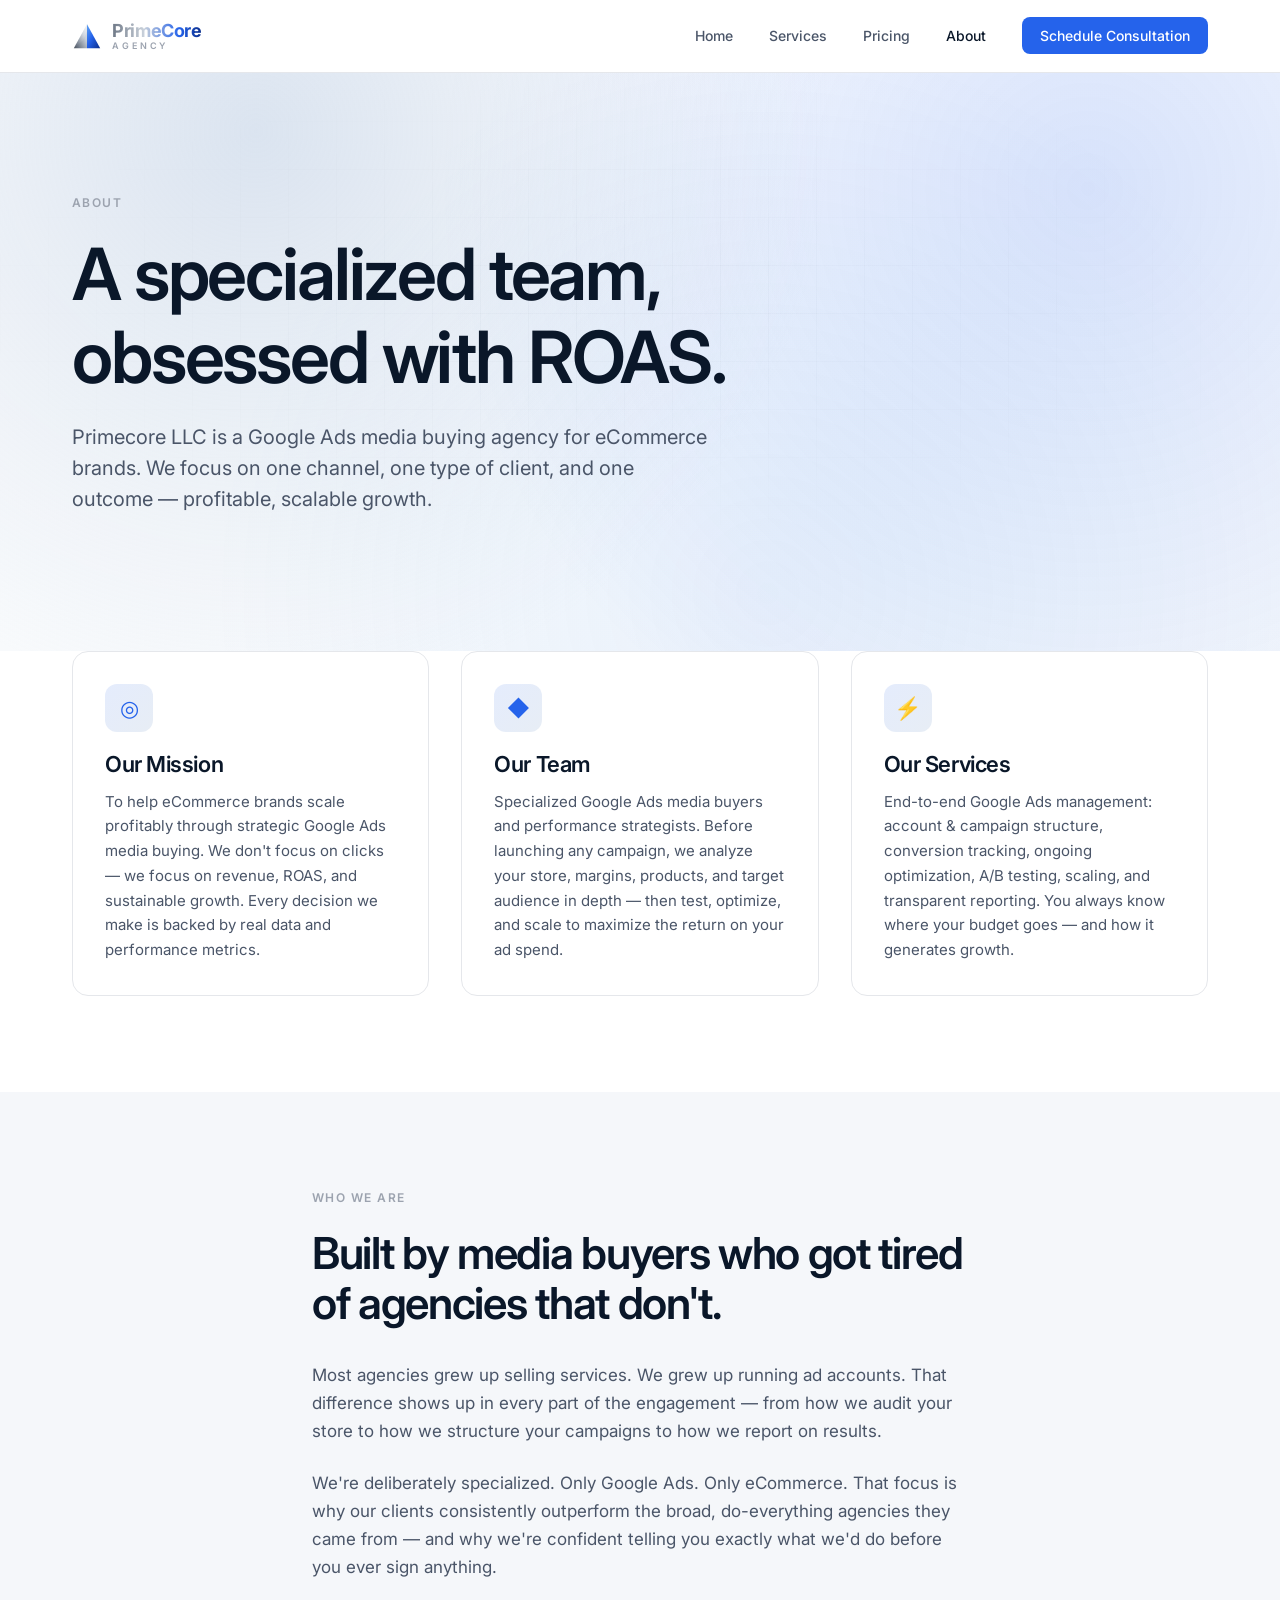
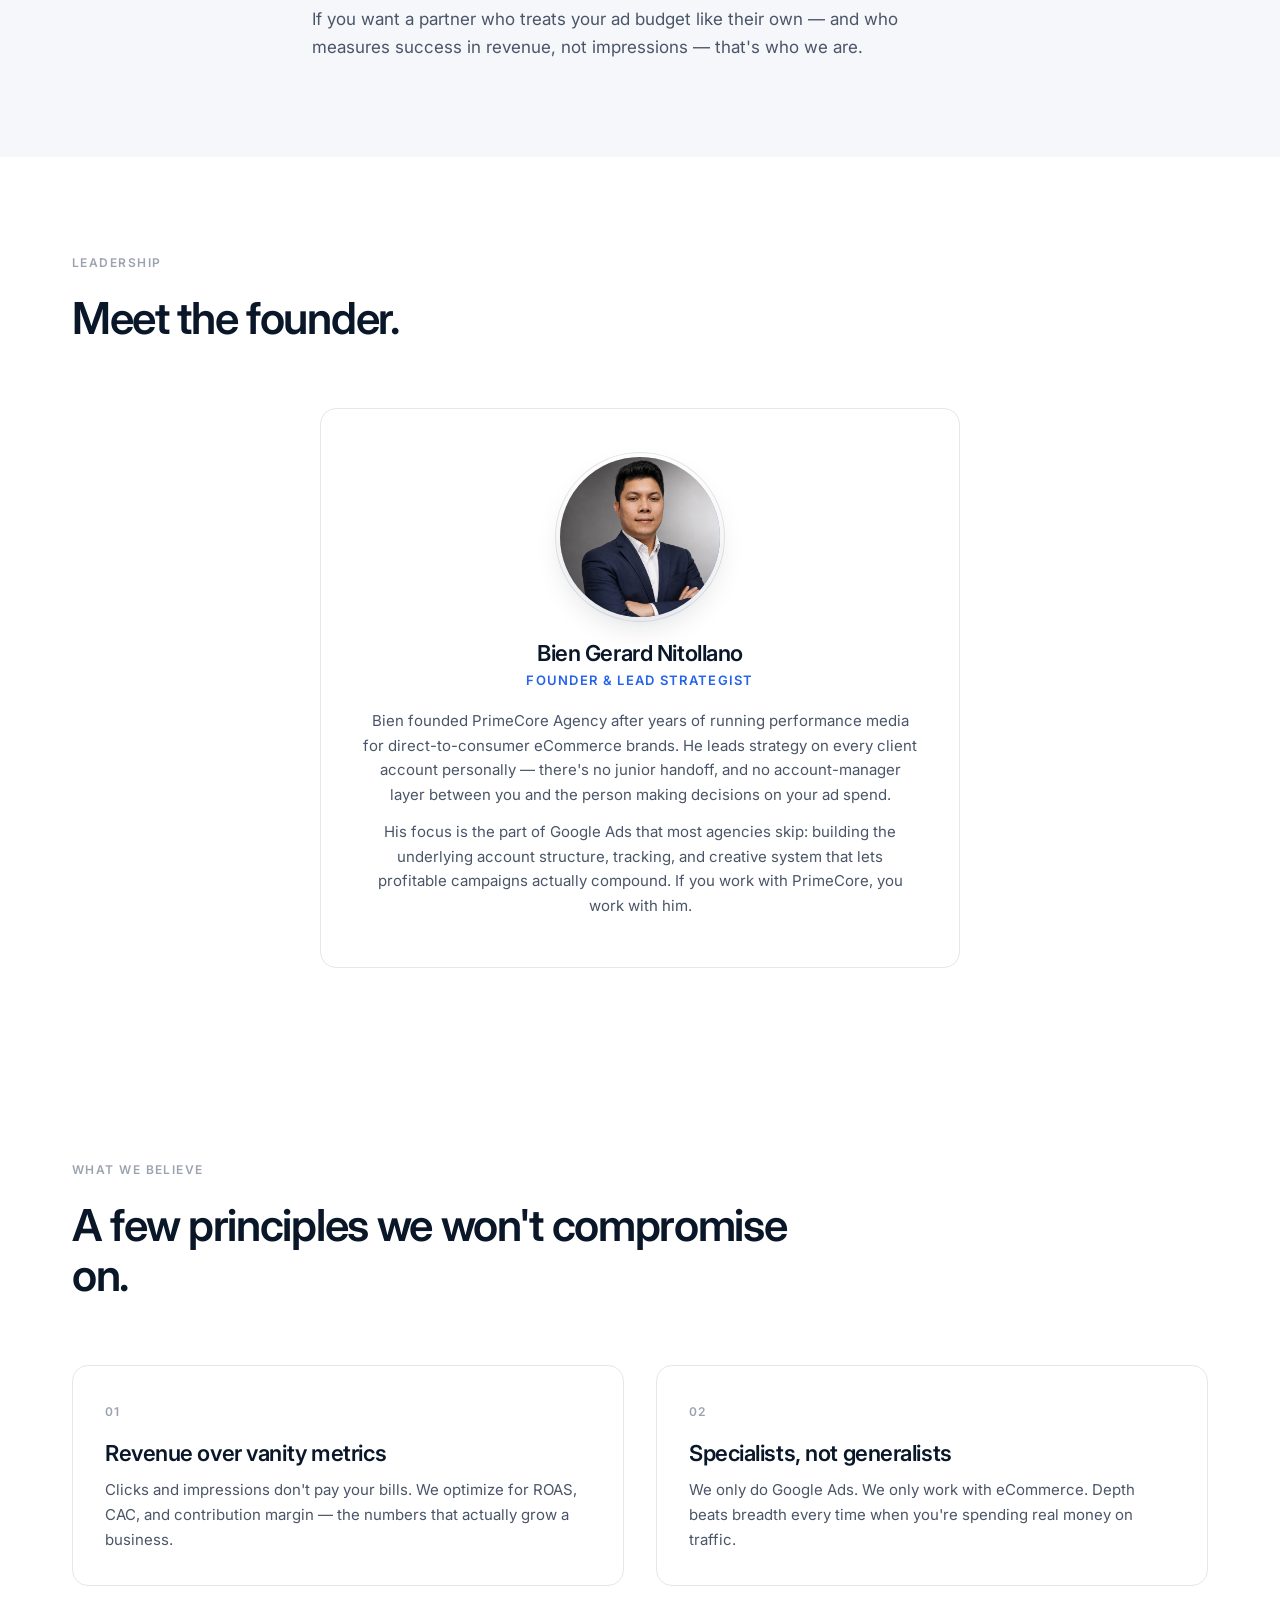
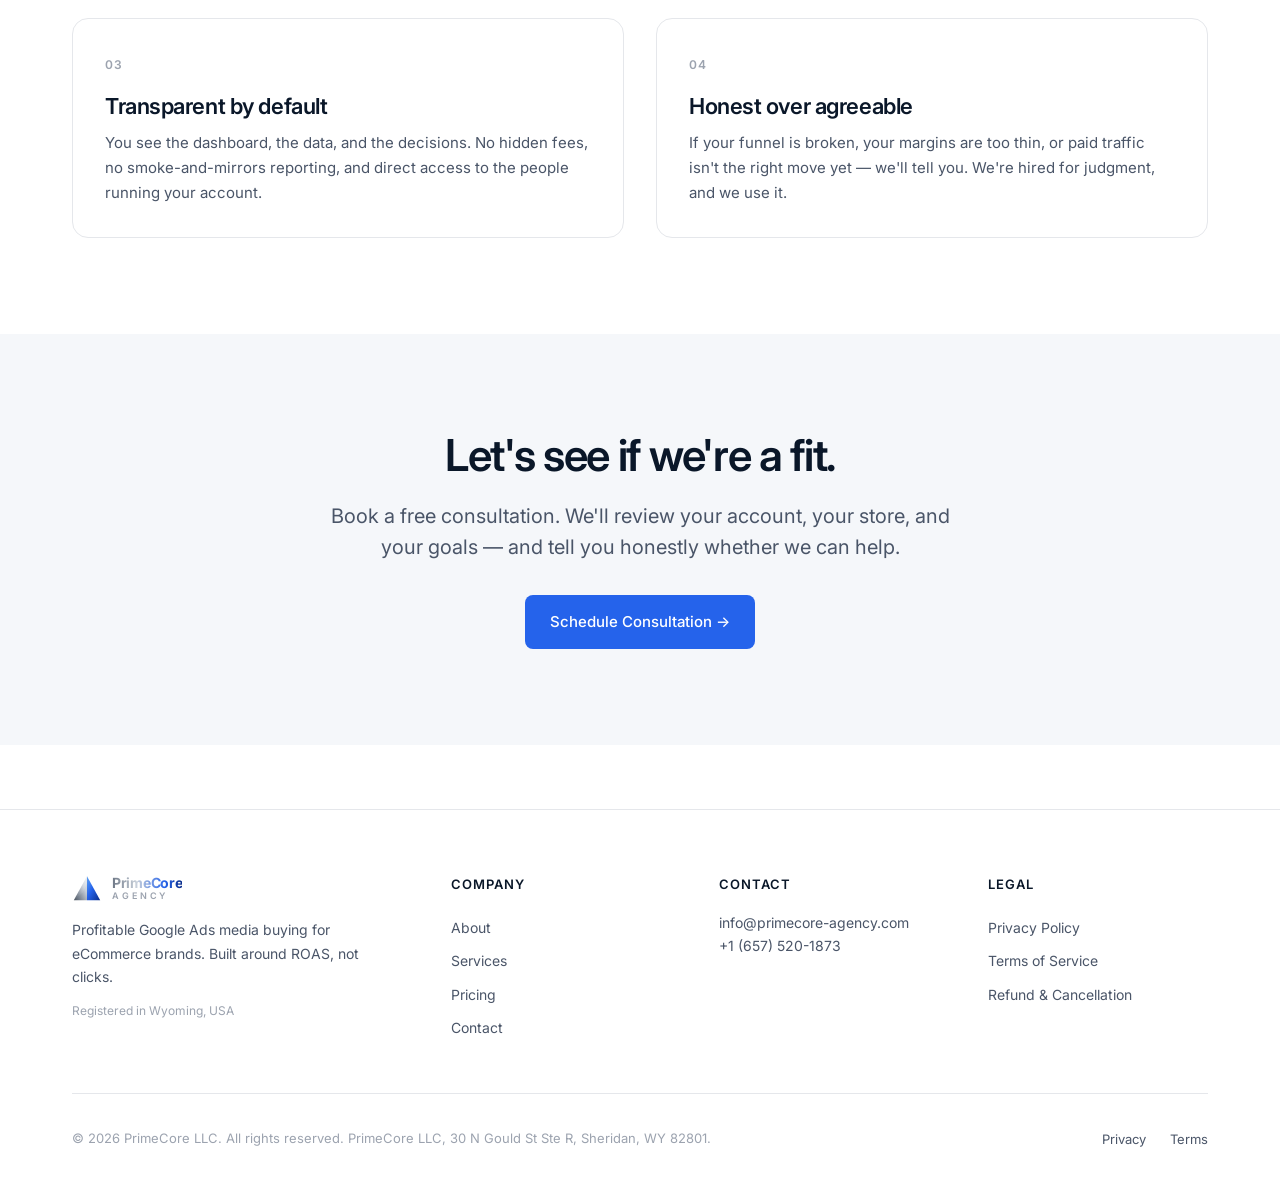
<file: about.html>
<!DOCTYPE html>
<html lang="en">
<head>
  <meta charset="UTF-8">
  <meta name="viewport" content="width=device-width, initial-scale=1.0">
  <title>About — Primecore LLC</title>
  <meta name="description" content="About Primecore LLC — a specialized Google Ads media buying team focused on profitable growth for eCommerce brands.">
  <meta name="theme-color" content="#2563eb">
  <link rel="preconnect" href="https://fonts.googleapis.com">
  <link rel="preconnect" href="https://fonts.gstatic.com" crossorigin>
  <link href="https://fonts.googleapis.com/css2?family=Inter:wght@400;500;600;700&display=swap" rel="stylesheet">
  <link rel="stylesheet" href="styles.css">
</head>
<body>

  <header class="site-header">
    <nav class="nav">
      <a href="index.html" class="brand">
        <span class="brand-mark"><img src="logo-mark.svg" alt="PrimeCore"></span>
        <span class="brand-stack">
          <span class="brand-text">PrimeCore</span>
          <span class="brand-text-sub">Agency</span>
        </span>
      </a>
      <ul class="nav-links">
        <li><a href="index.html">Home</a></li>
        <li><a href="services.html">Services</a></li>
        <li><a href="pricing.html">Pricing</a></li>
        <li><a href="about.html" class="active">About</a></li>
        <li><a href="contact.html" class="nav-cta">Schedule Consultation</a></li>
      </ul>
    </nav>
  </header>

  <main>
    <section class="hero">
      <div class="container">
        <p class="eyebrow">About</p>
        <h1>A specialized team,<br>obsessed with ROAS.</h1>
        <p class="lead">Primecore LLC is a Google Ads media buying agency for eCommerce brands. We focus on one channel, one type of client, and one outcome — profitable, scalable growth.</p>
      </div>
    </section>

    <!-- Mission / Team / Services trio -->
    <section style="padding-top: 0;">
      <div class="container">
        <div class="grid grid-3">
          <div class="card">
            <div class="icon-box">◎</div>
            <h3>Our Mission</h3>
            <p>To help eCommerce brands scale profitably through strategic Google Ads media buying. We don't focus on clicks — we focus on revenue, ROAS, and sustainable growth. Every decision we make is backed by real data and performance metrics.</p>
          </div>
          <div class="card">
            <div class="icon-box">◆</div>
            <h3>Our Team</h3>
            <p>Specialized Google Ads media buyers and performance strategists. Before launching any campaign, we analyze your store, margins, products, and target audience in depth — then test, optimize, and scale to maximize the return on your ad spend.</p>
          </div>
          <div class="card">
            <div class="icon-box">⚡</div>
            <h3>Our Services</h3>
            <p>End-to-end Google Ads management: account &amp; campaign structure, conversion tracking, ongoing optimization, A/B testing, scaling, and transparent reporting. You always know where your budget goes — and how it generates growth.</p>
          </div>
        </div>
      </div>
    </section>

    <!-- Narrative -->
    <section class="section-alt">
      <div class="container-narrow">
        <p class="eyebrow">Who we are</p>
        <h2 style="margin-bottom: 32px;">Built by media buyers who got tired of agencies that don't.</h2>
        <p style="margin-bottom: 24px;">Most agencies grew up selling services. We grew up running ad accounts. That difference shows up in every part of the engagement — from how we audit your store to how we structure your campaigns to how we report on results.</p>
        <p style="margin-bottom: 24px;">We're deliberately specialized. Only Google Ads. Only eCommerce. That focus is why our clients consistently outperform the broad, do-everything agencies they came from — and why we're confident telling you exactly what we'd do before you ever sign anything.</p>
        <p>If you want a partner who treats your ad budget like their own — and who measures success in revenue, not impressions — that's who we are.</p>
      </div>
    </section>

    <!-- Founder -->
    <section>
      <div class="container">
        <div class="section-head">
          <p class="eyebrow">Leadership</p>
          <h2>Meet the founder.</h2>
        </div>

        <div class="founder-card">
          <div class="founder-avatar"><img src="founder.png" alt="Bien Gerard Nitollano"></div>
          <div class="founder-info">
            <h3>Bien Gerard Nitollano</h3>
            <div class="founder-role">Founder &amp; Lead Strategist</div>
            <p>Bien founded PrimeCore Agency after years of running performance media for direct-to-consumer eCommerce brands. He leads strategy on every client account personally — there's no junior handoff, and no account-manager layer between you and the person making decisions on your ad spend.</p>
            <p>His focus is the part of Google Ads that most agencies skip: building the underlying account structure, tracking, and creative system that lets profitable campaigns actually compound. If you work with PrimeCore, you work with him.</p>
          </div>
        </div>
      </div>
    </section>


    <!-- Values -->
    <section>
      <div class="container">
        <div class="section-head">
          <p class="eyebrow">What we believe</p>
          <h2>A few principles we won't compromise on.</h2>
        </div>
        <div class="grid grid-2">
          <div class="card">
            <span class="card-num">01</span>
            <h3>Revenue over vanity metrics</h3>
            <p>Clicks and impressions don't pay your bills. We optimize for ROAS, CAC, and contribution margin — the numbers that actually grow a business.</p>
          </div>
          <div class="card">
            <span class="card-num">02</span>
            <h3>Specialists, not generalists</h3>
            <p>We only do Google Ads. We only work with eCommerce. Depth beats breadth every time when you're spending real money on traffic.</p>
          </div>
          <div class="card">
            <span class="card-num">03</span>
            <h3>Transparent by default</h3>
            <p>You see the dashboard, the data, and the decisions. No hidden fees, no smoke-and-mirrors reporting, and direct access to the people running your account.</p>
          </div>
          <div class="card">
            <span class="card-num">04</span>
            <h3>Honest over agreeable</h3>
            <p>If your funnel is broken, your margins are too thin, or paid traffic isn't the right move yet — we'll tell you. We're hired for judgment, and we use it.</p>
          </div>
        </div>
      </div>
    </section>

    <!-- CTA -->
    <section class="section-alt">
      <div class="container-narrow" style="text-align:center;">
        <h2 style="margin-bottom: 20px;">Let's see if we're a fit.</h2>
        <p class="lead" style="margin-bottom: 32px;">Book a free consultation. We'll review your account, your store, and your goals — and tell you honestly whether we can help.</p>
        <a href="contact.html" class="btn btn-primary">Schedule Consultation →</a>
      </div>
    </section>
  </main>

  <footer class="site-footer">
    <div class="container">
      <div class="footer-top">
        <div class="footer-col footer-brand">
          <a href="index.html" class="brand">
            <span class="brand-mark"><img src="logo-mark.svg" alt="PrimeCore"></span>
            <span class="brand-stack">
              <span class="brand-text">PrimeCore</span>
              <span class="brand-text-sub">Agency</span>
            </span>
          </a>
          <p>Profitable Google Ads media buying for eCommerce brands. Built around ROAS, not clicks.</p>
          <p style="font-size: 12px; color: var(--color-ink-muted); margin-top: 12px;">Registered in Wyoming, USA</p>
        </div>
        <div class="footer-col">
          <h5>Company</h5>
          <ul>
            <li><a href="about.html">About</a></li>
            <li><a href="services.html">Services</a></li>
            <li><a href="pricing.html">Pricing</a></li>
            <li><a href="contact.html">Contact</a></li>
          </ul>
        </div>
        <div class="footer-col">
          <h5>Contact</h5>
          <p><a href="mailto:info@primecore-agency.com">info@primecore-agency.com</a></p>
          <p><a href="tel:+16575201873">+1 (657) 520-1873</a></p>
        </div>
        <div class="footer-col">
          <h5>Legal</h5>
          <ul>
            <li><a href="privacy.html">Privacy Policy</a></li>
            <li><a href="terms.html">Terms of Service</a></li>
            <li><a href="refund.html">Refund &amp; Cancellation</a></li>
          </ul>
        </div>
      </div>
      <div class="footer-inner">
        <small>© 2026 PrimeCore LLC. All rights reserved. PrimeCore LLC, 30 N Gould St Ste R, Sheridan, WY 82801.</small>
        <ul class="footer-links">
          <li><a href="privacy.html">Privacy</a></li>
          <li><a href="terms.html">Terms</a></li>
        </ul>
      </div>
    </div>
  </footer>

</body>
</html>
</file>
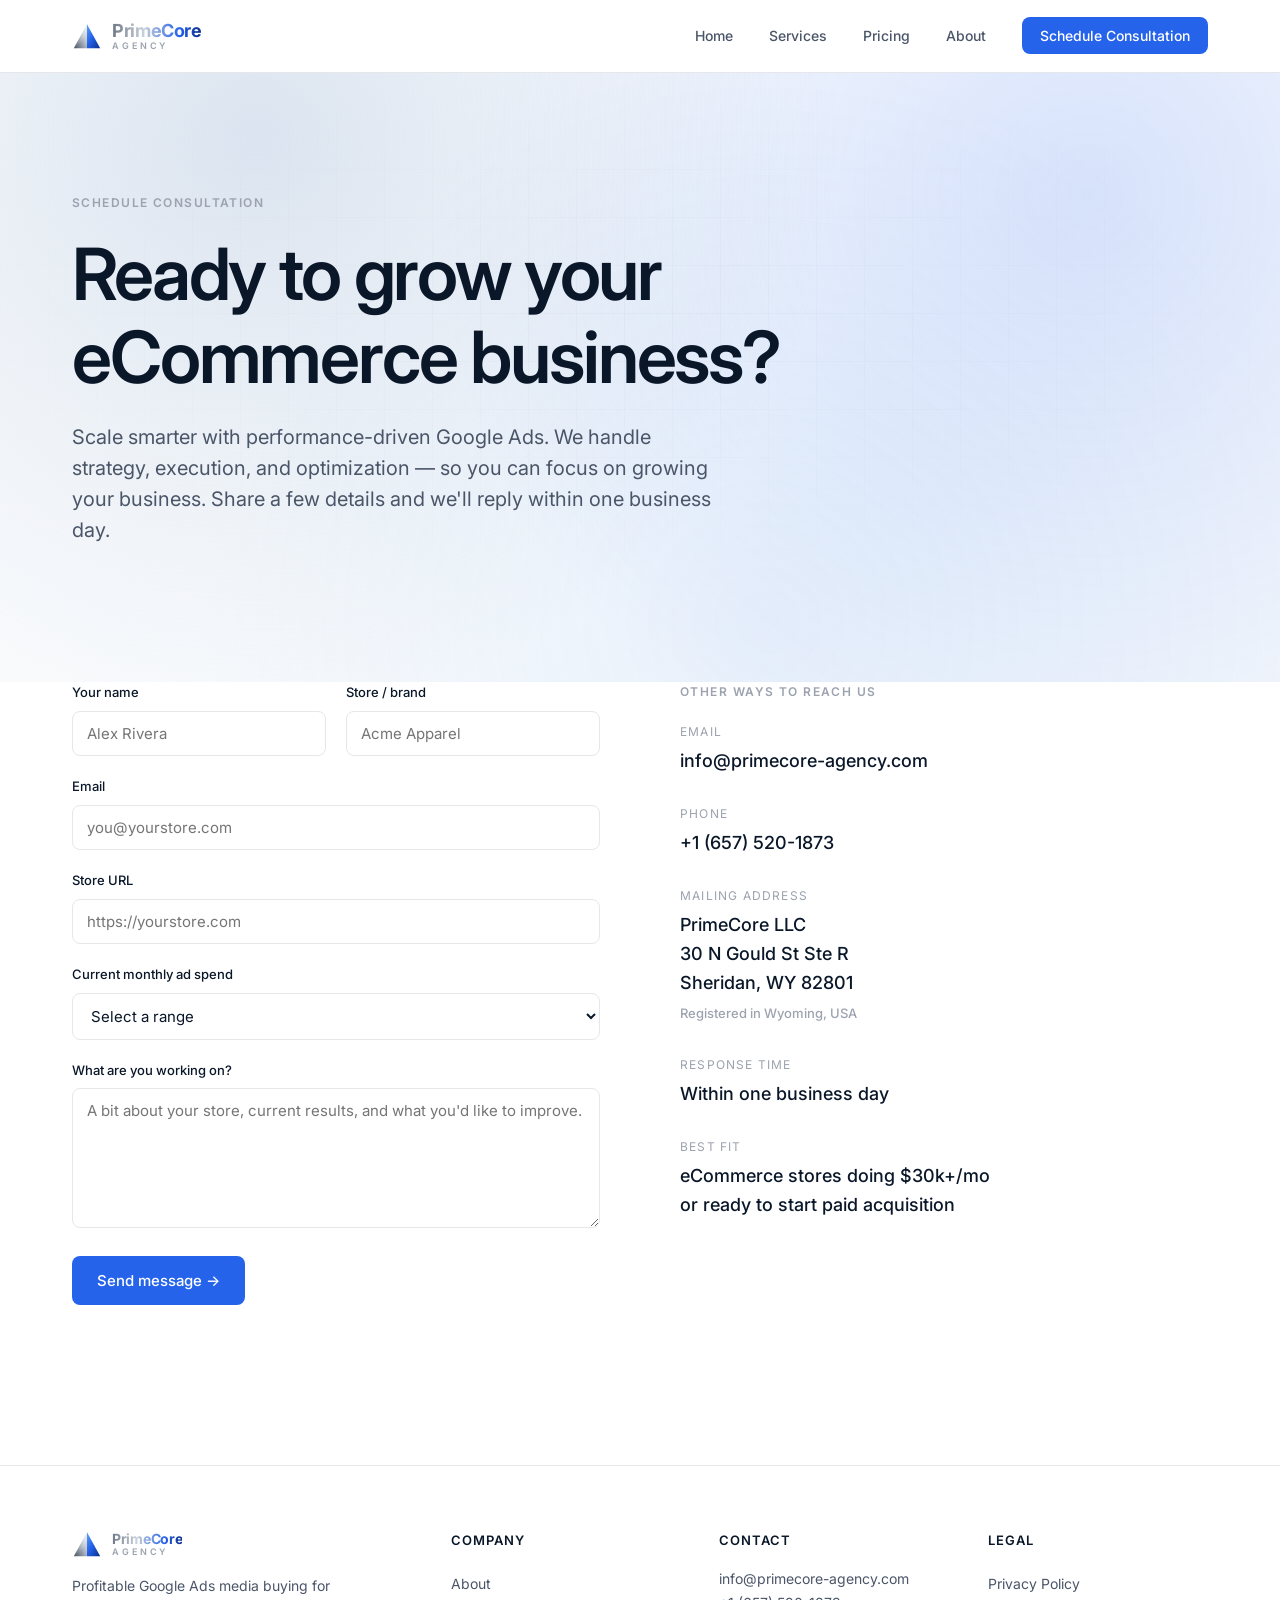
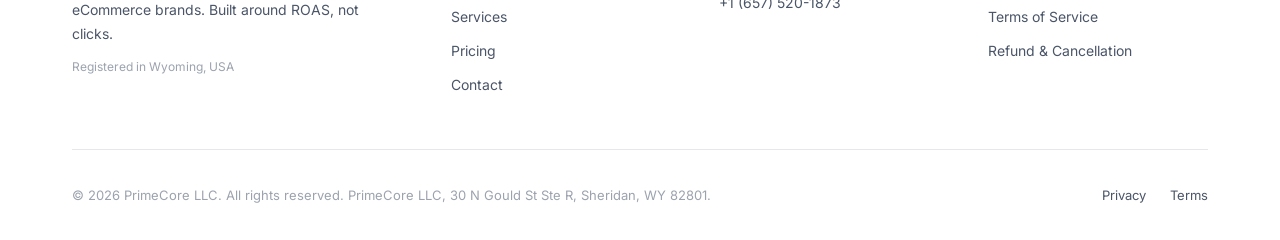
<file: contact.html>
<!DOCTYPE html>
<html lang="en">
<head>
  <meta charset="UTF-8">
  <meta name="viewport" content="width=device-width, initial-scale=1.0">
  <title>Schedule Consultation — Primecore LLC</title>
  <meta name="description" content="Book a free Google Ads consultation with Primecore LLC. We'll audit your account and tell you honestly what we'd change.">
  <meta name="theme-color" content="#2563eb">
  <link rel="preconnect" href="https://fonts.googleapis.com">
  <link rel="preconnect" href="https://fonts.gstatic.com" crossorigin>
  <link href="https://fonts.googleapis.com/css2?family=Inter:wght@400;500;600;700&display=swap" rel="stylesheet">
  <link rel="stylesheet" href="styles.css">
</head>
<body>

  <header class="site-header">
    <nav class="nav">
      <a href="index.html" class="brand">
        <span class="brand-mark"><img src="logo-mark.svg" alt="PrimeCore"></span>
        <span class="brand-stack">
          <span class="brand-text">PrimeCore</span>
          <span class="brand-text-sub">Agency</span>
        </span>
      </a>
      <ul class="nav-links">
        <li><a href="index.html">Home</a></li>
        <li><a href="services.html">Services</a></li>
        <li><a href="pricing.html">Pricing</a></li>
        <li><a href="about.html">About</a></li>
        <li><a href="contact.html" class="nav-cta active">Schedule Consultation</a></li>
      </ul>
    </nav>
  </header>

  <main>
    <section class="hero">
      <div class="container">
        <p class="eyebrow">Schedule consultation</p>
        <h1>Ready to grow your<br>eCommerce business?</h1>
        <p class="lead">Scale smarter with performance-driven Google Ads. We handle strategy, execution, and optimization — so you can focus on growing your business. Share a few details and we'll reply within one business day.</p>
      </div>
    </section>

    <section style="padding-top: 0;">
      <div class="container">
        <div class="grid grid-2" style="gap: 80px; align-items: start;">

          <!-- Form -->
          <form class="form" onsubmit="event.preventDefault(); document.getElementById('form-success').style.display='block'; this.reset();">
            <div class="form-row">
              <div class="form-field">
                <label for="name">Your name</label>
                <input type="text" id="name" name="name" required placeholder="Alex Rivera">
              </div>
              <div class="form-field">
                <label for="store">Store / brand</label>
                <input type="text" id="store" name="store" placeholder="Acme Apparel">
              </div>
            </div>

            <div class="form-field">
              <label for="email">Email</label>
              <input type="email" id="email" name="email" required placeholder="you@yourstore.com">
            </div>

            <div class="form-field">
              <label for="website">Store URL</label>
              <input type="url" id="website" name="website" placeholder="https://yourstore.com">
            </div>

            <div class="form-field">
              <label for="spend">Current monthly ad spend</label>
              <select id="spend" name="spend">
                <option value="">Select a range</option>
                <option value="0">Not running ads yet</option>
                <option value="under-5k">Under $5,000</option>
                <option value="5-25k">$5,000 – $25,000</option>
                <option value="25-100k">$25,000 – $100,000</option>
                <option value="100k+">$100,000+</option>
              </select>
            </div>

            <div class="form-field">
              <label for="message">What are you working on?</label>
              <textarea id="message" name="message" required placeholder="A bit about your store, current results, and what you'd like to improve."></textarea>
            </div>

            <button type="submit" class="btn btn-primary" style="justify-self: start;">Send message →</button>

            <p id="form-success" style="display:none; color: var(--color-ink); font-size: 15px; padding: 14px 16px; background: var(--color-surface); border: 1px solid var(--color-border); border-radius: 8px;">
              Thanks — we've got your note and will reply within one business day.
            </p>
          </form>

          <!-- Contact info -->
          <aside>
            <p class="eyebrow">Other ways to reach us</p>
            <div class="contact-info">
              <div class="contact-item">
                <div class="label">Email</div>
                <div class="value"><a href="mailto:info@primecore-agency.com">info@primecore-agency.com</a></div>
              </div>
              <div class="contact-item">
                <div class="label">Phone</div>
                <div class="value"><a href="tel:+16575201873">+1 (657) 520-1873</a></div>
              </div>
              <div class="contact-item">
                <div class="label">Mailing address</div>
                <div class="value">PrimeCore LLC<br>30 N Gould St Ste R<br>Sheridan, WY 82801<br><span style="font-size: 13px; color: var(--color-ink-muted);">Registered in Wyoming, USA</span></div>
              </div>
              <div class="contact-item">
                <div class="label">Response time</div>
                <div class="value">Within one business day</div>
              </div>
              <div class="contact-item">
                <div class="label">Best fit</div>
                <div class="value">eCommerce stores doing $30k+/mo<br>or ready to start paid acquisition</div>
              </div>
            </div>
          </aside>

        </div>
      </div>
    </section>
  </main>

  <footer class="site-footer">
    <div class="container">
      <div class="footer-top">
        <div class="footer-col footer-brand">
          <a href="index.html" class="brand">
            <span class="brand-mark"><img src="logo-mark.svg" alt="PrimeCore"></span>
            <span class="brand-stack">
              <span class="brand-text">PrimeCore</span>
              <span class="brand-text-sub">Agency</span>
            </span>
          </a>
          <p>Profitable Google Ads media buying for eCommerce brands. Built around ROAS, not clicks.</p>
          <p style="font-size: 12px; color: var(--color-ink-muted); margin-top: 12px;">Registered in Wyoming, USA</p>
        </div>
        <div class="footer-col">
          <h5>Company</h5>
          <ul>
            <li><a href="about.html">About</a></li>
            <li><a href="services.html">Services</a></li>
            <li><a href="pricing.html">Pricing</a></li>
            <li><a href="contact.html">Contact</a></li>
          </ul>
        </div>
        <div class="footer-col">
          <h5>Contact</h5>
          <p><a href="mailto:info@primecore-agency.com">info@primecore-agency.com</a></p>
          <p><a href="tel:+16575201873">+1 (657) 520-1873</a></p>
        </div>
        <div class="footer-col">
          <h5>Legal</h5>
          <ul>
            <li><a href="privacy.html">Privacy Policy</a></li>
            <li><a href="terms.html">Terms of Service</a></li>
            <li><a href="refund.html">Refund &amp; Cancellation</a></li>
          </ul>
        </div>
      </div>
      <div class="footer-inner">
        <small>© 2026 PrimeCore LLC. All rights reserved. PrimeCore LLC, 30 N Gould St Ste R, Sheridan, WY 82801.</small>
        <ul class="footer-links">
          <li><a href="privacy.html">Privacy</a></li>
          <li><a href="terms.html">Terms</a></li>
        </ul>
      </div>
    </div>
  </footer>

</body>
</html>
</file>
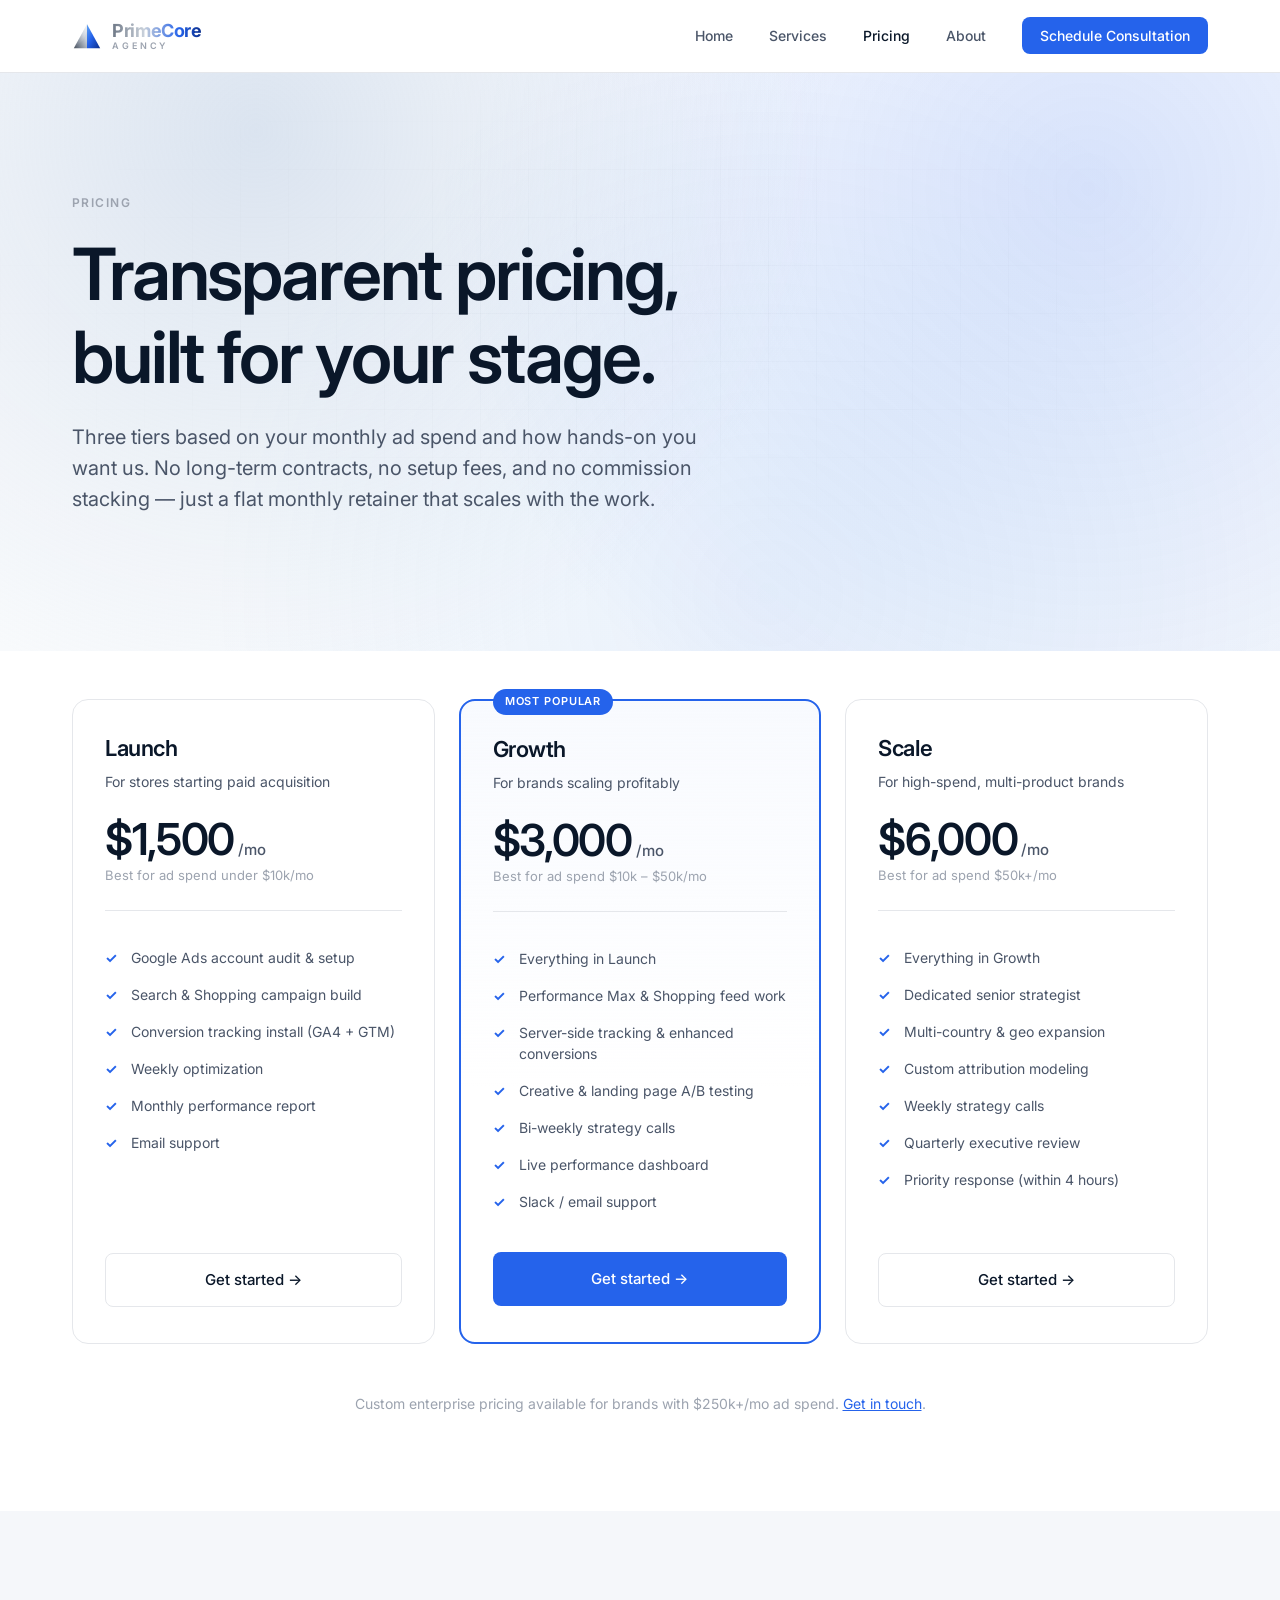
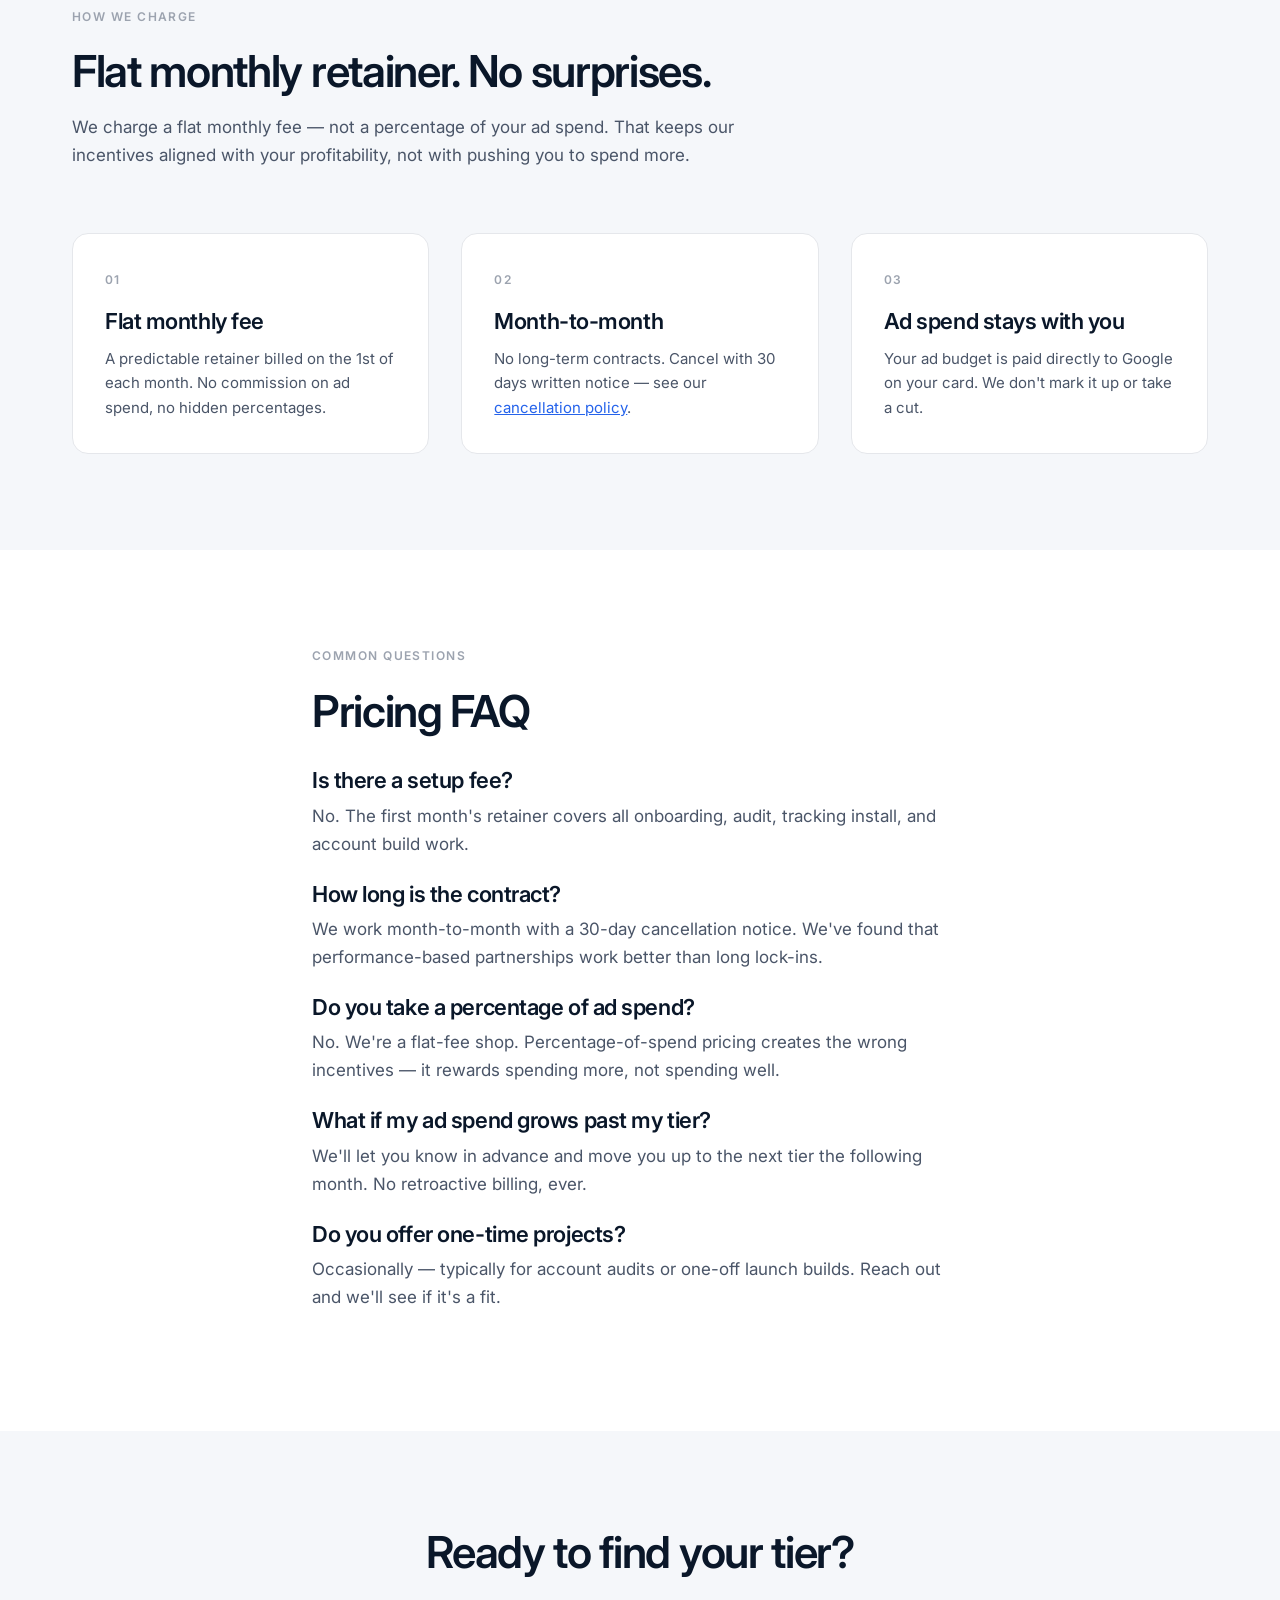
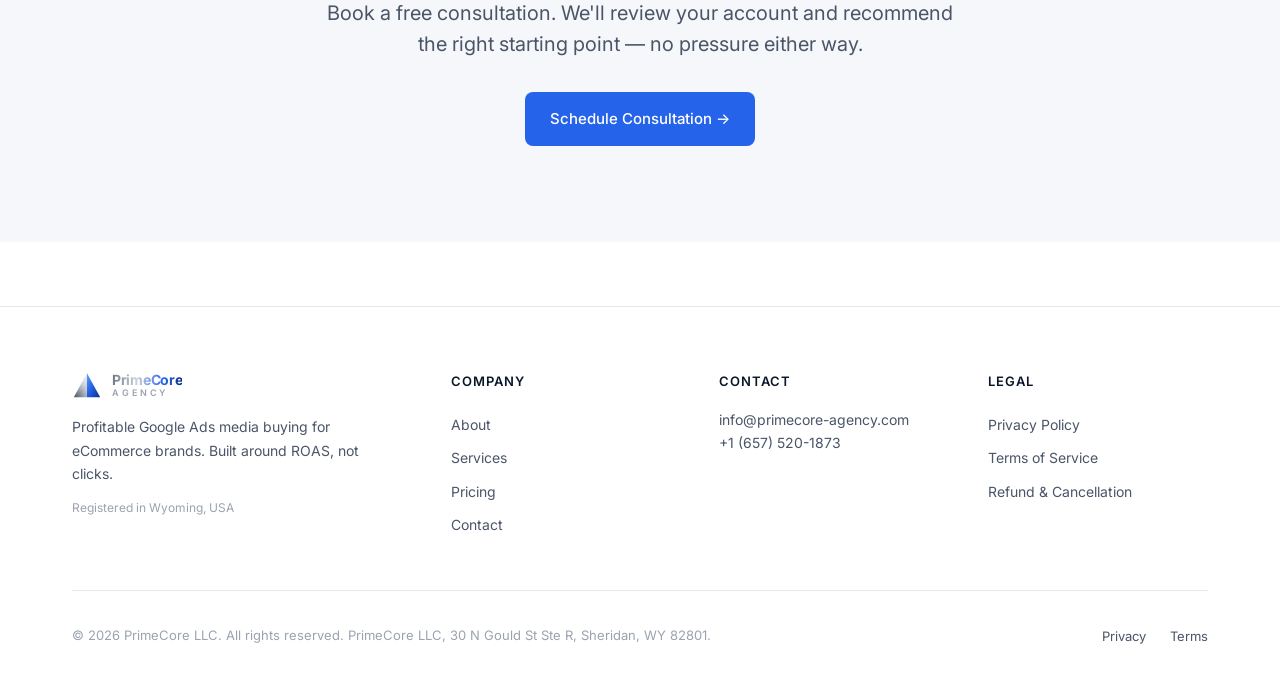
<file: pricing.html>
<!DOCTYPE html>
<html lang="en">
<head>
  <meta charset="UTF-8">
  <meta name="viewport" content="width=device-width, initial-scale=1.0">
  <title>Pricing — PrimeCore Agency</title>
  <meta name="description" content="Transparent Google Ads management pricing for eCommerce brands. Three tiers built around your ad spend and stage of growth.">
  <meta name="theme-color" content="#2563eb">
  <link rel="preconnect" href="https://fonts.googleapis.com">
  <link rel="preconnect" href="https://fonts.gstatic.com" crossorigin>
  <link href="https://fonts.googleapis.com/css2?family=Inter:wght@400;500;600;700&display=swap" rel="stylesheet">
  <link rel="stylesheet" href="styles.css">
</head>
<body>

  <header class="site-header">
    <nav class="nav">
      <a href="index.html" class="brand">
        <span class="brand-mark"><img src="logo-mark.svg" alt="PrimeCore"></span>
        <span class="brand-stack">
          <span class="brand-text">PrimeCore</span>
          <span class="brand-text-sub">Agency</span>
        </span>
      </a>
      <ul class="nav-links">
        <li><a href="index.html">Home</a></li>
        <li><a href="services.html">Services</a></li>
        <li><a href="pricing.html" class="active">Pricing</a></li>
        <li><a href="about.html">About</a></li>
        <li><a href="contact.html" class="nav-cta">Schedule Consultation</a></li>
      </ul>
    </nav>
  </header>

  <main>
    <section class="hero">
      <div class="container">
        <p class="eyebrow">Pricing</p>
        <h1>Transparent pricing,<br>built for your stage.</h1>
        <p class="lead">Three tiers based on your monthly ad spend and how hands-on you want us. No long-term contracts, no setup fees, and no commission stacking — just a flat monthly retainer that scales with the work.</p>
      </div>
    </section>

    <section style="padding-top: 0;">
      <div class="container">
        <div class="pricing">

          <div class="tier">
            <h3>Launch</h3>
            <p class="tier-tagline">For stores starting paid acquisition</p>
            <div class="tier-price">$1,500<span class="per"> /mo</span></div>
            <div class="tier-meta">Best for ad spend under $10k/mo</div>
            <ul class="tier-features">
              <li>Google Ads account audit &amp; setup</li>
              <li>Search &amp; Shopping campaign build</li>
              <li>Conversion tracking install (GA4 + GTM)</li>
              <li>Weekly optimization</li>
              <li>Monthly performance report</li>
              <li>Email support</li>
            </ul>
            <a href="contact.html" class="btn btn-secondary">Get started →</a>
          </div>

          <div class="tier featured">
            <span class="tier-badge">Most popular</span>
            <h3>Growth</h3>
            <p class="tier-tagline">For brands scaling profitably</p>
            <div class="tier-price">$3,000<span class="per"> /mo</span></div>
            <div class="tier-meta">Best for ad spend $10k – $50k/mo</div>
            <ul class="tier-features">
              <li>Everything in Launch</li>
              <li>Performance Max &amp; Shopping feed work</li>
              <li>Server-side tracking &amp; enhanced conversions</li>
              <li>Creative &amp; landing page A/B testing</li>
              <li>Bi-weekly strategy calls</li>
              <li>Live performance dashboard</li>
              <li>Slack / email support</li>
            </ul>
            <a href="contact.html" class="btn btn-primary">Get started →</a>
          </div>

          <div class="tier">
            <h3>Scale</h3>
            <p class="tier-tagline">For high-spend, multi-product brands</p>
            <div class="tier-price">$6,000<span class="per"> /mo</span></div>
            <div class="tier-meta">Best for ad spend $50k+/mo</div>
            <ul class="tier-features">
              <li>Everything in Growth</li>
              <li>Dedicated senior strategist</li>
              <li>Multi-country &amp; geo expansion</li>
              <li>Custom attribution modeling</li>
              <li>Weekly strategy calls</li>
              <li>Quarterly executive review</li>
              <li>Priority response (within 4 hours)</li>
            </ul>
            <a href="contact.html" class="btn btn-secondary">Get started →</a>
          </div>

        </div>

        <p style="text-align:center; margin-top: 48px; font-size: 14px; color: var(--color-ink-muted);">
          Custom enterprise pricing available for brands with $250k+/mo ad spend. <a href="contact.html" style="color: var(--color-accent); text-decoration: underline;">Get in touch</a>.
        </p>
      </div>
    </section>

    <!-- How we charge -->
    <section class="section-alt">
      <div class="container">
        <div class="section-head">
          <p class="eyebrow">How we charge</p>
          <h2>Flat monthly retainer. No surprises.</h2>
          <p>We charge a flat monthly fee — not a percentage of your ad spend. That keeps our incentives aligned with your profitability, not with pushing you to spend more.</p>
        </div>

        <div class="grid grid-3">
          <div class="card">
            <span class="card-num">01</span>
            <h3>Flat monthly fee</h3>
            <p>A predictable retainer billed on the 1st of each month. No commission on ad spend, no hidden percentages.</p>
          </div>
          <div class="card">
            <span class="card-num">02</span>
            <h3>Month-to-month</h3>
            <p>No long-term contracts. Cancel with 30 days written notice — see our <a href="refund.html" style="color: var(--color-accent); text-decoration: underline;">cancellation policy</a>.</p>
          </div>
          <div class="card">
            <span class="card-num">03</span>
            <h3>Ad spend stays with you</h3>
            <p>Your ad budget is paid directly to Google on your card. We don't mark it up or take a cut.</p>
          </div>
        </div>
      </div>
    </section>

    <!-- FAQ -->
    <section>
      <div class="container-narrow">
        <p class="eyebrow">Common questions</p>
        <h2 style="margin-bottom: 32px;">Pricing FAQ</h2>

        <h3 style="margin-bottom: 8px;">Is there a setup fee?</h3>
        <p style="margin-bottom: 24px;">No. The first month's retainer covers all onboarding, audit, tracking install, and account build work.</p>

        <h3 style="margin-bottom: 8px;">How long is the contract?</h3>
        <p style="margin-bottom: 24px;">We work month-to-month with a 30-day cancellation notice. We've found that performance-based partnerships work better than long lock-ins.</p>

        <h3 style="margin-bottom: 8px;">Do you take a percentage of ad spend?</h3>
        <p style="margin-bottom: 24px;">No. We're a flat-fee shop. Percentage-of-spend pricing creates the wrong incentives — it rewards spending more, not spending well.</p>

        <h3 style="margin-bottom: 8px;">What if my ad spend grows past my tier?</h3>
        <p style="margin-bottom: 24px;">We'll let you know in advance and move you up to the next tier the following month. No retroactive billing, ever.</p>

        <h3 style="margin-bottom: 8px;">Do you offer one-time projects?</h3>
        <p style="margin-bottom: 24px;">Occasionally — typically for account audits or one-off launch builds. Reach out and we'll see if it's a fit.</p>
      </div>
    </section>

    <section class="section-alt">
      <div class="container-narrow" style="text-align:center;">
        <h2 style="margin-bottom: 20px;">Ready to find your tier?</h2>
        <p class="lead" style="margin-bottom: 32px;">Book a free consultation. We'll review your account and recommend the right starting point — no pressure either way.</p>
        <a href="contact.html" class="btn btn-primary">Schedule Consultation →</a>
      </div>
    </section>
  </main>

  <footer class="site-footer">
    <div class="container">
      <div class="footer-top">
        <div class="footer-col footer-brand">
          <a href="index.html" class="brand">
            <span class="brand-mark"><img src="logo-mark.svg" alt="PrimeCore"></span>
            <span class="brand-stack">
              <span class="brand-text">PrimeCore</span>
              <span class="brand-text-sub">Agency</span>
            </span>
          </a>
          <p>Profitable Google Ads media buying for eCommerce brands. Built around ROAS, not clicks.</p>
          <p style="font-size: 12px; color: var(--color-ink-muted); margin-top: 12px;">Registered in Wyoming, USA</p>
        </div>
        <div class="footer-col">
          <h5>Company</h5>
          <ul>
            <li><a href="about.html">About</a></li>
            <li><a href="services.html">Services</a></li>
            <li><a href="pricing.html">Pricing</a></li>
            <li><a href="contact.html">Contact</a></li>
          </ul>
        </div>
        <div class="footer-col">
          <h5>Contact</h5>
          <p><a href="mailto:info@primecore-agency.com">info@primecore-agency.com</a></p>
          <p><a href="tel:+16575201873">+1 (657) 520-1873</a></p>
        </div>
        <div class="footer-col">
          <h5>Legal</h5>
          <ul>
            <li><a href="privacy.html">Privacy Policy</a></li>
            <li><a href="terms.html">Terms of Service</a></li>
            <li><a href="refund.html">Refund &amp; Cancellation</a></li>
          </ul>
        </div>
      </div>
      <div class="footer-inner">
        <small>© 2026 PrimeCore LLC. All rights reserved. PrimeCore LLC, 30 N Gould St Ste R, Sheridan, WY 82801.</small>
        <ul class="footer-links">
          <li><a href="privacy.html">Privacy</a></li>
          <li><a href="terms.html">Terms</a></li>
        </ul>
      </div>
    </div>
  </footer>

</body>
</html>
</file>
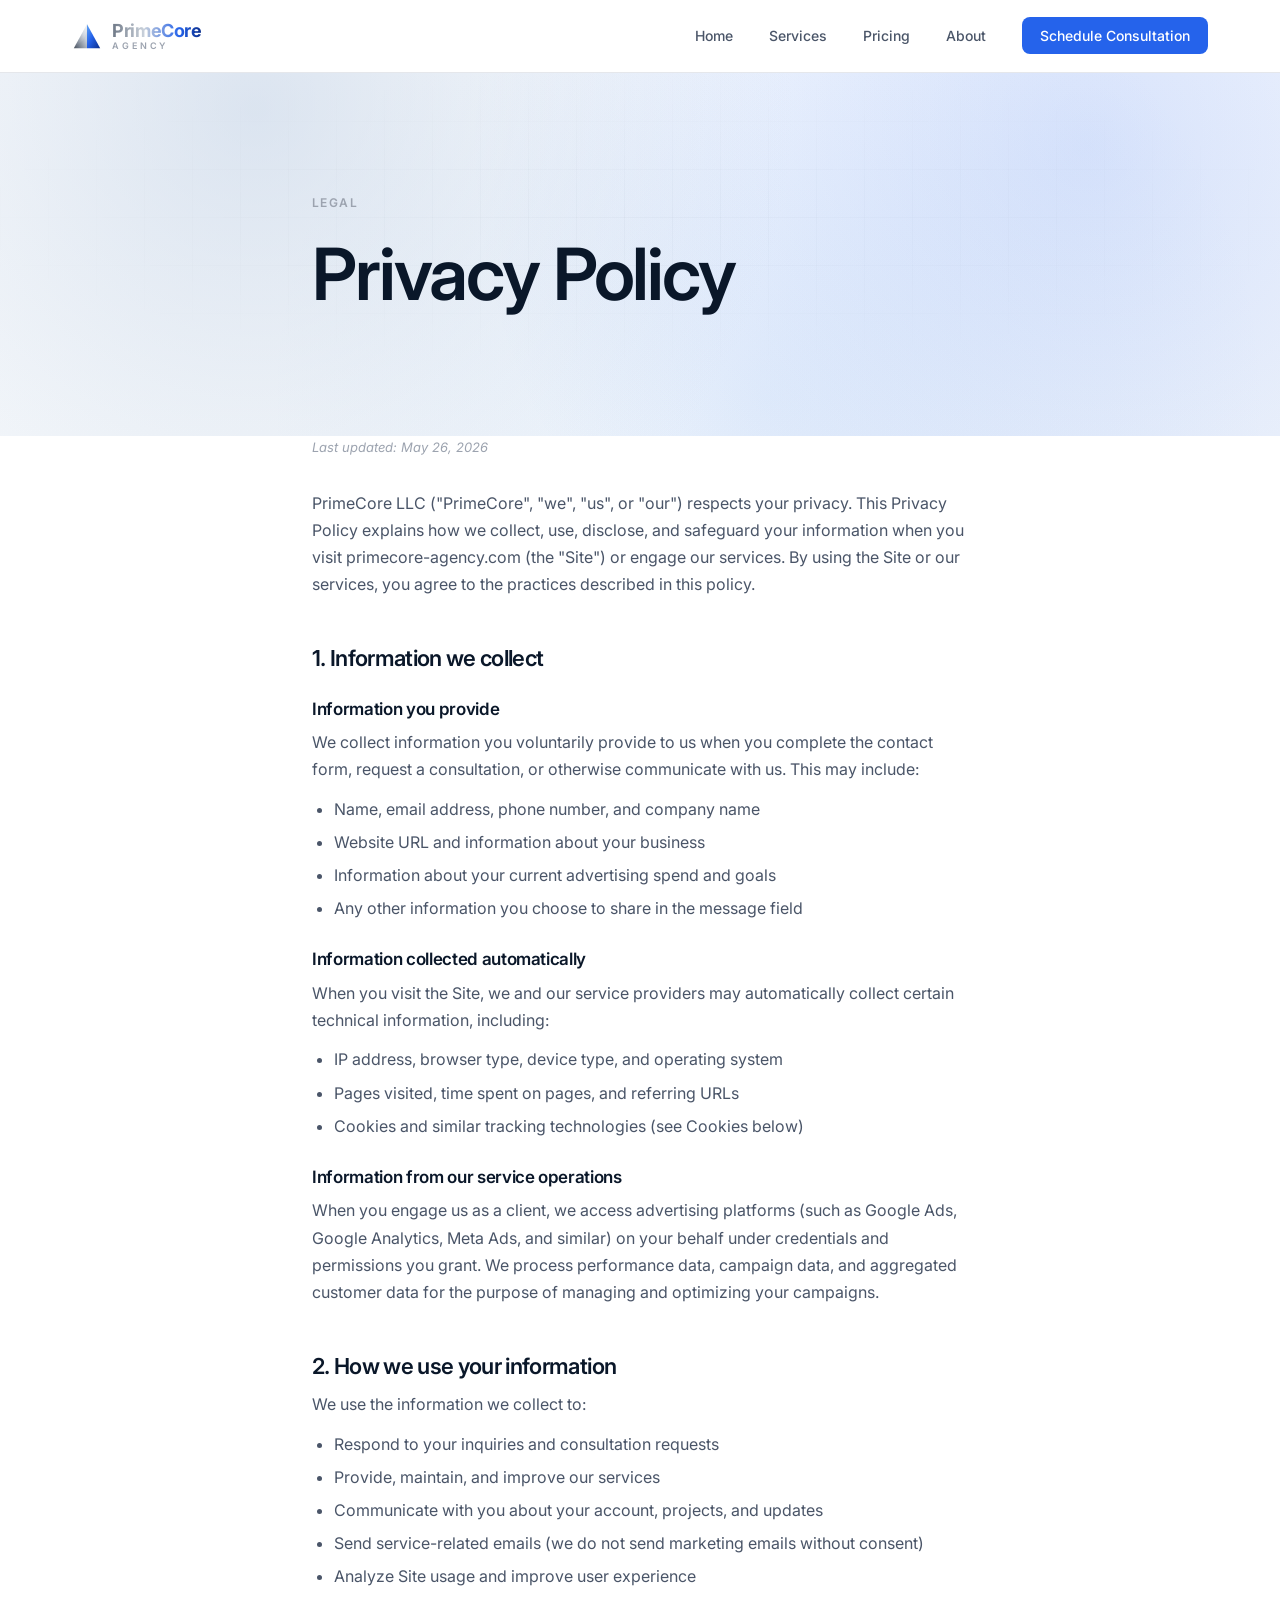
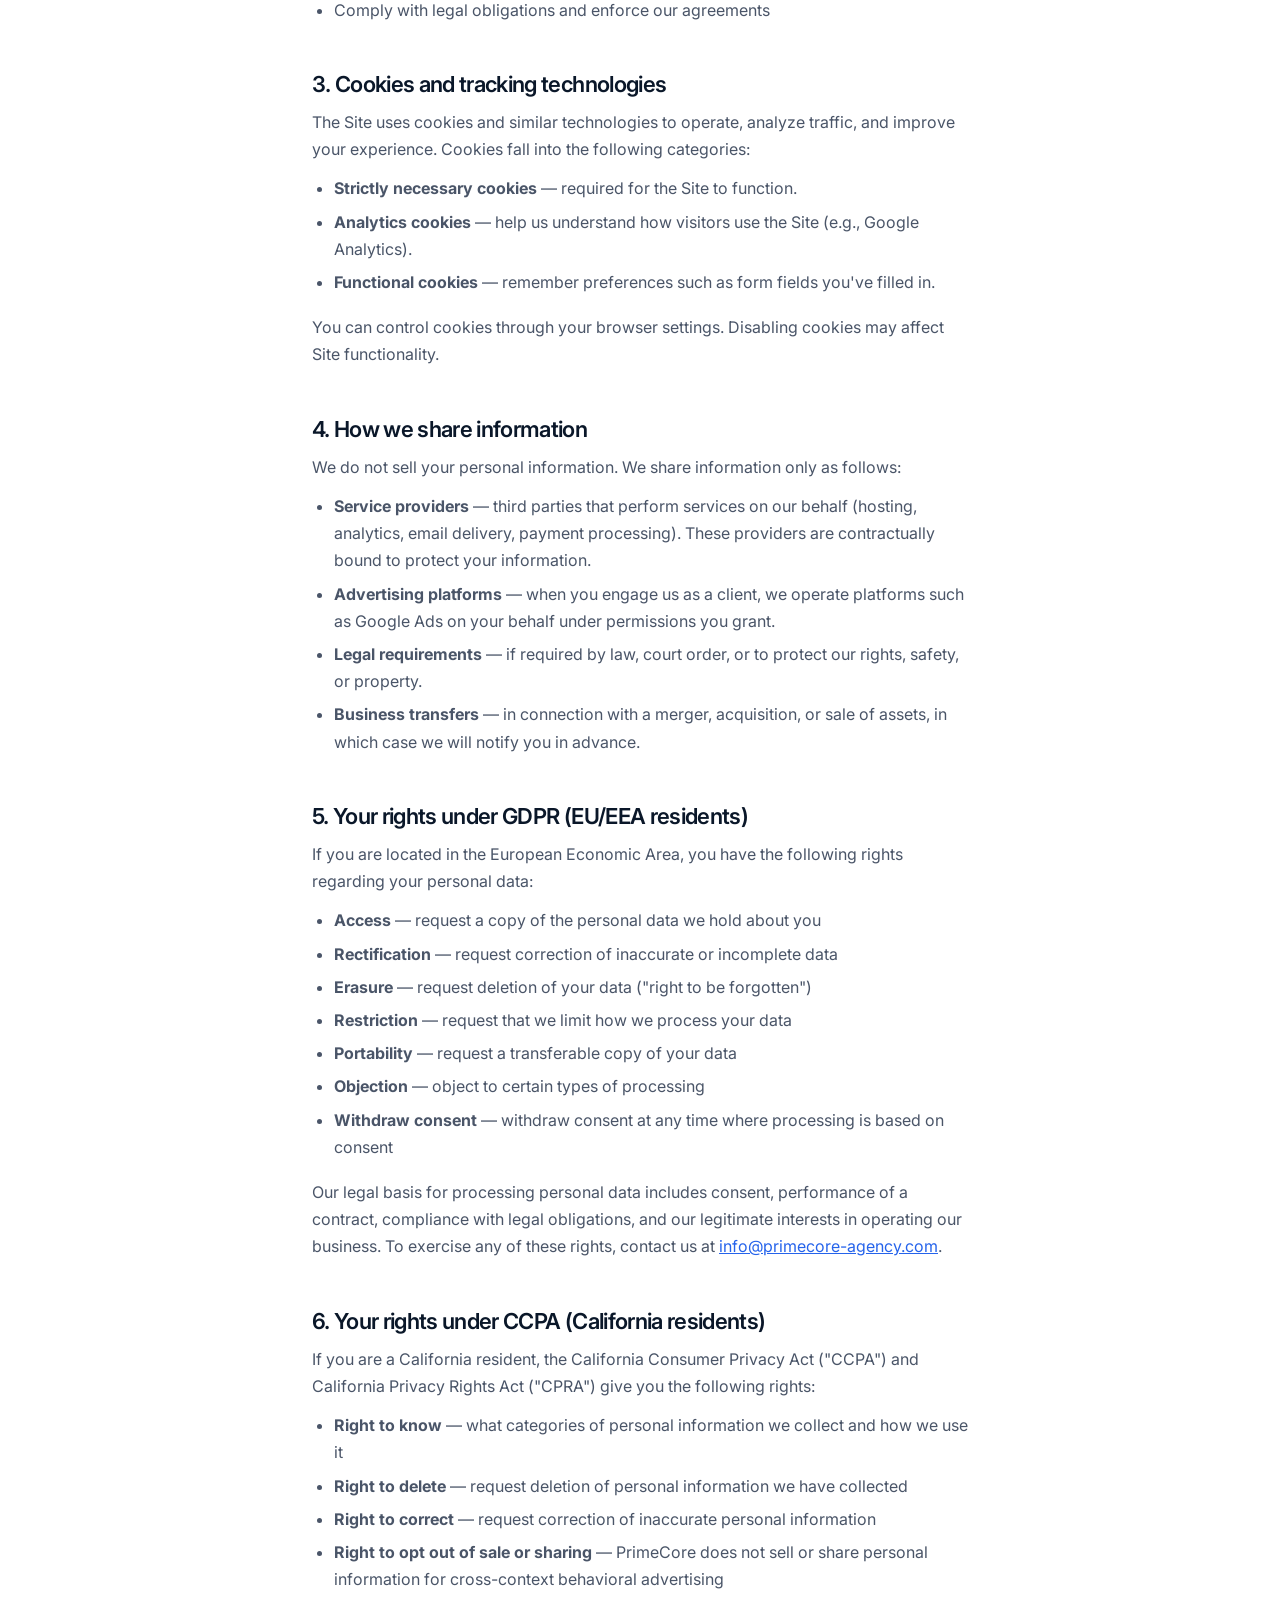
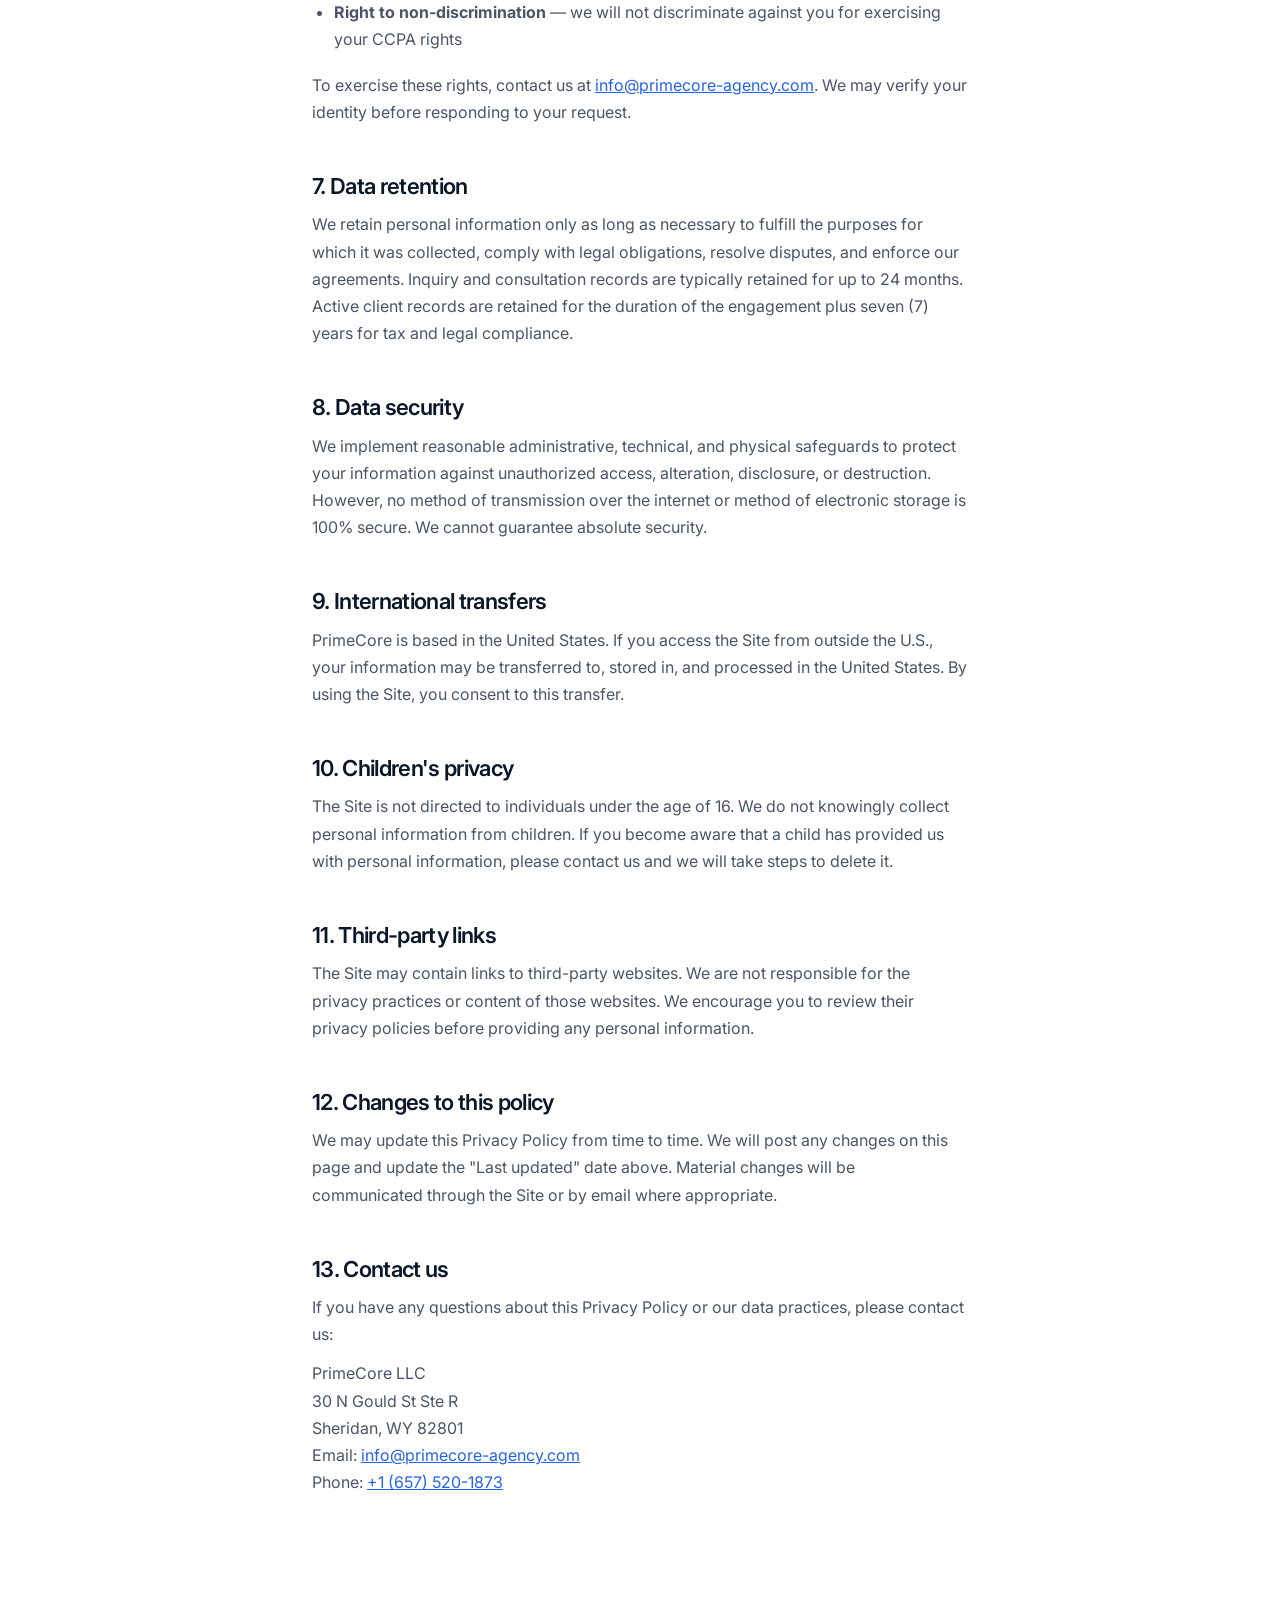
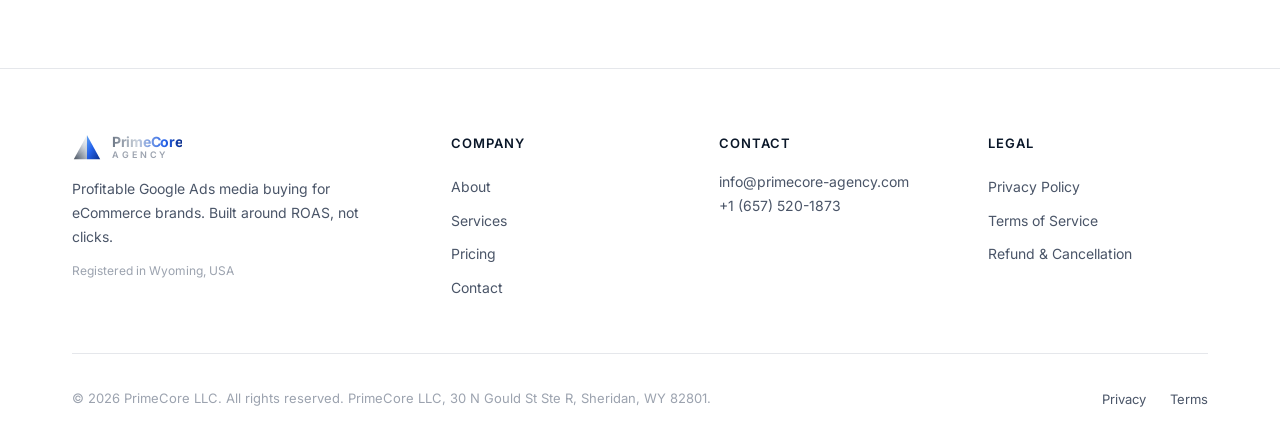
<file: privacy.html>
<!DOCTYPE html>
<html lang="en">
<head>
  <meta charset="UTF-8">
  <meta name="viewport" content="width=device-width, initial-scale=1.0">
  <title>Privacy Policy — PrimeCore Agency</title>
  <meta name="description" content="How PrimeCore LLC collects, uses, and protects your personal information.">
  <meta name="theme-color" content="#2563eb">
  <link rel="preconnect" href="https://fonts.googleapis.com">
  <link rel="preconnect" href="https://fonts.gstatic.com" crossorigin>
  <link href="https://fonts.googleapis.com/css2?family=Inter:wght@400;500;600;700&display=swap" rel="stylesheet">
  <link rel="stylesheet" href="styles.css">
</head>
<body>

  <header class="site-header">
    <nav class="nav">
      <a href="index.html" class="brand">
        <span class="brand-mark"><img src="logo-mark.svg" alt="PrimeCore"></span>
        <span class="brand-stack">
          <span class="brand-text">PrimeCore</span>
          <span class="brand-text-sub">Agency</span>
        </span>
      </a>
      <ul class="nav-links">
        <li><a href="index.html">Home</a></li>
        <li><a href="services.html">Services</a></li>
        <li><a href="pricing.html">Pricing</a></li>
        <li><a href="about.html">About</a></li>
        <li><a href="contact.html" class="nav-cta">Schedule Consultation</a></li>
      </ul>
    </nav>
  </header>

  <main>
    <section class="hero">
      <div class="container-narrow">
        <p class="eyebrow">Legal</p>
        <h1>Privacy Policy</h1>
      </div>
    </section>

    <section class="legal-page" style="padding-top: 0;">
      <div class="container-narrow">
        <p class="last-updated">Last updated: May 26, 2026</p>

        <p>PrimeCore LLC ("PrimeCore", "we", "us", or "our") respects your privacy. This Privacy Policy explains how we collect, use, disclose, and safeguard your information when you visit primecore-agency.com (the "Site") or engage our services. By using the Site or our services, you agree to the practices described in this policy.</p>

        <h2>1. Information we collect</h2>

        <h3>Information you provide</h3>
        <p>We collect information you voluntarily provide to us when you complete the contact form, request a consultation, or otherwise communicate with us. This may include:</p>
        <ul>
          <li>Name, email address, phone number, and company name</li>
          <li>Website URL and information about your business</li>
          <li>Information about your current advertising spend and goals</li>
          <li>Any other information you choose to share in the message field</li>
        </ul>

        <h3>Information collected automatically</h3>
        <p>When you visit the Site, we and our service providers may automatically collect certain technical information, including:</p>
        <ul>
          <li>IP address, browser type, device type, and operating system</li>
          <li>Pages visited, time spent on pages, and referring URLs</li>
          <li>Cookies and similar tracking technologies (see Cookies below)</li>
        </ul>

        <h3>Information from our service operations</h3>
        <p>When you engage us as a client, we access advertising platforms (such as Google Ads, Google Analytics, Meta Ads, and similar) on your behalf under credentials and permissions you grant. We process performance data, campaign data, and aggregated customer data for the purpose of managing and optimizing your campaigns.</p>

        <h2>2. How we use your information</h2>
        <p>We use the information we collect to:</p>
        <ul>
          <li>Respond to your inquiries and consultation requests</li>
          <li>Provide, maintain, and improve our services</li>
          <li>Communicate with you about your account, projects, and updates</li>
          <li>Send service-related emails (we do not send marketing emails without consent)</li>
          <li>Analyze Site usage and improve user experience</li>
          <li>Comply with legal obligations and enforce our agreements</li>
        </ul>

        <h2>3. Cookies and tracking technologies</h2>
        <p>The Site uses cookies and similar technologies to operate, analyze traffic, and improve your experience. Cookies fall into the following categories:</p>
        <ul>
          <li><strong>Strictly necessary cookies</strong> — required for the Site to function.</li>
          <li><strong>Analytics cookies</strong> — help us understand how visitors use the Site (e.g., Google Analytics).</li>
          <li><strong>Functional cookies</strong> — remember preferences such as form fields you've filled in.</li>
        </ul>
        <p>You can control cookies through your browser settings. Disabling cookies may affect Site functionality.</p>

        <h2>4. How we share information</h2>
        <p>We do not sell your personal information. We share information only as follows:</p>
        <ul>
          <li><strong>Service providers</strong> — third parties that perform services on our behalf (hosting, analytics, email delivery, payment processing). These providers are contractually bound to protect your information.</li>
          <li><strong>Advertising platforms</strong> — when you engage us as a client, we operate platforms such as Google Ads on your behalf under permissions you grant.</li>
          <li><strong>Legal requirements</strong> — if required by law, court order, or to protect our rights, safety, or property.</li>
          <li><strong>Business transfers</strong> — in connection with a merger, acquisition, or sale of assets, in which case we will notify you in advance.</li>
        </ul>

        <h2>5. Your rights under GDPR (EU/EEA residents)</h2>
        <p>If you are located in the European Economic Area, you have the following rights regarding your personal data:</p>
        <ul>
          <li><strong>Access</strong> — request a copy of the personal data we hold about you</li>
          <li><strong>Rectification</strong> — request correction of inaccurate or incomplete data</li>
          <li><strong>Erasure</strong> — request deletion of your data ("right to be forgotten")</li>
          <li><strong>Restriction</strong> — request that we limit how we process your data</li>
          <li><strong>Portability</strong> — request a transferable copy of your data</li>
          <li><strong>Objection</strong> — object to certain types of processing</li>
          <li><strong>Withdraw consent</strong> — withdraw consent at any time where processing is based on consent</li>
        </ul>
        <p>Our legal basis for processing personal data includes consent, performance of a contract, compliance with legal obligations, and our legitimate interests in operating our business. To exercise any of these rights, contact us at <a href="mailto:info@primecore-agency.com" style="color: var(--color-accent); text-decoration: underline;">info@primecore-agency.com</a>.</p>

        <h2>6. Your rights under CCPA (California residents)</h2>
        <p>If you are a California resident, the California Consumer Privacy Act ("CCPA") and California Privacy Rights Act ("CPRA") give you the following rights:</p>
        <ul>
          <li><strong>Right to know</strong> — what categories of personal information we collect and how we use it</li>
          <li><strong>Right to delete</strong> — request deletion of personal information we have collected</li>
          <li><strong>Right to correct</strong> — request correction of inaccurate personal information</li>
          <li><strong>Right to opt out of sale or sharing</strong> — PrimeCore does not sell or share personal information for cross-context behavioral advertising</li>
          <li><strong>Right to non-discrimination</strong> — we will not discriminate against you for exercising your CCPA rights</li>
        </ul>
        <p>To exercise these rights, contact us at <a href="mailto:info@primecore-agency.com" style="color: var(--color-accent); text-decoration: underline;">info@primecore-agency.com</a>. We may verify your identity before responding to your request.</p>

        <h2>7. Data retention</h2>
        <p>We retain personal information only as long as necessary to fulfill the purposes for which it was collected, comply with legal obligations, resolve disputes, and enforce our agreements. Inquiry and consultation records are typically retained for up to 24 months. Active client records are retained for the duration of the engagement plus seven (7) years for tax and legal compliance.</p>

        <h2>8. Data security</h2>
        <p>We implement reasonable administrative, technical, and physical safeguards to protect your information against unauthorized access, alteration, disclosure, or destruction. However, no method of transmission over the internet or method of electronic storage is 100% secure. We cannot guarantee absolute security.</p>

        <h2>9. International transfers</h2>
        <p>PrimeCore is based in the United States. If you access the Site from outside the U.S., your information may be transferred to, stored in, and processed in the United States. By using the Site, you consent to this transfer.</p>

        <h2>10. Children's privacy</h2>
        <p>The Site is not directed to individuals under the age of 16. We do not knowingly collect personal information from children. If you become aware that a child has provided us with personal information, please contact us and we will take steps to delete it.</p>

        <h2>11. Third-party links</h2>
        <p>The Site may contain links to third-party websites. We are not responsible for the privacy practices or content of those websites. We encourage you to review their privacy policies before providing any personal information.</p>

        <h2>12. Changes to this policy</h2>
        <p>We may update this Privacy Policy from time to time. We will post any changes on this page and update the "Last updated" date above. Material changes will be communicated through the Site or by email where appropriate.</p>

        <h2>13. Contact us</h2>
        <p>If you have any questions about this Privacy Policy or our data practices, please contact us:</p>
        <p>
          PrimeCore LLC<br>
          30 N Gould St Ste R<br>
          Sheridan, WY 82801<br>
          Email: <a href="mailto:info@primecore-agency.com" style="color: var(--color-accent); text-decoration: underline;">info@primecore-agency.com</a><br>
          Phone: <a href="tel:+16575201873" style="color: var(--color-accent); text-decoration: underline;">+1 (657) 520-1873</a>
        </p>
      </div>
    </section>
  </main>

  <footer class="site-footer">
    <div class="container">
      <div class="footer-top">
        <div class="footer-col footer-brand">
          <a href="index.html" class="brand">
            <span class="brand-mark"><img src="logo-mark.svg" alt="PrimeCore"></span>
            <span class="brand-stack">
              <span class="brand-text">PrimeCore</span>
              <span class="brand-text-sub">Agency</span>
            </span>
          </a>
          <p>Profitable Google Ads media buying for eCommerce brands. Built around ROAS, not clicks.</p>
          <p style="font-size: 12px; color: var(--color-ink-muted); margin-top: 12px;">Registered in Wyoming, USA</p>
        </div>
        <div class="footer-col">
          <h5>Company</h5>
          <ul>
            <li><a href="about.html">About</a></li>
            <li><a href="services.html">Services</a></li>
            <li><a href="pricing.html">Pricing</a></li>
            <li><a href="contact.html">Contact</a></li>
          </ul>
        </div>
        <div class="footer-col">
          <h5>Contact</h5>
          <p><a href="mailto:info@primecore-agency.com">info@primecore-agency.com</a></p>
          <p><a href="tel:+16575201873">+1 (657) 520-1873</a></p>
        </div>
        <div class="footer-col">
          <h5>Legal</h5>
          <ul>
            <li><a href="privacy.html">Privacy Policy</a></li>
            <li><a href="terms.html">Terms of Service</a></li>
            <li><a href="refund.html">Refund &amp; Cancellation</a></li>
          </ul>
        </div>
      </div>
      <div class="footer-inner">
        <small>© 2026 PrimeCore LLC. All rights reserved. PrimeCore LLC, 30 N Gould St Ste R, Sheridan, WY 82801.</small>
        <ul class="footer-links">
          <li><a href="privacy.html">Privacy</a></li>
          <li><a href="terms.html">Terms</a></li>
        </ul>
      </div>
    </div>
  </footer>

</body>
</html>
</file>
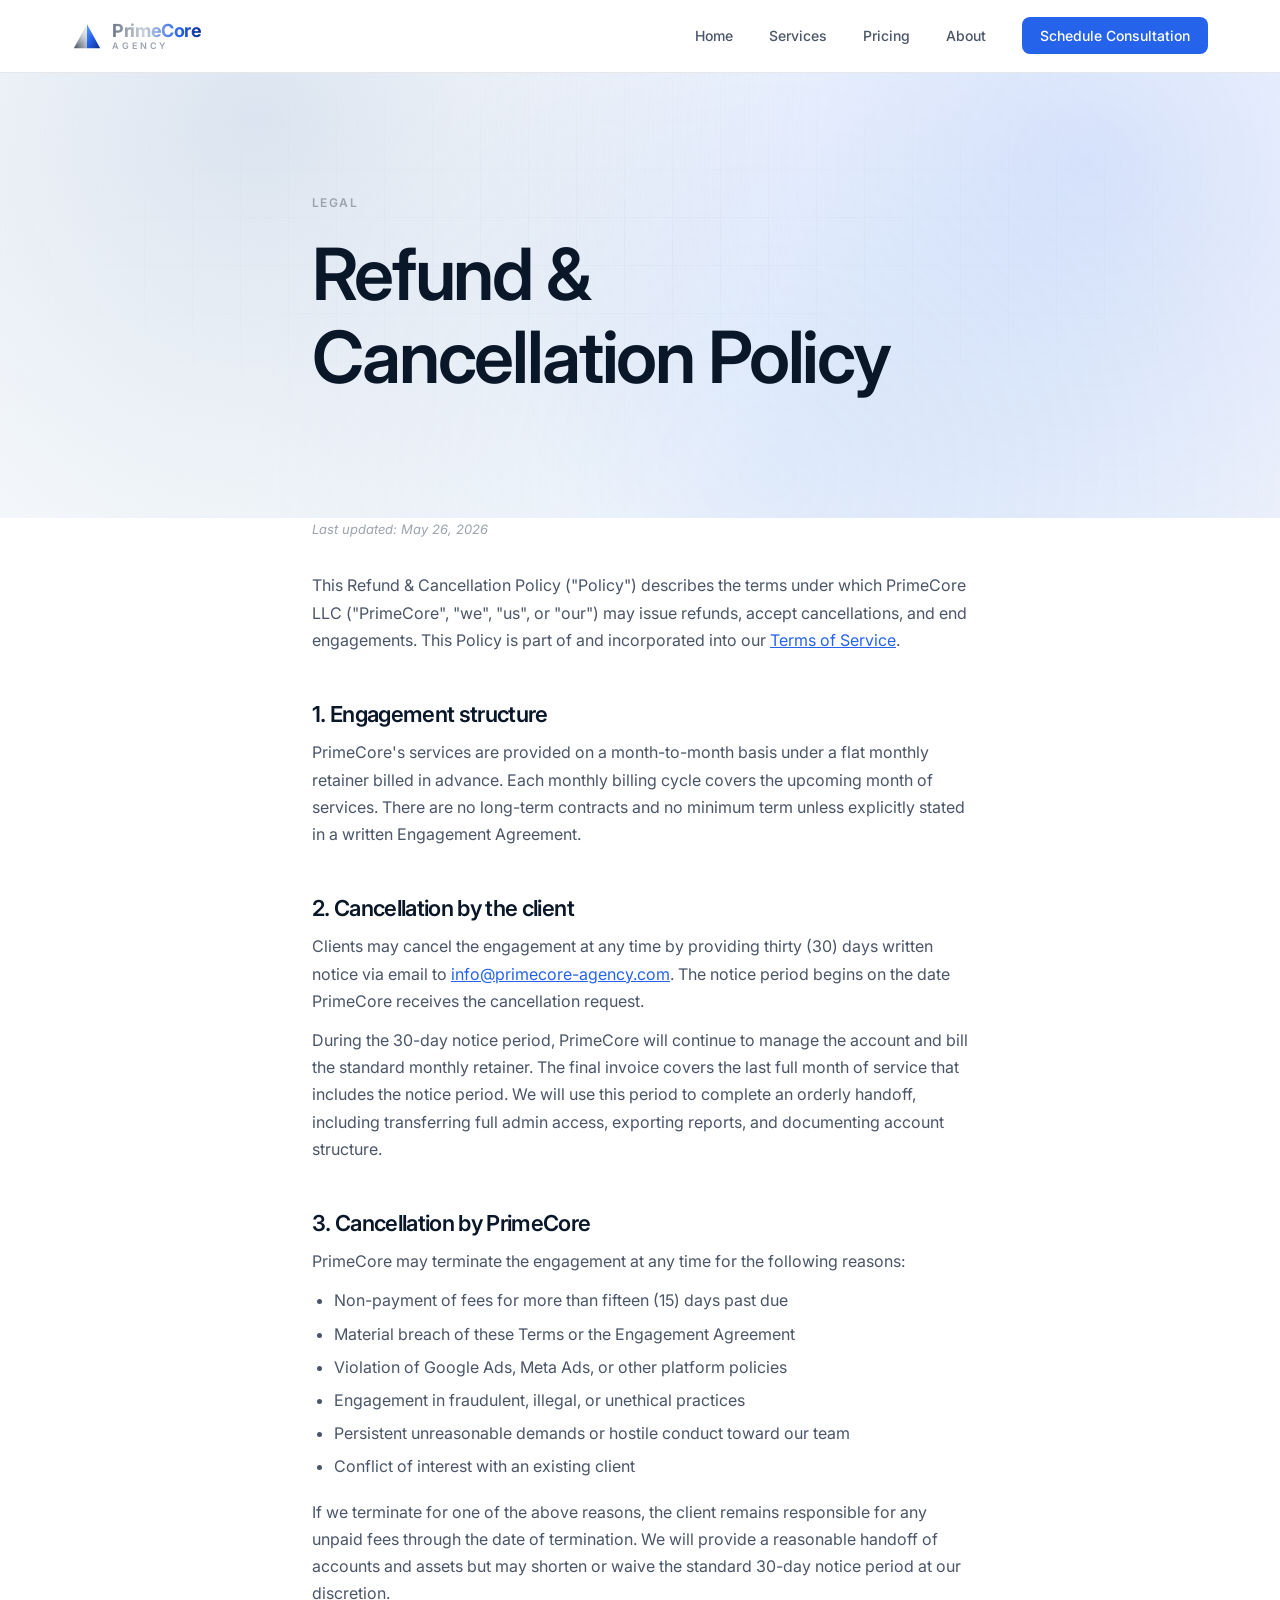
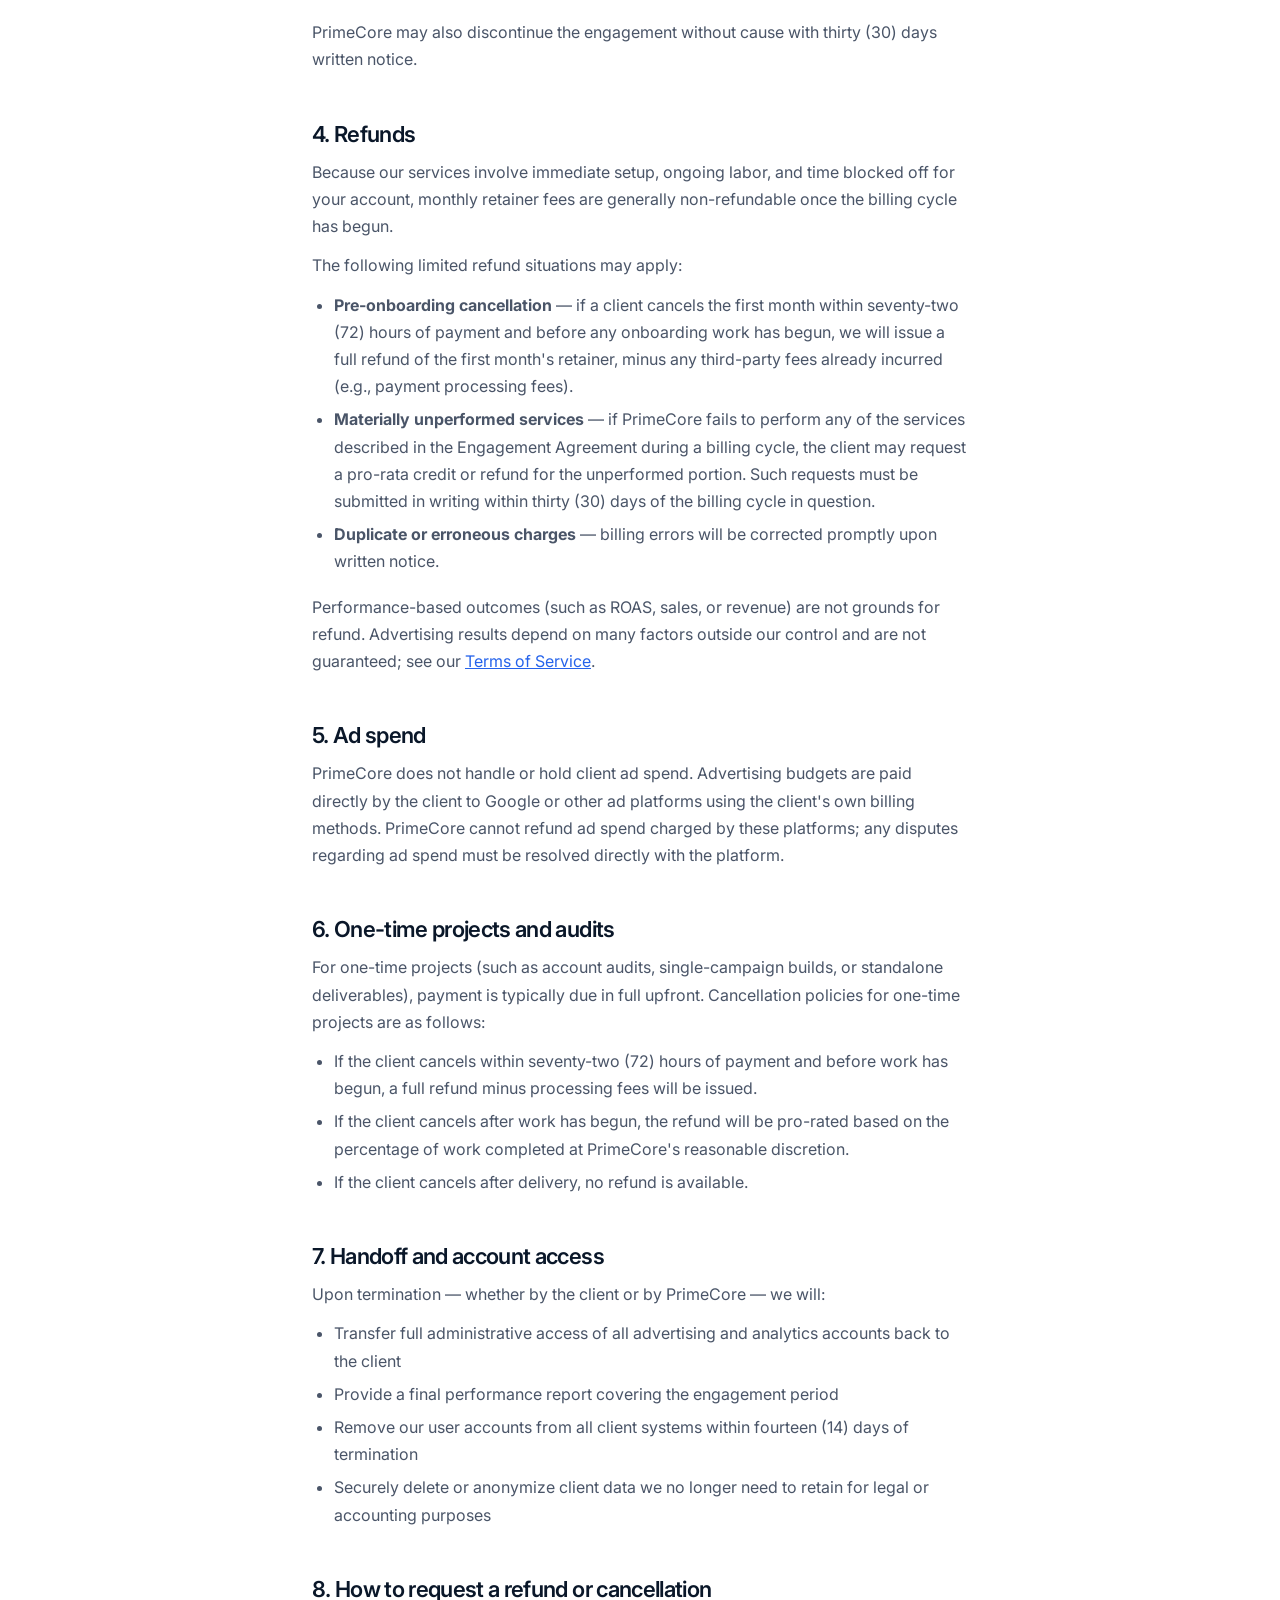
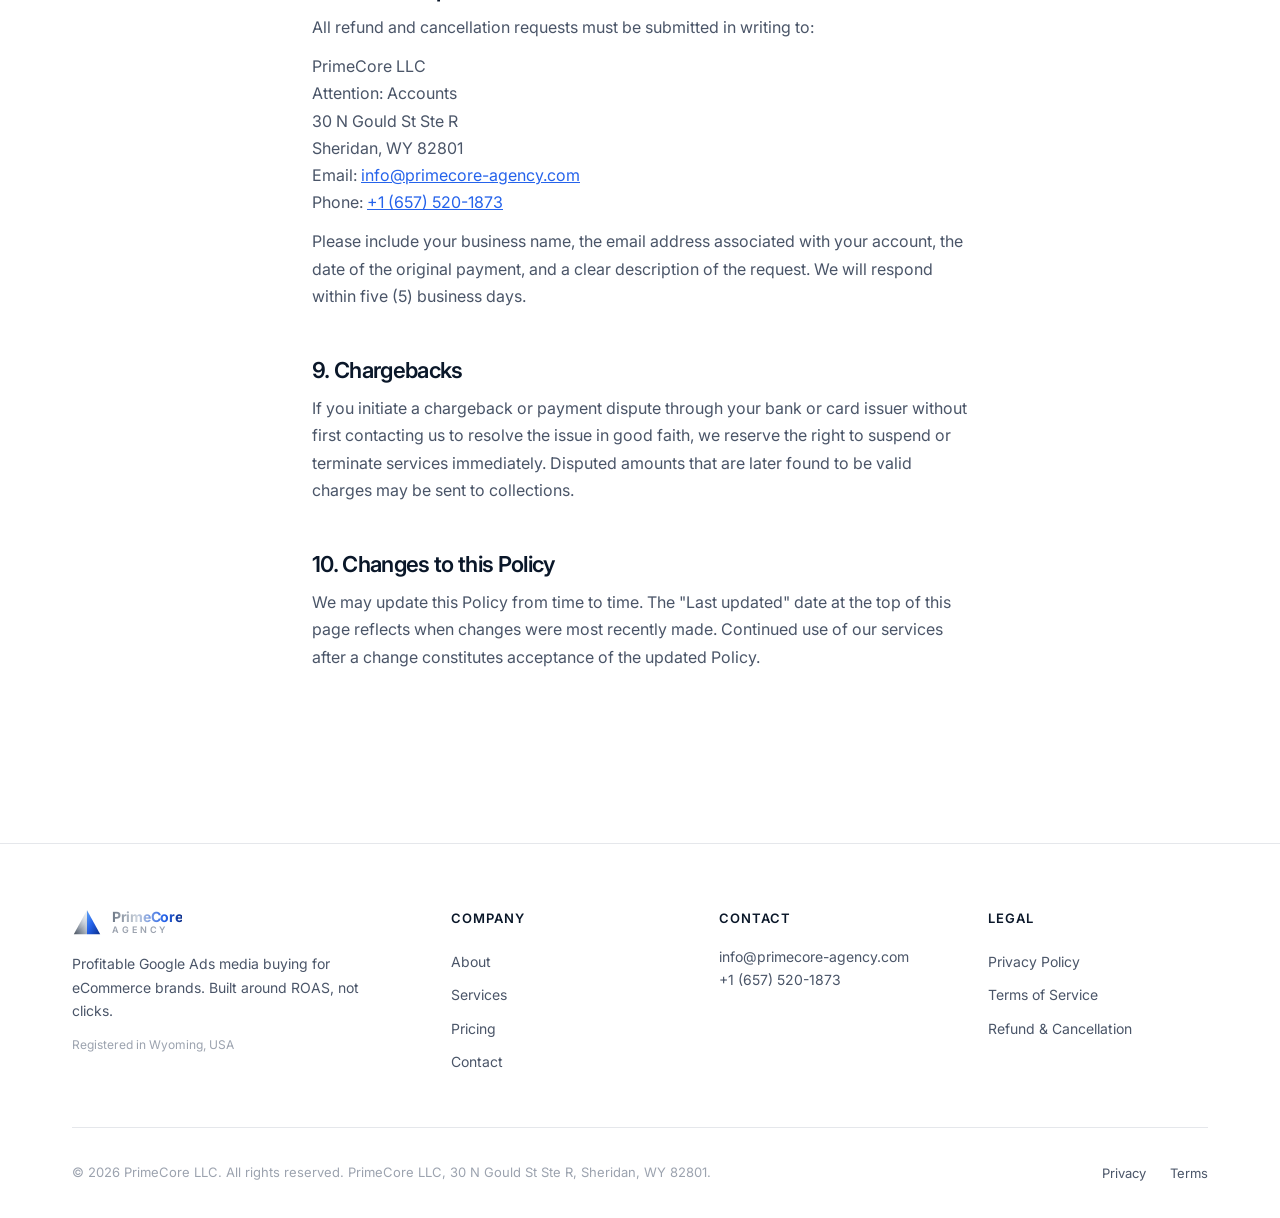
<file: refund.html>
<!DOCTYPE html>
<html lang="en">
<head>
  <meta charset="UTF-8">
  <meta name="viewport" content="width=device-width, initial-scale=1.0">
  <title>Refund &amp; Cancellation Policy — PrimeCore Agency</title>
  <meta name="description" content="PrimeCore LLC's refund and cancellation policy for clients.">
  <meta name="theme-color" content="#2563eb">
  <link rel="preconnect" href="https://fonts.googleapis.com">
  <link rel="preconnect" href="https://fonts.gstatic.com" crossorigin>
  <link href="https://fonts.googleapis.com/css2?family=Inter:wght@400;500;600;700&display=swap" rel="stylesheet">
  <link rel="stylesheet" href="styles.css">
</head>
<body>

  <header class="site-header">
    <nav class="nav">
      <a href="index.html" class="brand">
        <span class="brand-mark"><img src="logo-mark.svg" alt="PrimeCore"></span>
        <span class="brand-stack">
          <span class="brand-text">PrimeCore</span>
          <span class="brand-text-sub">Agency</span>
        </span>
      </a>
      <ul class="nav-links">
        <li><a href="index.html">Home</a></li>
        <li><a href="services.html">Services</a></li>
        <li><a href="pricing.html">Pricing</a></li>
        <li><a href="about.html">About</a></li>
        <li><a href="contact.html" class="nav-cta">Schedule Consultation</a></li>
      </ul>
    </nav>
  </header>

  <main>
    <section class="hero">
      <div class="container-narrow">
        <p class="eyebrow">Legal</p>
        <h1>Refund &amp; Cancellation Policy</h1>
      </div>
    </section>

    <section class="legal-page" style="padding-top: 0;">
      <div class="container-narrow">
        <p class="last-updated">Last updated: May 26, 2026</p>

        <p>This Refund &amp; Cancellation Policy ("Policy") describes the terms under which PrimeCore LLC ("PrimeCore", "we", "us", or "our") may issue refunds, accept cancellations, and end engagements. This Policy is part of and incorporated into our <a href="terms.html" style="color: var(--color-accent); text-decoration: underline;">Terms of Service</a>.</p>

        <h2>1. Engagement structure</h2>
        <p>PrimeCore's services are provided on a month-to-month basis under a flat monthly retainer billed in advance. Each monthly billing cycle covers the upcoming month of services. There are no long-term contracts and no minimum term unless explicitly stated in a written Engagement Agreement.</p>

        <h2>2. Cancellation by the client</h2>
        <p>Clients may cancel the engagement at any time by providing thirty (30) days written notice via email to <a href="mailto:info@primecore-agency.com" style="color: var(--color-accent); text-decoration: underline;">info@primecore-agency.com</a>. The notice period begins on the date PrimeCore receives the cancellation request.</p>
        <p>During the 30-day notice period, PrimeCore will continue to manage the account and bill the standard monthly retainer. The final invoice covers the last full month of service that includes the notice period. We will use this period to complete an orderly handoff, including transferring full admin access, exporting reports, and documenting account structure.</p>

        <h2>3. Cancellation by PrimeCore</h2>
        <p>PrimeCore may terminate the engagement at any time for the following reasons:</p>
        <ul>
          <li>Non-payment of fees for more than fifteen (15) days past due</li>
          <li>Material breach of these Terms or the Engagement Agreement</li>
          <li>Violation of Google Ads, Meta Ads, or other platform policies</li>
          <li>Engagement in fraudulent, illegal, or unethical practices</li>
          <li>Persistent unreasonable demands or hostile conduct toward our team</li>
          <li>Conflict of interest with an existing client</li>
        </ul>
        <p>If we terminate for one of the above reasons, the client remains responsible for any unpaid fees through the date of termination. We will provide a reasonable handoff of accounts and assets but may shorten or waive the standard 30-day notice period at our discretion.</p>
        <p>PrimeCore may also discontinue the engagement without cause with thirty (30) days written notice.</p>

        <h2>4. Refunds</h2>
        <p>Because our services involve immediate setup, ongoing labor, and time blocked off for your account, monthly retainer fees are generally non-refundable once the billing cycle has begun.</p>
        <p>The following limited refund situations may apply:</p>
        <ul>
          <li><strong>Pre-onboarding cancellation</strong> — if a client cancels the first month within seventy-two (72) hours of payment and before any onboarding work has begun, we will issue a full refund of the first month's retainer, minus any third-party fees already incurred (e.g., payment processing fees).</li>
          <li><strong>Materially unperformed services</strong> — if PrimeCore fails to perform any of the services described in the Engagement Agreement during a billing cycle, the client may request a pro-rata credit or refund for the unperformed portion. Such requests must be submitted in writing within thirty (30) days of the billing cycle in question.</li>
          <li><strong>Duplicate or erroneous charges</strong> — billing errors will be corrected promptly upon written notice.</li>
        </ul>
        <p>Performance-based outcomes (such as ROAS, sales, or revenue) are not grounds for refund. Advertising results depend on many factors outside our control and are not guaranteed; see our <a href="terms.html#" style="color: var(--color-accent); text-decoration: underline;">Terms of Service</a>.</p>

        <h2>5. Ad spend</h2>
        <p>PrimeCore does not handle or hold client ad spend. Advertising budgets are paid directly by the client to Google or other ad platforms using the client's own billing methods. PrimeCore cannot refund ad spend charged by these platforms; any disputes regarding ad spend must be resolved directly with the platform.</p>

        <h2>6. One-time projects and audits</h2>
        <p>For one-time projects (such as account audits, single-campaign builds, or standalone deliverables), payment is typically due in full upfront. Cancellation policies for one-time projects are as follows:</p>
        <ul>
          <li>If the client cancels within seventy-two (72) hours of payment and before work has begun, a full refund minus processing fees will be issued.</li>
          <li>If the client cancels after work has begun, the refund will be pro-rated based on the percentage of work completed at PrimeCore's reasonable discretion.</li>
          <li>If the client cancels after delivery, no refund is available.</li>
        </ul>

        <h2>7. Handoff and account access</h2>
        <p>Upon termination — whether by the client or by PrimeCore — we will:</p>
        <ul>
          <li>Transfer full administrative access of all advertising and analytics accounts back to the client</li>
          <li>Provide a final performance report covering the engagement period</li>
          <li>Remove our user accounts from all client systems within fourteen (14) days of termination</li>
          <li>Securely delete or anonymize client data we no longer need to retain for legal or accounting purposes</li>
        </ul>

        <h2>8. How to request a refund or cancellation</h2>
        <p>All refund and cancellation requests must be submitted in writing to:</p>
        <p>
          PrimeCore LLC<br>
          Attention: Accounts<br>
          30 N Gould St Ste R<br>
          Sheridan, WY 82801<br>
          Email: <a href="mailto:info@primecore-agency.com" style="color: var(--color-accent); text-decoration: underline;">info@primecore-agency.com</a><br>
          Phone: <a href="tel:+16575201873" style="color: var(--color-accent); text-decoration: underline;">+1 (657) 520-1873</a>
        </p>
        <p>Please include your business name, the email address associated with your account, the date of the original payment, and a clear description of the request. We will respond within five (5) business days.</p>

        <h2>9. Chargebacks</h2>
        <p>If you initiate a chargeback or payment dispute through your bank or card issuer without first contacting us to resolve the issue in good faith, we reserve the right to suspend or terminate services immediately. Disputed amounts that are later found to be valid charges may be sent to collections.</p>

        <h2>10. Changes to this Policy</h2>
        <p>We may update this Policy from time to time. The "Last updated" date at the top of this page reflects when changes were most recently made. Continued use of our services after a change constitutes acceptance of the updated Policy.</p>
      </div>
    </section>
  </main>

  <footer class="site-footer">
    <div class="container">
      <div class="footer-top">
        <div class="footer-col footer-brand">
          <a href="index.html" class="brand">
            <span class="brand-mark"><img src="logo-mark.svg" alt="PrimeCore"></span>
            <span class="brand-stack">
              <span class="brand-text">PrimeCore</span>
              <span class="brand-text-sub">Agency</span>
            </span>
          </a>
          <p>Profitable Google Ads media buying for eCommerce brands. Built around ROAS, not clicks.</p>
          <p style="font-size: 12px; color: var(--color-ink-muted); margin-top: 12px;">Registered in Wyoming, USA</p>
        </div>
        <div class="footer-col">
          <h5>Company</h5>
          <ul>
            <li><a href="about.html">About</a></li>
            <li><a href="services.html">Services</a></li>
            <li><a href="pricing.html">Pricing</a></li>
            <li><a href="contact.html">Contact</a></li>
          </ul>
        </div>
        <div class="footer-col">
          <h5>Contact</h5>
          <p><a href="mailto:info@primecore-agency.com">info@primecore-agency.com</a></p>
          <p><a href="tel:+16575201873">+1 (657) 520-1873</a></p>
        </div>
        <div class="footer-col">
          <h5>Legal</h5>
          <ul>
            <li><a href="privacy.html">Privacy Policy</a></li>
            <li><a href="terms.html">Terms of Service</a></li>
            <li><a href="refund.html">Refund &amp; Cancellation</a></li>
          </ul>
        </div>
      </div>
      <div class="footer-inner">
        <small>© 2026 PrimeCore LLC. All rights reserved. PrimeCore LLC, 30 N Gould St Ste R, Sheridan, WY 82801.</small>
        <ul class="footer-links">
          <li><a href="privacy.html">Privacy</a></li>
          <li><a href="terms.html">Terms</a></li>
        </ul>
      </div>
    </div>
  </footer>

</body>
</html>
</file>
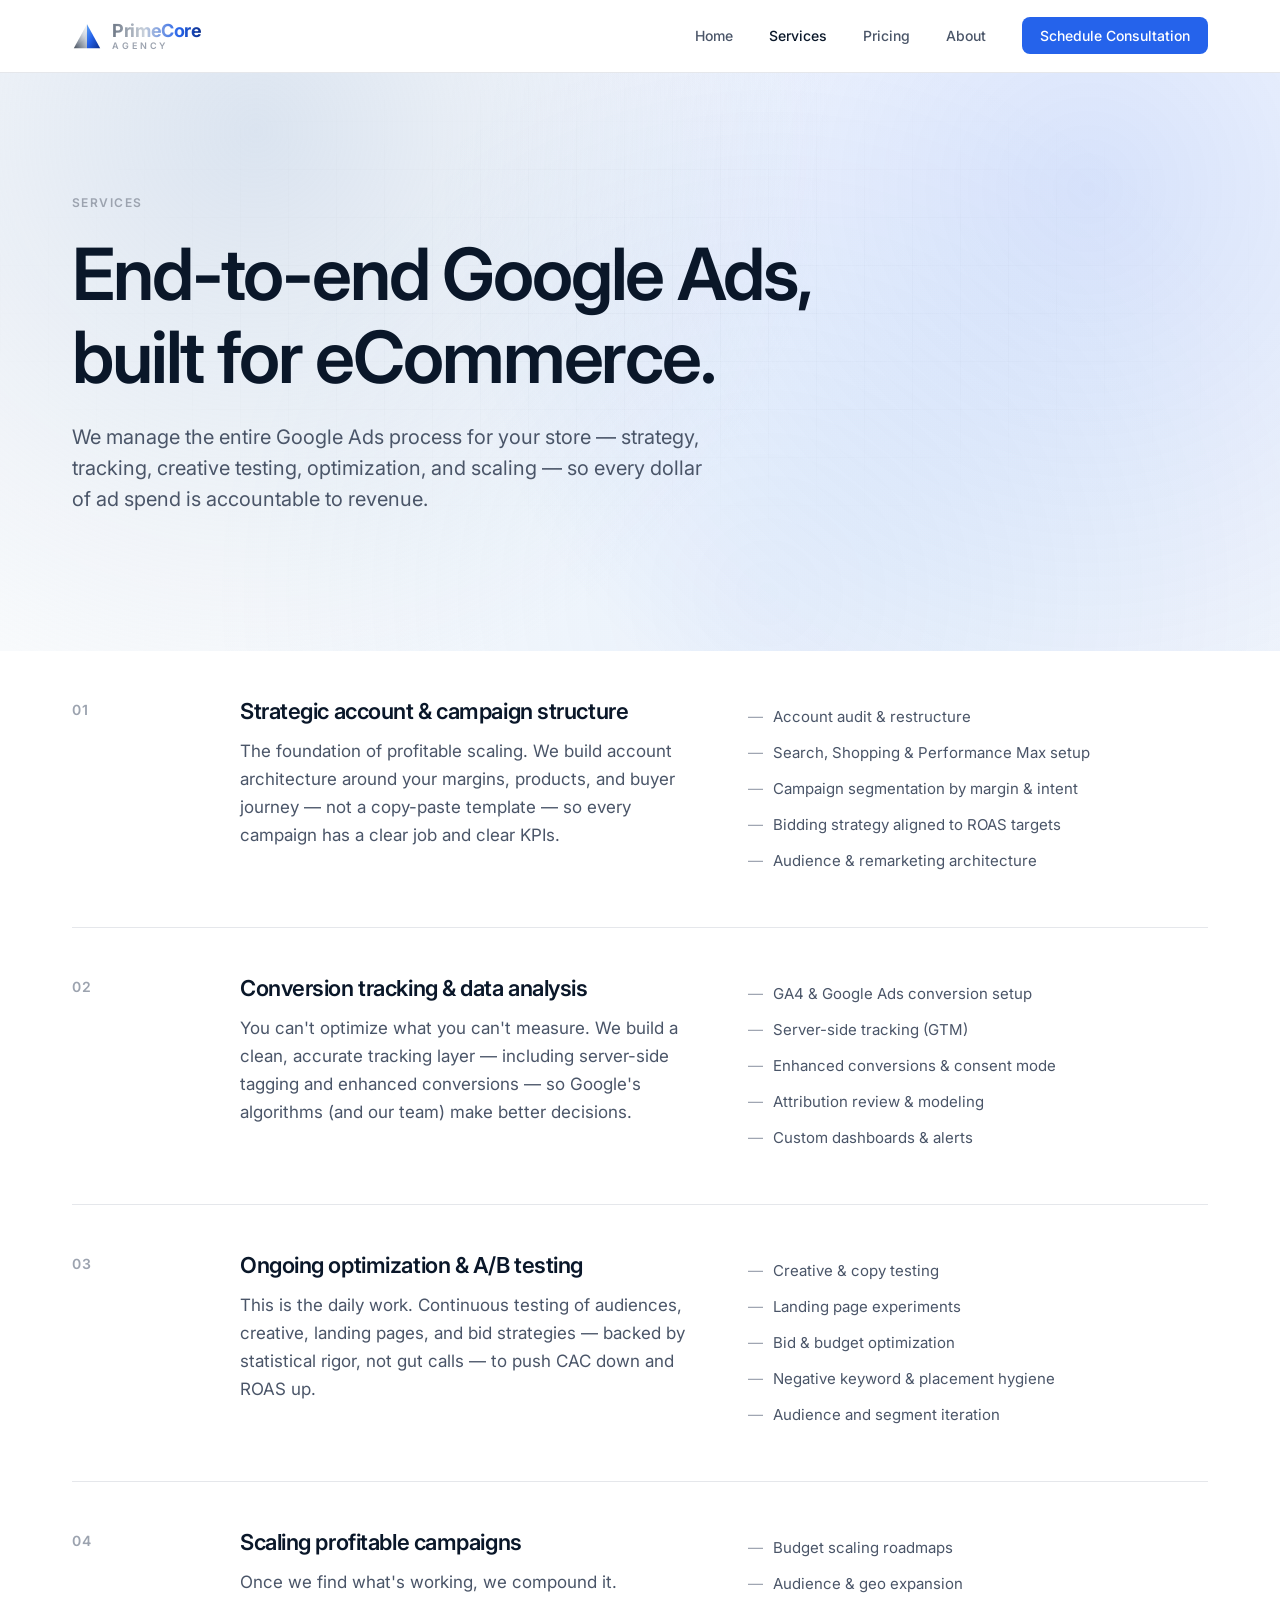
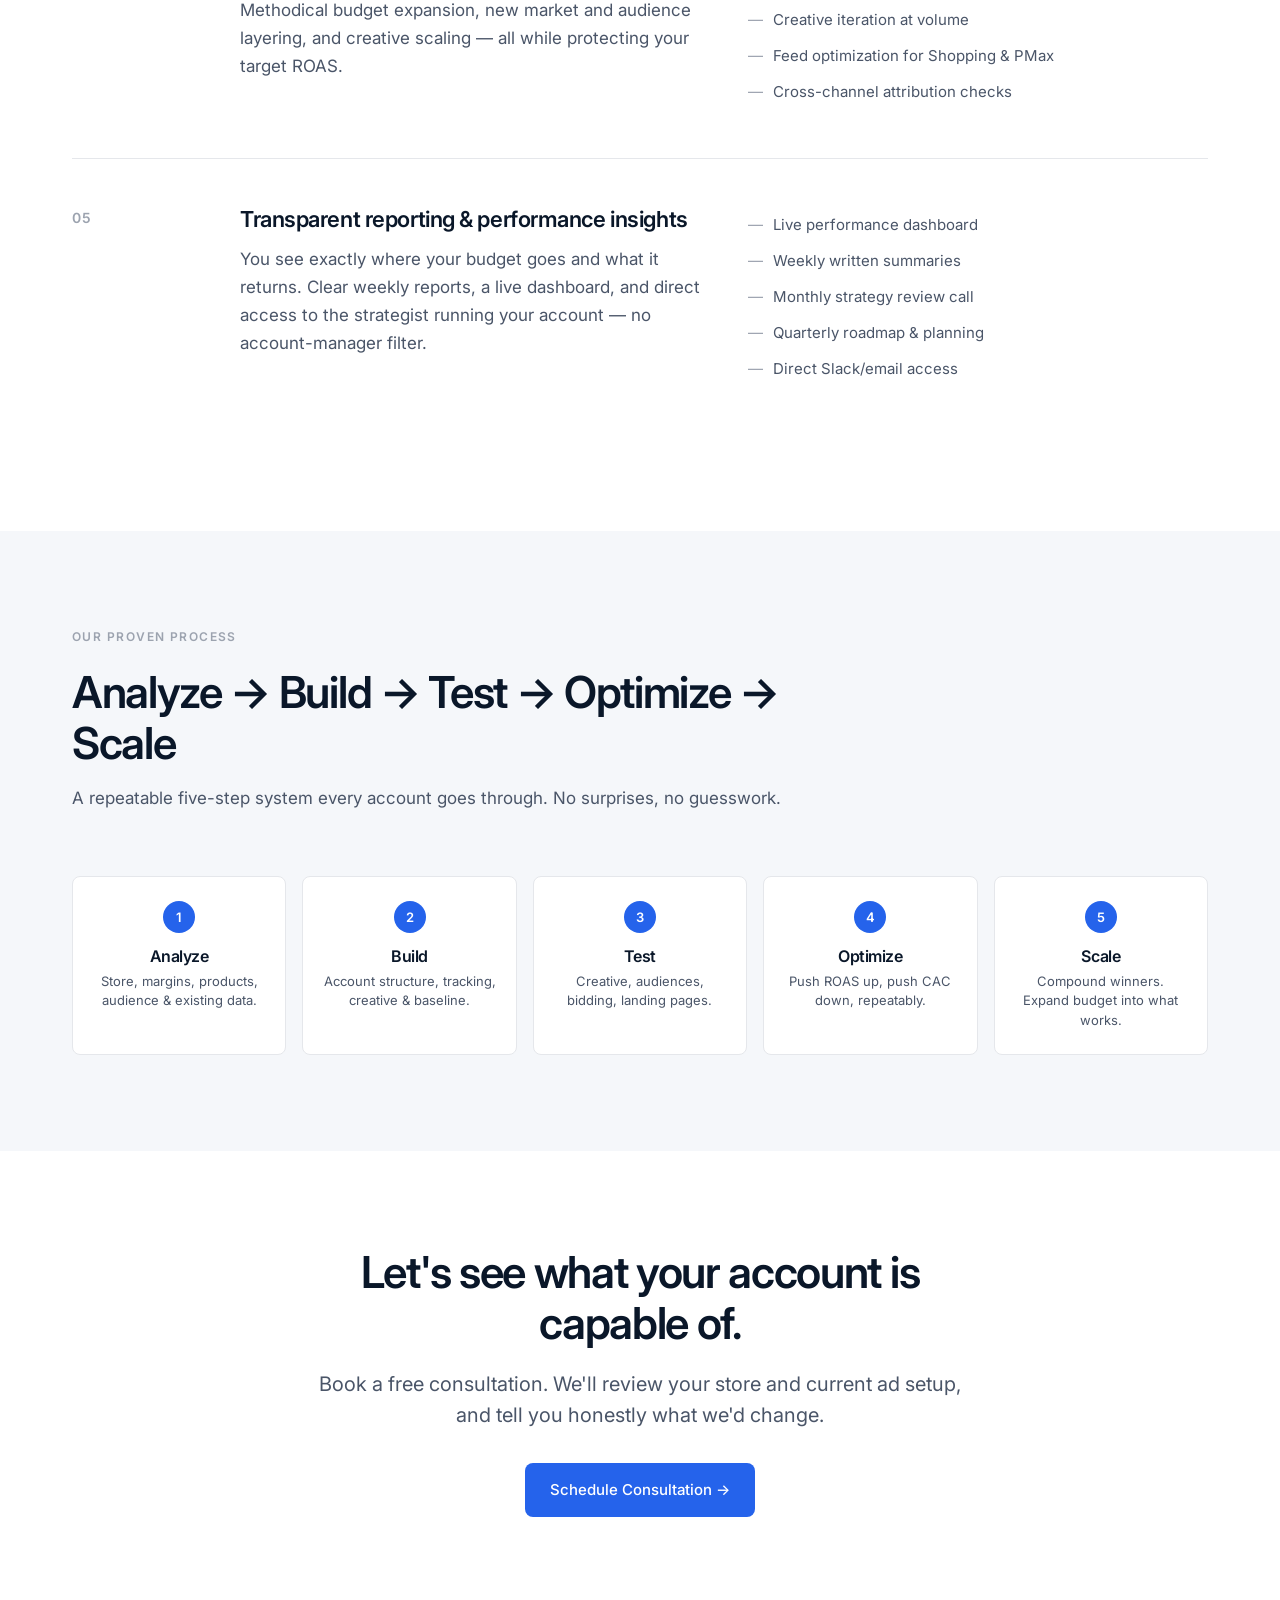
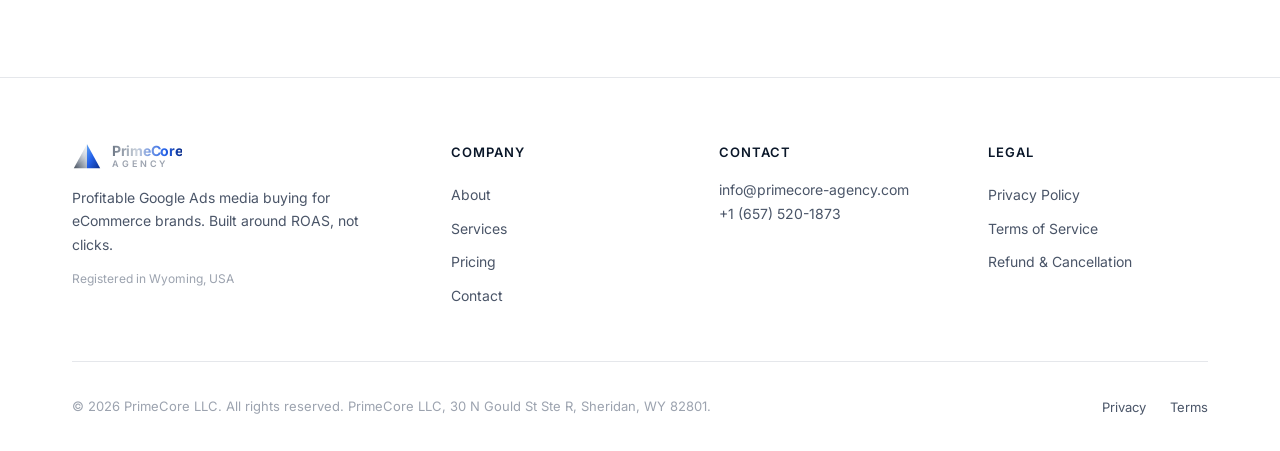
<file: services.html>
<!DOCTYPE html>
<html lang="en">
<head>
  <meta charset="UTF-8">
  <meta name="viewport" content="width=device-width, initial-scale=1.0">
  <title>Services — Primecore LLC</title>
  <meta name="description" content="End-to-end Google Ads management for eCommerce: strategy, tracking, optimization, scaling, and transparent reporting.">
  <meta name="theme-color" content="#2563eb">
  <link rel="preconnect" href="https://fonts.googleapis.com">
  <link rel="preconnect" href="https://fonts.gstatic.com" crossorigin>
  <link href="https://fonts.googleapis.com/css2?family=Inter:wght@400;500;600;700&display=swap" rel="stylesheet">
  <link rel="stylesheet" href="styles.css">
</head>
<body>

  <header class="site-header">
    <nav class="nav">
      <a href="index.html" class="brand">
        <span class="brand-mark"><img src="logo-mark.svg" alt="PrimeCore"></span>
        <span class="brand-stack">
          <span class="brand-text">PrimeCore</span>
          <span class="brand-text-sub">Agency</span>
        </span>
      </a>
      <ul class="nav-links">
        <li><a href="index.html">Home</a></li>
        <li><a href="services.html" class="active">Services</a></li>
        <li><a href="pricing.html">Pricing</a></li>
        <li><a href="about.html">About</a></li>
        <li><a href="contact.html" class="nav-cta">Schedule Consultation</a></li>
      </ul>
    </nav>
  </header>

  <main>
    <section class="hero">
      <div class="container">
        <p class="eyebrow">Services</p>
        <h1>End-to-end Google Ads,<br>built for eCommerce.</h1>
        <p class="lead">We manage the entire Google Ads process for your store — strategy, tracking, creative testing, optimization, and scaling — so every dollar of ad spend is accountable to revenue.</p>
      </div>
    </section>

    <section style="padding-top: 0;">
      <div class="container">

        <div class="service-row">
          <div class="num">01</div>
          <div>
            <h3>Strategic account &amp; campaign structure</h3>
            <p>The foundation of profitable scaling. We build account architecture around your margins, products, and buyer journey — not a copy-paste template — so every campaign has a clear job and clear KPIs.</p>
          </div>
          <ul>
            <li>Account audit &amp; restructure</li>
            <li>Search, Shopping &amp; Performance Max setup</li>
            <li>Campaign segmentation by margin &amp; intent</li>
            <li>Bidding strategy aligned to ROAS targets</li>
            <li>Audience &amp; remarketing architecture</li>
          </ul>
        </div>

        <div class="service-row">
          <div class="num">02</div>
          <div>
            <h3>Conversion tracking &amp; data analysis</h3>
            <p>You can't optimize what you can't measure. We build a clean, accurate tracking layer — including server-side tagging and enhanced conversions — so Google's algorithms (and our team) make better decisions.</p>
          </div>
          <ul>
            <li>GA4 &amp; Google Ads conversion setup</li>
            <li>Server-side tracking (GTM)</li>
            <li>Enhanced conversions &amp; consent mode</li>
            <li>Attribution review &amp; modeling</li>
            <li>Custom dashboards &amp; alerts</li>
          </ul>
        </div>

        <div class="service-row">
          <div class="num">03</div>
          <div>
            <h3>Ongoing optimization &amp; A/B testing</h3>
            <p>This is the daily work. Continuous testing of audiences, creative, landing pages, and bid strategies — backed by statistical rigor, not gut calls — to push CAC down and ROAS up.</p>
          </div>
          <ul>
            <li>Creative &amp; copy testing</li>
            <li>Landing page experiments</li>
            <li>Bid &amp; budget optimization</li>
            <li>Negative keyword &amp; placement hygiene</li>
            <li>Audience and segment iteration</li>
          </ul>
        </div>

        <div class="service-row">
          <div class="num">04</div>
          <div>
            <h3>Scaling profitable campaigns</h3>
            <p>Once we find what's working, we compound it. Methodical budget expansion, new market and audience layering, and creative scaling — all while protecting your target ROAS.</p>
          </div>
          <ul>
            <li>Budget scaling roadmaps</li>
            <li>Audience &amp; geo expansion</li>
            <li>Creative iteration at volume</li>
            <li>Feed optimization for Shopping &amp; PMax</li>
            <li>Cross-channel attribution checks</li>
          </ul>
        </div>

        <div class="service-row">
          <div class="num">05</div>
          <div>
            <h3>Transparent reporting &amp; performance insights</h3>
            <p>You see exactly where your budget goes and what it returns. Clear weekly reports, a live dashboard, and direct access to the strategist running your account — no account-manager filter.</p>
          </div>
          <ul>
            <li>Live performance dashboard</li>
            <li>Weekly written summaries</li>
            <li>Monthly strategy review call</li>
            <li>Quarterly roadmap &amp; planning</li>
            <li>Direct Slack/email access</li>
          </ul>
        </div>

      </div>
    </section>

    <!-- Process flow -->
    <section class="section-alt">
      <div class="container">
        <div class="section-head">
          <p class="eyebrow">Our proven process</p>
          <h2>Analyze → Build → Test → Optimize → Scale</h2>
          <p>A repeatable five-step system every account goes through. No surprises, no guesswork.</p>
        </div>

        <div class="process">
          <div class="process-step">
            <div class="step-num">1</div>
            <h4>Analyze</h4>
            <p>Store, margins, products, audience &amp; existing data.</p>
          </div>
          <div class="process-step">
            <div class="step-num">2</div>
            <h4>Build</h4>
            <p>Account structure, tracking, creative &amp; baseline.</p>
          </div>
          <div class="process-step">
            <div class="step-num">3</div>
            <h4>Test</h4>
            <p>Creative, audiences, bidding, landing pages.</p>
          </div>
          <div class="process-step">
            <div class="step-num">4</div>
            <h4>Optimize</h4>
            <p>Push ROAS up, push CAC down, repeatably.</p>
          </div>
          <div class="process-step">
            <div class="step-num">5</div>
            <h4>Scale</h4>
            <p>Compound winners. Expand budget into what works.</p>
          </div>
        </div>
      </div>
    </section>

    <section>
      <div class="container-narrow" style="text-align:center;">
        <h2 style="margin-bottom: 20px;">Let's see what your account is capable of.</h2>
        <p class="lead" style="margin-bottom: 32px;">Book a free consultation. We'll review your store and current ad setup, and tell you honestly what we'd change.</p>
        <a href="contact.html" class="btn btn-primary">Schedule Consultation →</a>
      </div>
    </section>
  </main>

  <footer class="site-footer">
    <div class="container">
      <div class="footer-top">
        <div class="footer-col footer-brand">
          <a href="index.html" class="brand">
            <span class="brand-mark"><img src="logo-mark.svg" alt="PrimeCore"></span>
            <span class="brand-stack">
              <span class="brand-text">PrimeCore</span>
              <span class="brand-text-sub">Agency</span>
            </span>
          </a>
          <p>Profitable Google Ads media buying for eCommerce brands. Built around ROAS, not clicks.</p>
          <p style="font-size: 12px; color: var(--color-ink-muted); margin-top: 12px;">Registered in Wyoming, USA</p>
        </div>
        <div class="footer-col">
          <h5>Company</h5>
          <ul>
            <li><a href="about.html">About</a></li>
            <li><a href="services.html">Services</a></li>
            <li><a href="pricing.html">Pricing</a></li>
            <li><a href="contact.html">Contact</a></li>
          </ul>
        </div>
        <div class="footer-col">
          <h5>Contact</h5>
          <p><a href="mailto:info@primecore-agency.com">info@primecore-agency.com</a></p>
          <p><a href="tel:+16575201873">+1 (657) 520-1873</a></p>
        </div>
        <div class="footer-col">
          <h5>Legal</h5>
          <ul>
            <li><a href="privacy.html">Privacy Policy</a></li>
            <li><a href="terms.html">Terms of Service</a></li>
            <li><a href="refund.html">Refund &amp; Cancellation</a></li>
          </ul>
        </div>
      </div>
      <div class="footer-inner">
        <small>© 2026 PrimeCore LLC. All rights reserved. PrimeCore LLC, 30 N Gould St Ste R, Sheridan, WY 82801.</small>
        <ul class="footer-links">
          <li><a href="privacy.html">Privacy</a></li>
          <li><a href="terms.html">Terms</a></li>
        </ul>
      </div>
    </div>
  </footer>

</body>
</html>
</file>
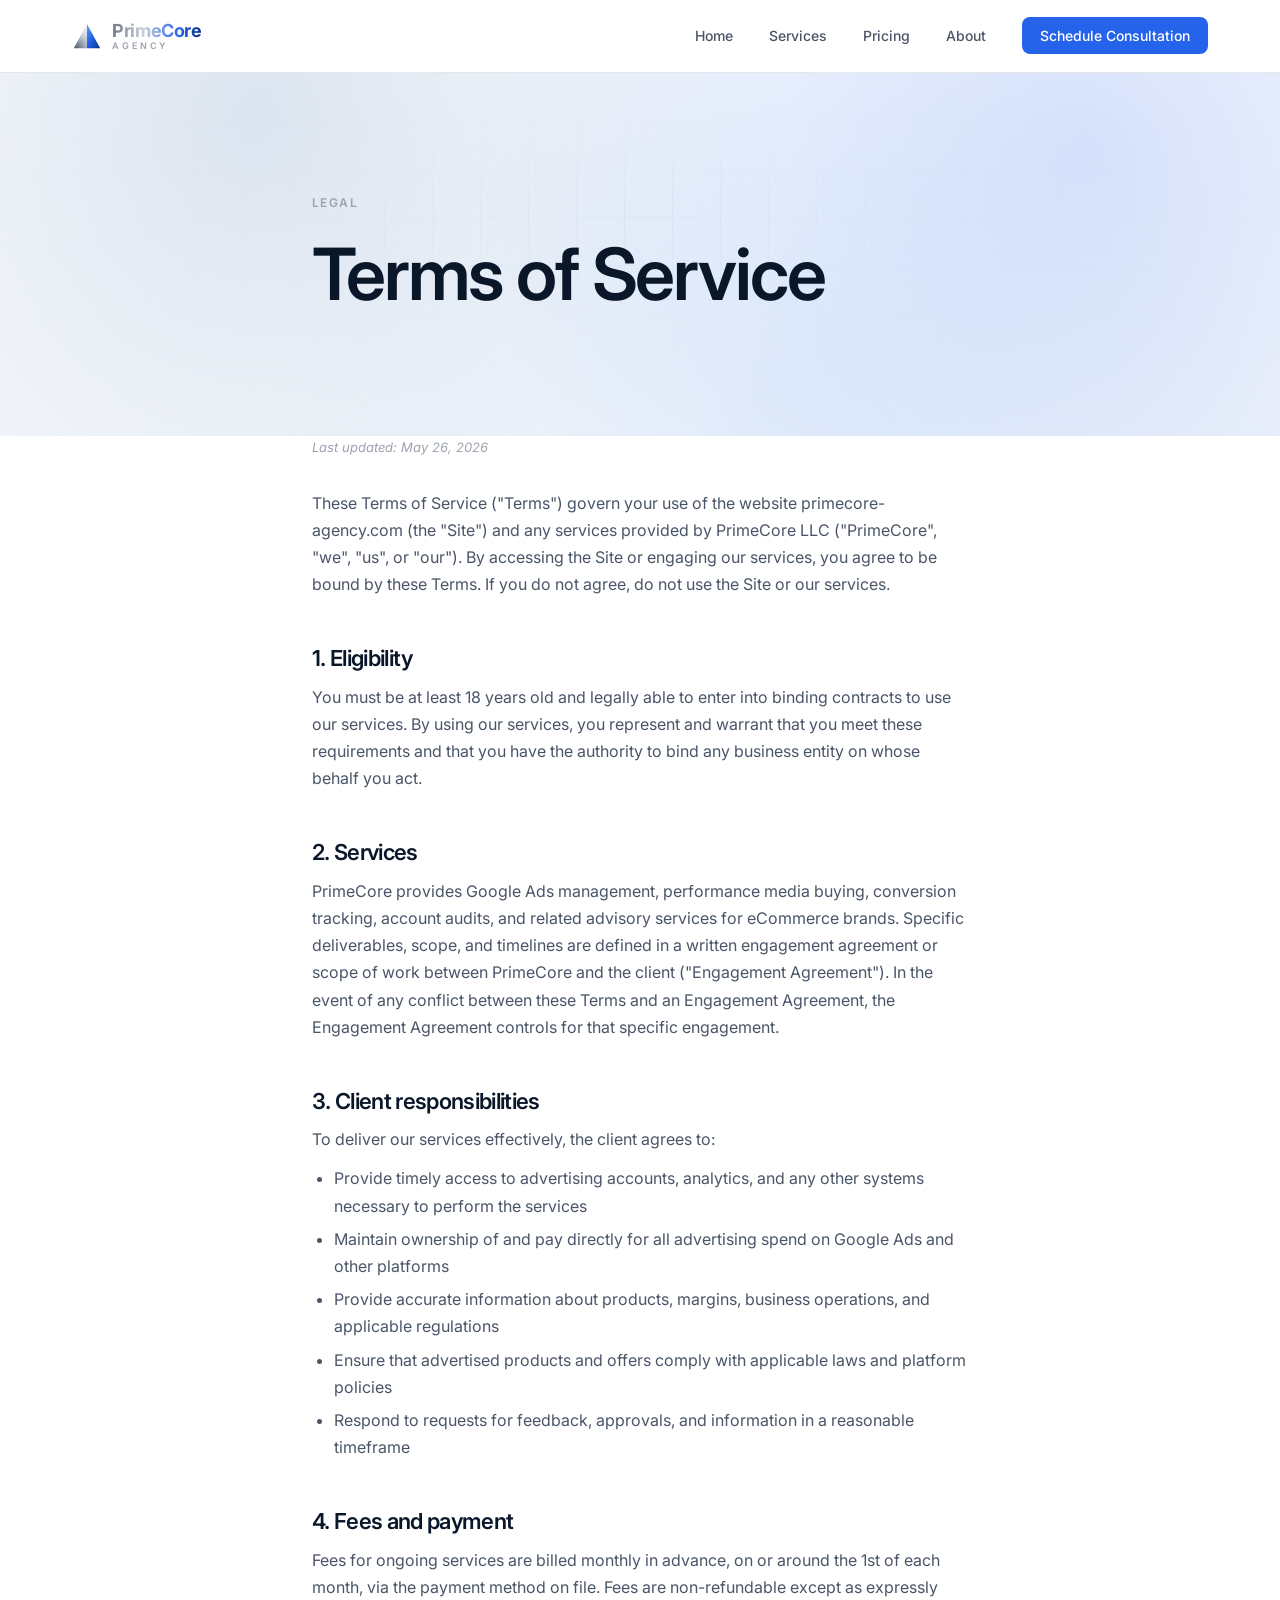
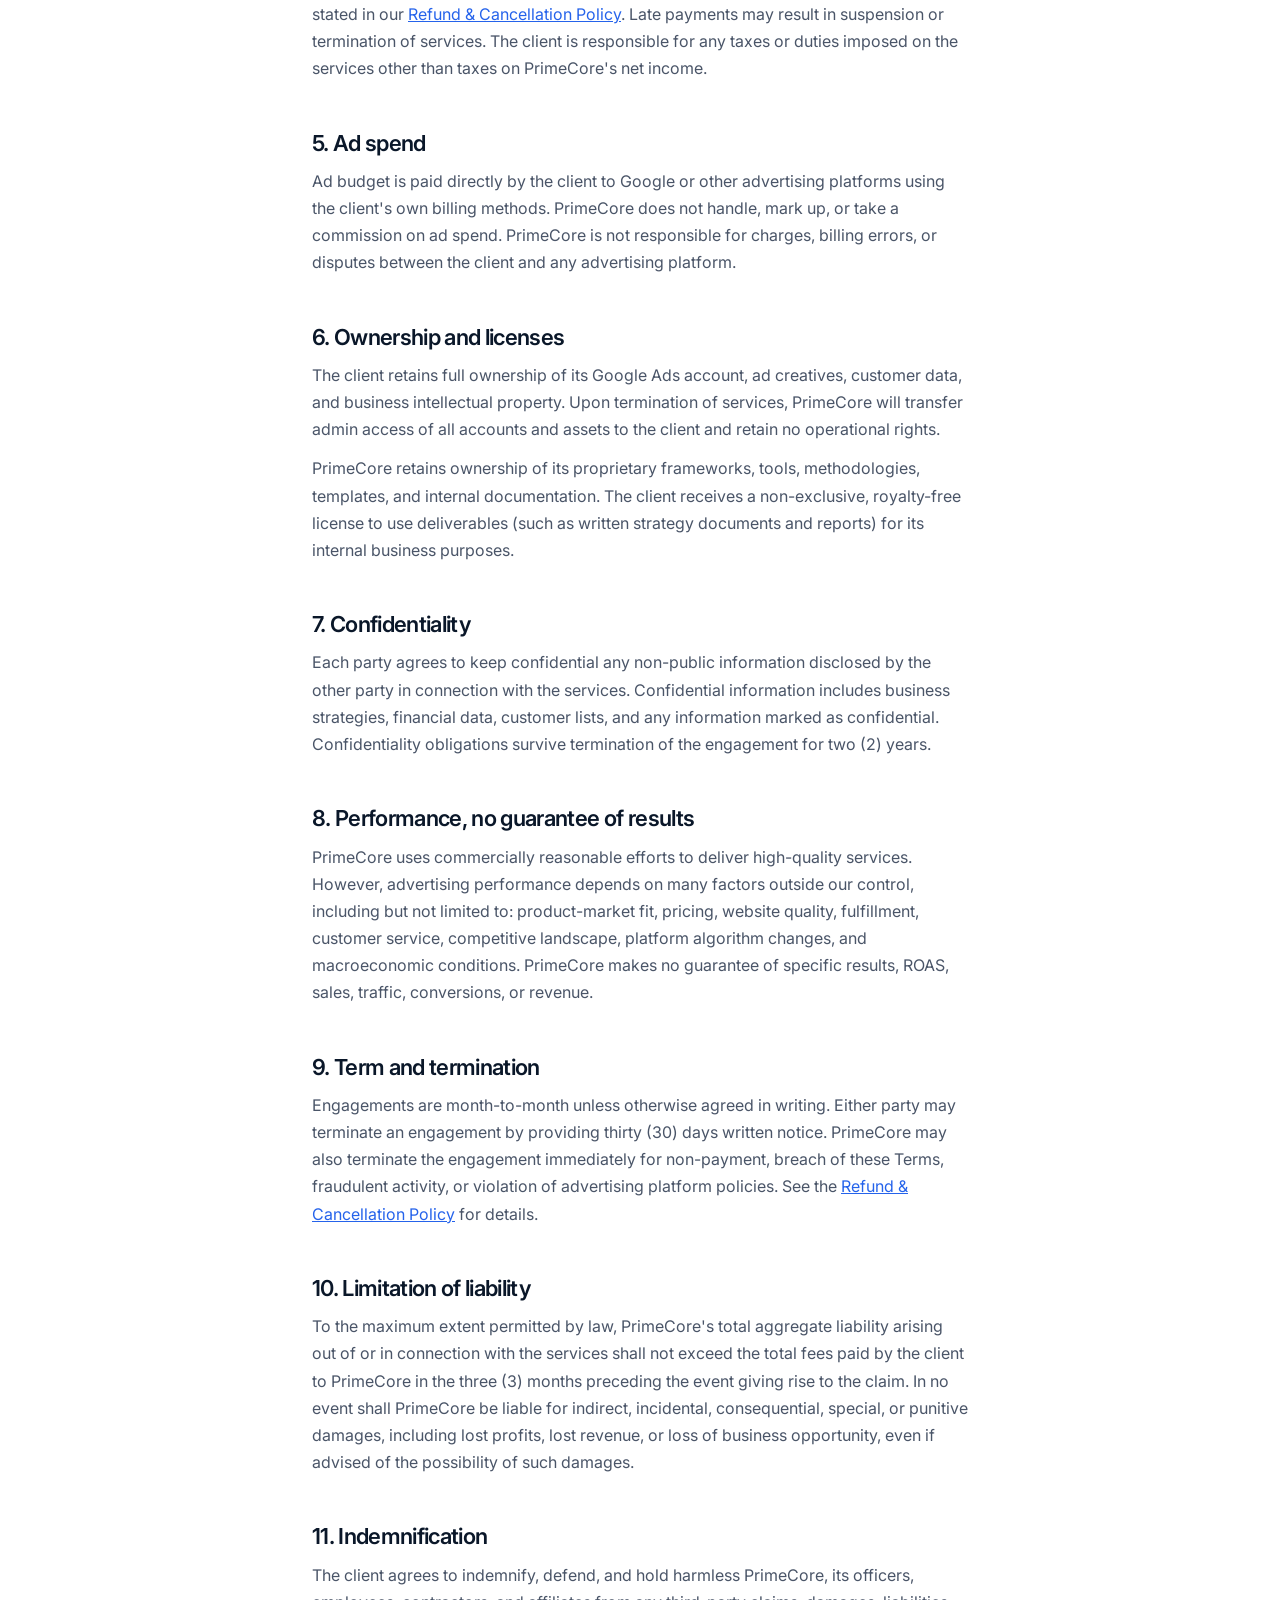
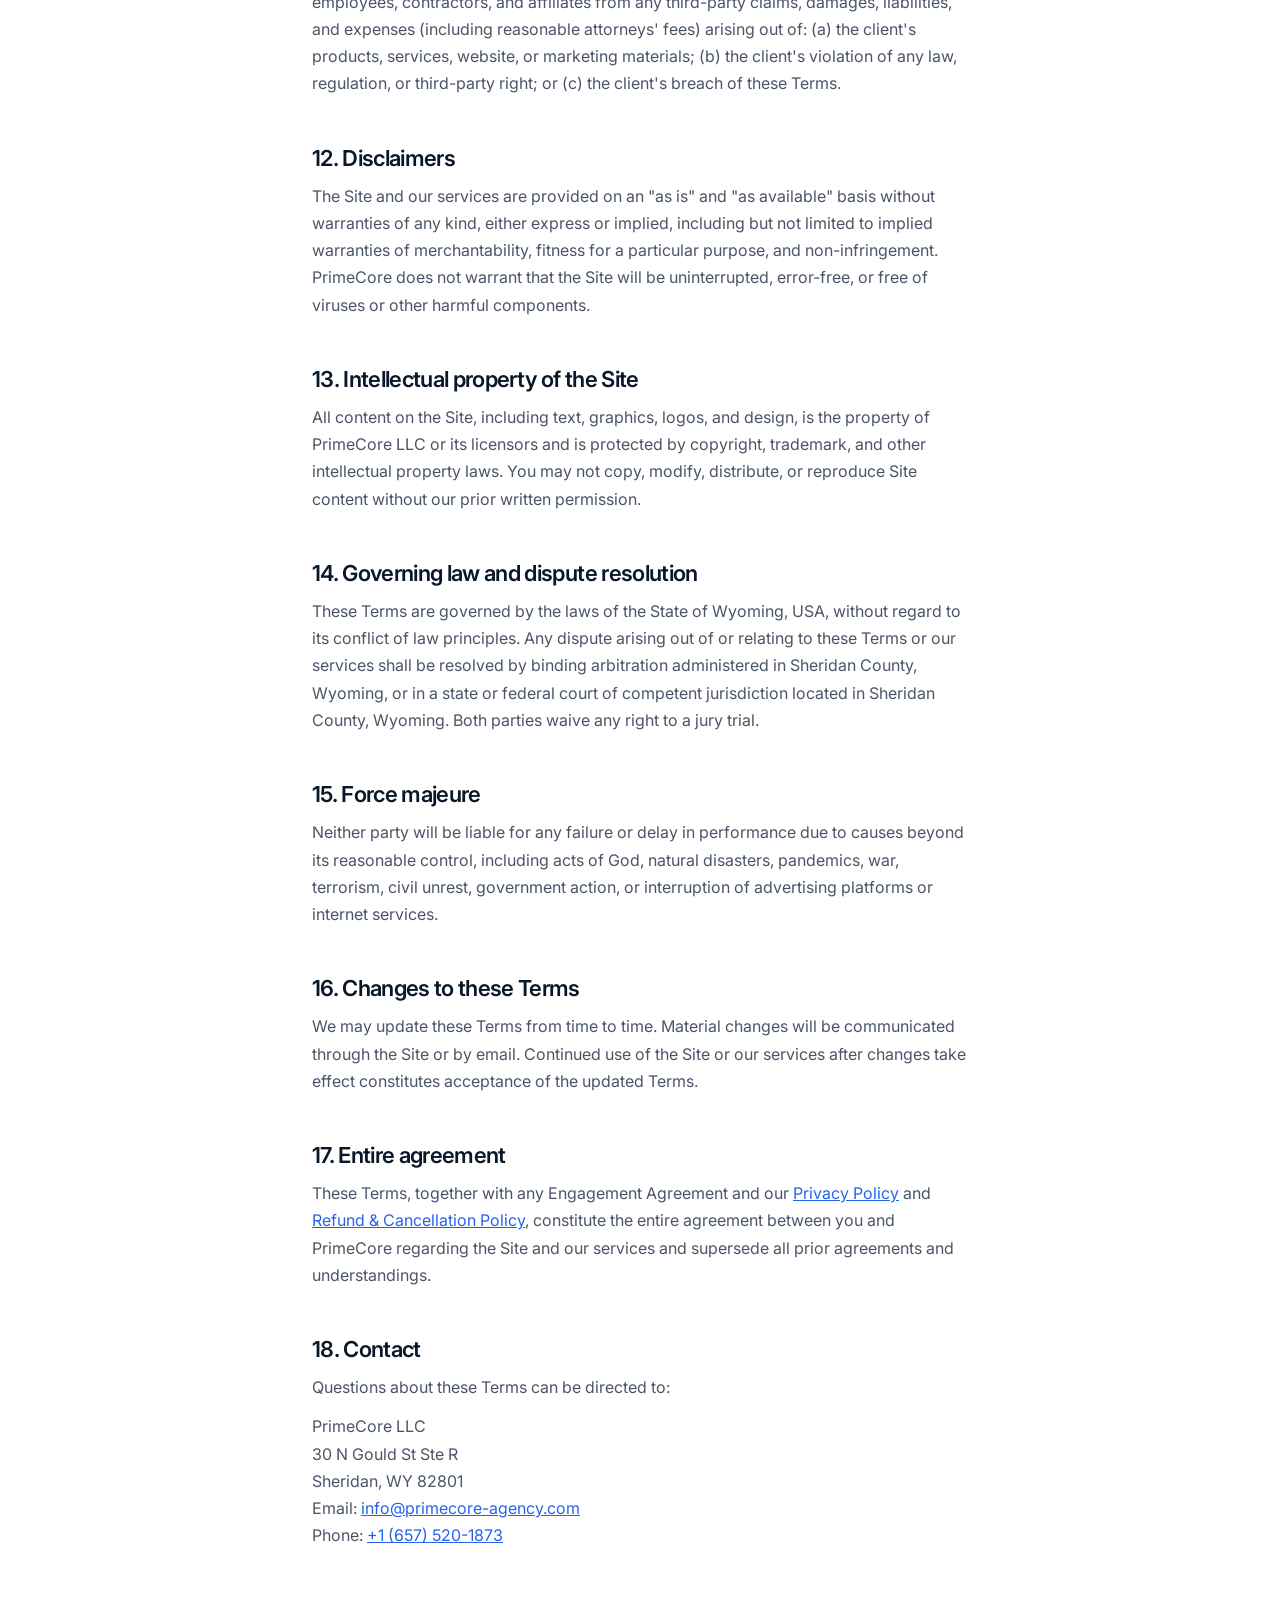
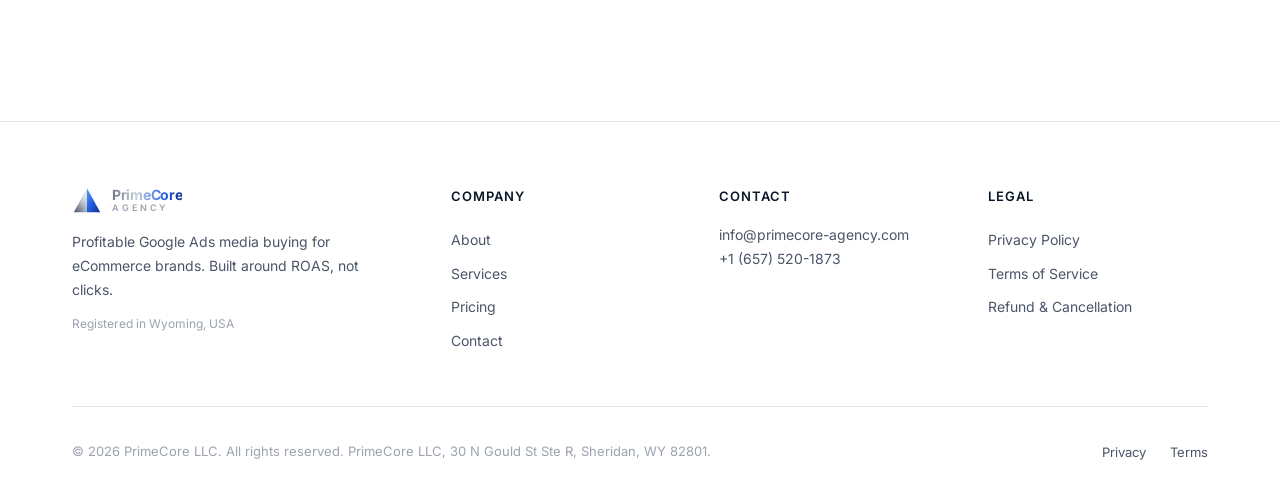
<file: terms.html>
<!DOCTYPE html>
<html lang="en">
<head>
  <meta charset="UTF-8">
  <meta name="viewport" content="width=device-width, initial-scale=1.0">
  <title>Terms of Service — PrimeCore Agency</title>
  <meta name="description" content="Terms governing the use of PrimeCore LLC's website and services.">
  <meta name="theme-color" content="#2563eb">
  <link rel="preconnect" href="https://fonts.googleapis.com">
  <link rel="preconnect" href="https://fonts.gstatic.com" crossorigin>
  <link href="https://fonts.googleapis.com/css2?family=Inter:wght@400;500;600;700&display=swap" rel="stylesheet">
  <link rel="stylesheet" href="styles.css">
</head>
<body>

  <header class="site-header">
    <nav class="nav">
      <a href="index.html" class="brand">
        <span class="brand-mark"><img src="logo-mark.svg" alt="PrimeCore"></span>
        <span class="brand-stack">
          <span class="brand-text">PrimeCore</span>
          <span class="brand-text-sub">Agency</span>
        </span>
      </a>
      <ul class="nav-links">
        <li><a href="index.html">Home</a></li>
        <li><a href="services.html">Services</a></li>
        <li><a href="pricing.html">Pricing</a></li>
        <li><a href="about.html">About</a></li>
        <li><a href="contact.html" class="nav-cta">Schedule Consultation</a></li>
      </ul>
    </nav>
  </header>

  <main>
    <section class="hero">
      <div class="container-narrow">
        <p class="eyebrow">Legal</p>
        <h1>Terms of Service</h1>
      </div>
    </section>

    <section class="legal-page" style="padding-top: 0;">
      <div class="container-narrow">
        <p class="last-updated">Last updated: May 26, 2026</p>

        <p>These Terms of Service ("Terms") govern your use of the website primecore-agency.com (the "Site") and any services provided by PrimeCore LLC ("PrimeCore", "we", "us", or "our"). By accessing the Site or engaging our services, you agree to be bound by these Terms. If you do not agree, do not use the Site or our services.</p>

        <h2>1. Eligibility</h2>
        <p>You must be at least 18 years old and legally able to enter into binding contracts to use our services. By using our services, you represent and warrant that you meet these requirements and that you have the authority to bind any business entity on whose behalf you act.</p>

        <h2>2. Services</h2>
        <p>PrimeCore provides Google Ads management, performance media buying, conversion tracking, account audits, and related advisory services for eCommerce brands. Specific deliverables, scope, and timelines are defined in a written engagement agreement or scope of work between PrimeCore and the client ("Engagement Agreement"). In the event of any conflict between these Terms and an Engagement Agreement, the Engagement Agreement controls for that specific engagement.</p>

        <h2>3. Client responsibilities</h2>
        <p>To deliver our services effectively, the client agrees to:</p>
        <ul>
          <li>Provide timely access to advertising accounts, analytics, and any other systems necessary to perform the services</li>
          <li>Maintain ownership of and pay directly for all advertising spend on Google Ads and other platforms</li>
          <li>Provide accurate information about products, margins, business operations, and applicable regulations</li>
          <li>Ensure that advertised products and offers comply with applicable laws and platform policies</li>
          <li>Respond to requests for feedback, approvals, and information in a reasonable timeframe</li>
        </ul>

        <h2>4. Fees and payment</h2>
        <p>Fees for ongoing services are billed monthly in advance, on or around the 1st of each month, via the payment method on file. Fees are non-refundable except as expressly stated in our <a href="refund.html" style="color: var(--color-accent); text-decoration: underline;">Refund &amp; Cancellation Policy</a>. Late payments may result in suspension or termination of services. The client is responsible for any taxes or duties imposed on the services other than taxes on PrimeCore's net income.</p>

        <h2>5. Ad spend</h2>
        <p>Ad budget is paid directly by the client to Google or other advertising platforms using the client's own billing methods. PrimeCore does not handle, mark up, or take a commission on ad spend. PrimeCore is not responsible for charges, billing errors, or disputes between the client and any advertising platform.</p>

        <h2>6. Ownership and licenses</h2>
        <p>The client retains full ownership of its Google Ads account, ad creatives, customer data, and business intellectual property. Upon termination of services, PrimeCore will transfer admin access of all accounts and assets to the client and retain no operational rights.</p>
        <p>PrimeCore retains ownership of its proprietary frameworks, tools, methodologies, templates, and internal documentation. The client receives a non-exclusive, royalty-free license to use deliverables (such as written strategy documents and reports) for its internal business purposes.</p>

        <h2>7. Confidentiality</h2>
        <p>Each party agrees to keep confidential any non-public information disclosed by the other party in connection with the services. Confidential information includes business strategies, financial data, customer lists, and any information marked as confidential. Confidentiality obligations survive termination of the engagement for two (2) years.</p>

        <h2>8. Performance, no guarantee of results</h2>
        <p>PrimeCore uses commercially reasonable efforts to deliver high-quality services. However, advertising performance depends on many factors outside our control, including but not limited to: product-market fit, pricing, website quality, fulfillment, customer service, competitive landscape, platform algorithm changes, and macroeconomic conditions. PrimeCore makes no guarantee of specific results, ROAS, sales, traffic, conversions, or revenue.</p>

        <h2>9. Term and termination</h2>
        <p>Engagements are month-to-month unless otherwise agreed in writing. Either party may terminate an engagement by providing thirty (30) days written notice. PrimeCore may also terminate the engagement immediately for non-payment, breach of these Terms, fraudulent activity, or violation of advertising platform policies. See the <a href="refund.html" style="color: var(--color-accent); text-decoration: underline;">Refund &amp; Cancellation Policy</a> for details.</p>

        <h2>10. Limitation of liability</h2>
        <p>To the maximum extent permitted by law, PrimeCore's total aggregate liability arising out of or in connection with the services shall not exceed the total fees paid by the client to PrimeCore in the three (3) months preceding the event giving rise to the claim. In no event shall PrimeCore be liable for indirect, incidental, consequential, special, or punitive damages, including lost profits, lost revenue, or loss of business opportunity, even if advised of the possibility of such damages.</p>

        <h2>11. Indemnification</h2>
        <p>The client agrees to indemnify, defend, and hold harmless PrimeCore, its officers, employees, contractors, and affiliates from any third-party claims, damages, liabilities, and expenses (including reasonable attorneys' fees) arising out of: (a) the client's products, services, website, or marketing materials; (b) the client's violation of any law, regulation, or third-party right; or (c) the client's breach of these Terms.</p>

        <h2>12. Disclaimers</h2>
        <p>The Site and our services are provided on an "as is" and "as available" basis without warranties of any kind, either express or implied, including but not limited to implied warranties of merchantability, fitness for a particular purpose, and non-infringement. PrimeCore does not warrant that the Site will be uninterrupted, error-free, or free of viruses or other harmful components.</p>

        <h2>13. Intellectual property of the Site</h2>
        <p>All content on the Site, including text, graphics, logos, and design, is the property of PrimeCore LLC or its licensors and is protected by copyright, trademark, and other intellectual property laws. You may not copy, modify, distribute, or reproduce Site content without our prior written permission.</p>

        <h2>14. Governing law and dispute resolution</h2>
        <p>These Terms are governed by the laws of the State of Wyoming, USA, without regard to its conflict of law principles. Any dispute arising out of or relating to these Terms or our services shall be resolved by binding arbitration administered in Sheridan County, Wyoming, or in a state or federal court of competent jurisdiction located in Sheridan County, Wyoming. Both parties waive any right to a jury trial.</p>

        <h2>15. Force majeure</h2>
        <p>Neither party will be liable for any failure or delay in performance due to causes beyond its reasonable control, including acts of God, natural disasters, pandemics, war, terrorism, civil unrest, government action, or interruption of advertising platforms or internet services.</p>

        <h2>16. Changes to these Terms</h2>
        <p>We may update these Terms from time to time. Material changes will be communicated through the Site or by email. Continued use of the Site or our services after changes take effect constitutes acceptance of the updated Terms.</p>

        <h2>17. Entire agreement</h2>
        <p>These Terms, together with any Engagement Agreement and our <a href="privacy.html" style="color: var(--color-accent); text-decoration: underline;">Privacy Policy</a> and <a href="refund.html" style="color: var(--color-accent); text-decoration: underline;">Refund &amp; Cancellation Policy</a>, constitute the entire agreement between you and PrimeCore regarding the Site and our services and supersede all prior agreements and understandings.</p>

        <h2>18. Contact</h2>
        <p>Questions about these Terms can be directed to:</p>
        <p>
          PrimeCore LLC<br>
          30 N Gould St Ste R<br>
          Sheridan, WY 82801<br>
          Email: <a href="mailto:info@primecore-agency.com" style="color: var(--color-accent); text-decoration: underline;">info@primecore-agency.com</a><br>
          Phone: <a href="tel:+16575201873" style="color: var(--color-accent); text-decoration: underline;">+1 (657) 520-1873</a>
        </p>
      </div>
    </section>
  </main>

  <footer class="site-footer">
    <div class="container">
      <div class="footer-top">
        <div class="footer-col footer-brand">
          <a href="index.html" class="brand">
            <span class="brand-mark"><img src="logo-mark.svg" alt="PrimeCore"></span>
            <span class="brand-stack">
              <span class="brand-text">PrimeCore</span>
              <span class="brand-text-sub">Agency</span>
            </span>
          </a>
          <p>Profitable Google Ads media buying for eCommerce brands. Built around ROAS, not clicks.</p>
          <p style="font-size: 12px; color: var(--color-ink-muted); margin-top: 12px;">Registered in Wyoming, USA</p>
        </div>
        <div class="footer-col">
          <h5>Company</h5>
          <ul>
            <li><a href="about.html">About</a></li>
            <li><a href="services.html">Services</a></li>
            <li><a href="pricing.html">Pricing</a></li>
            <li><a href="contact.html">Contact</a></li>
          </ul>
        </div>
        <div class="footer-col">
          <h5>Contact</h5>
          <p><a href="mailto:info@primecore-agency.com">info@primecore-agency.com</a></p>
          <p><a href="tel:+16575201873">+1 (657) 520-1873</a></p>
        </div>
        <div class="footer-col">
          <h5>Legal</h5>
          <ul>
            <li><a href="privacy.html">Privacy Policy</a></li>
            <li><a href="terms.html">Terms of Service</a></li>
            <li><a href="refund.html">Refund &amp; Cancellation</a></li>
          </ul>
        </div>
      </div>
      <div class="footer-inner">
        <small>© 2026 PrimeCore LLC. All rights reserved. PrimeCore LLC, 30 N Gould St Ste R, Sheridan, WY 82801.</small>
        <ul class="footer-links">
          <li><a href="privacy.html">Privacy</a></li>
          <li><a href="terms.html">Terms</a></li>
        </ul>
      </div>
    </div>
  </footer>

</body>
</html>
</file>
<file: styles.css>
/* Primecore LLC - Shared Stylesheet
   Modern minimal design system */

:root {
  --color-bg: #ffffff;
  --color-surface: #f5f7fa;
  --color-ink: #0a1729;
  --color-ink-soft: #4a5568;
  --color-ink-muted: #9ca3af;
  --color-border: #e5e7eb;
  --color-accent: #2563eb;
  --color-accent-hover: #1d4ed8;
  --color-steel: #b0c4de;

  --font-display: "Inter", -apple-system, BlinkMacSystemFont, "Segoe UI", sans-serif;
  --font-body: "Inter", -apple-system, BlinkMacSystemFont, "Segoe UI", sans-serif;

  --radius-sm: 4px;
  --radius-md: 8px;
  --radius-lg: 16px;

  --max-width: 1200px;
  --content-width: 720px;
}

* {
  box-sizing: border-box;
  margin: 0;
  padding: 0;
}

html {
  scroll-behavior: smooth;
}

body {
  font-family: var(--font-body);
  font-size: 16px;
  line-height: 1.6;
  color: var(--color-ink);
  background: var(--color-bg);
  -webkit-font-smoothing: antialiased;
  -moz-osx-font-smoothing: grayscale;
}

a {
  color: inherit;
  text-decoration: none;
  transition: opacity 0.2s ease;
}

a:hover {
  opacity: 0.65;
}

img {
  max-width: 100%;
  display: block;
}

/* Layout */
.container {
  max-width: var(--max-width);
  margin: 0 auto;
  padding: 0 32px;
}

.container-narrow {
  max-width: var(--content-width);
  margin: 0 auto;
  padding: 0 32px;
}

section {
  padding: 96px 0;
}

/* Header / Navigation */
.site-header {
  position: sticky;
  top: 0;
  background: rgba(255, 255, 255, 0.85);
  backdrop-filter: saturate(180%) blur(12px);
  -webkit-backdrop-filter: saturate(180%) blur(12px);
  border-bottom: 1px solid var(--color-border);
  z-index: 100;
}

.nav {
  display: flex;
  align-items: center;
  justify-content: space-between;
  height: 72px;
  max-width: var(--max-width);
  margin: 0 auto;
  padding: 0 32px;
}

.brand {
  font-family: var(--font-display);
  font-size: 18px;
  font-weight: 700;
  letter-spacing: -0.02em;
  display: inline-flex;
  align-items: center;
  gap: 10px;
}

.brand-mark {
  width: 30px;
  height: 28px;
  display: inline-block;
  flex-shrink: 0;
}

.brand-mark img,
.brand-mark svg {
  width: 100%;
  height: 100%;
  display: block;
}

.brand-text {
  background: linear-gradient(90deg, #6e7886 0%, #c8d0da 35%, #2563eb 75%, #0a2d8a 100%);
  -webkit-background-clip: text;
  background-clip: text;
  -webkit-text-fill-color: transparent;
  color: transparent;
}

.brand-text-sub {
  font-size: 9px;
  letter-spacing: 0.32em;
  text-transform: uppercase;
  color: var(--color-ink-muted);
  font-weight: 600;
  display: block;
  margin-top: 1px;
}

.brand-stack {
  display: inline-flex;
  flex-direction: column;
  line-height: 1;
}

.nav-links {
  display: flex;
  gap: 36px;
  list-style: none;
  align-items: center;
}

.nav-links a {
  font-size: 14px;
  font-weight: 500;
  color: var(--color-ink-soft);
}

.nav-links a.active {
  color: var(--color-ink);
}

.nav-cta {
  background: var(--color-accent);
  color: white !important;
  padding: 10px 18px;
  border-radius: var(--radius-md);
  font-size: 14px;
  font-weight: 500;
  transition: background 0.2s ease, opacity 0.2s ease;
}

.nav-cta:hover {
  background: var(--color-accent-hover);
  opacity: 1;
}

/* Typography */
h1, h2, h3, h4 {
  font-family: var(--font-display);
  letter-spacing: -0.03em;
  line-height: 1.15;
  color: var(--color-ink);
}

h1 {
  font-size: clamp(40px, 6vw, 72px);
  font-weight: 600;
}

h2 {
  font-size: clamp(28px, 4vw, 44px);
  font-weight: 600;
}

h3 {
  font-size: 22px;
  font-weight: 600;
  letter-spacing: -0.02em;
}

p {
  color: var(--color-ink-soft);
  font-size: 17px;
  line-height: 1.65;
}

p.lead {
  font-size: 20px;
  line-height: 1.55;
  color: var(--color-ink-soft);
}

.eyebrow {
  text-transform: uppercase;
  font-size: 12px;
  font-weight: 600;
  letter-spacing: 0.12em;
  color: var(--color-ink-muted);
  margin-bottom: 20px;
}

/* Hero */
.hero {
  padding: 120px 0 96px;
  background:
    radial-gradient(circle at 20% 10%, rgba(176, 196, 222, 0.45), transparent 50%),
    radial-gradient(circle at 85% 20%, rgba(37, 99, 235, 0.18), transparent 55%),
    radial-gradient(circle at 60% 90%, rgba(95, 162, 245, 0.10), transparent 60%),
    linear-gradient(180deg, #ffffff, #f8fafc);
  position: relative;
  overflow: hidden;
}

.hero::before {
  content: "";
  position: absolute;
  inset: 0;
  background-image:
    linear-gradient(rgba(10, 23, 41, 0.025) 1px, transparent 1px),
    linear-gradient(90deg, rgba(10, 23, 41, 0.025) 1px, transparent 1px);
  background-size: 48px 48px;
  mask-image: radial-gradient(ellipse 80% 60% at 50% 40%, black, transparent 70%);
  -webkit-mask-image: radial-gradient(ellipse 80% 60% at 50% 40%, black, transparent 70%);
  pointer-events: none;
}

.hero > .container,
.hero > .container-narrow {
  position: relative;
}

.hero-grid {
  display: grid;
  grid-template-columns: 1.1fr 1fr;
  gap: 48px;
  align-items: center;
}

@media (max-width: 980px) {
  .hero-grid { grid-template-columns: 1fr; gap: 56px; }
}

/* Gradient text effect for hero headlines */
.gradient-text {
  background: linear-gradient(135deg, #0a1729 0%, #1d4ed8 60%, #5fa2f5 100%);
  -webkit-background-clip: text;
  background-clip: text;
  -webkit-text-fill-color: transparent;
  color: transparent;
  background-size: 200% 200%;
  animation: shimmer 8s ease-in-out infinite;
}

@keyframes shimmer {
  0%, 100% { background-position: 0% 50%; }
  50% { background-position: 100% 50%; }
}

.hero-badge {
  display: inline-flex;
  align-items: center;
  gap: 8px;
  padding: 6px 14px;
  background: white;
  border: 1px solid var(--color-border);
  border-radius: 999px;
  font-size: 13px;
  font-weight: 500;
  color: var(--color-ink-soft);
  margin-bottom: 24px;
  box-shadow: 0 1px 2px rgba(10, 23, 41, 0.04);
}

.hero-badge .dot {
  width: 8px;
  height: 8px;
  border-radius: 50%;
  background: #16a34a;
  box-shadow: 0 0 0 4px rgba(22, 163, 74, 0.15);
}

.hero h1 {
  margin-bottom: 24px;
  max-width: 900px;
}

.hero .lead {
  max-width: 640px;
  margin-bottom: 40px;
}

.hero-actions {
  display: flex;
  gap: 16px;
  flex-wrap: wrap;
}

/* Buttons */
.btn {
  display: inline-flex;
  align-items: center;
  gap: 8px;
  padding: 14px 24px;
  border-radius: var(--radius-md);
  font-size: 15px;
  font-weight: 500;
  font-family: var(--font-body);
  cursor: pointer;
  border: 1px solid transparent;
  transition: all 0.2s ease;
}

.btn-primary {
  background: var(--color-accent);
  color: white;
}

.btn-primary:hover {
  background: var(--color-accent-hover);
  opacity: 1;
}

.btn-secondary {
  background: transparent;
  color: var(--color-ink);
  border-color: var(--color-border);
}

.btn-secondary:hover {
  background: var(--color-surface);
  opacity: 1;
}

/* Grids */
.grid {
  display: grid;
  gap: 32px;
}

.grid-3 {
  grid-template-columns: repeat(3, 1fr);
}

.grid-2 {
  grid-template-columns: repeat(2, 1fr);
}

@media (max-width: 860px) {
  .grid-3, .grid-2 {
    grid-template-columns: 1fr;
  }
  section { padding: 64px 0; }
  .hero { padding: 64px 0; }
}

/* Cards */
.card {
  background: var(--color-bg);
  border: 1px solid var(--color-border);
  border-radius: var(--radius-lg);
  padding: 32px;
  transition: border-color 0.2s ease, transform 0.2s ease;
}

.card:hover {
  border-color: var(--color-ink);
}

.card-num {
  display: inline-block;
  font-size: 12px;
  font-weight: 600;
  color: var(--color-ink-muted);
  letter-spacing: 0.1em;
  margin-bottom: 20px;
}

.card h3 {
  margin-bottom: 12px;
}

.card p {
  font-size: 15px;
}

/* Section heading block */
.section-head {
  margin-bottom: 64px;
  max-width: 720px;
}

.section-head h2 {
  margin-bottom: 16px;
}

/* Banded section */
.section-alt {
  background: var(--color-surface);
}

/* Stats */
.stats {
  display: grid;
  grid-template-columns: repeat(3, 1fr);
  gap: 48px;
  padding: 64px 0;
  border-top: 1px solid var(--color-border);
  border-bottom: 1px solid var(--color-border);
}

.stat-num {
  font-family: var(--font-display);
  font-size: 56px;
  font-weight: 600;
  letter-spacing: -0.04em;
  line-height: 1;
  margin-bottom: 8px;
}

.stat-label {
  font-size: 14px;
  color: var(--color-ink-soft);
}

@media (max-width: 720px) {
  .stats { grid-template-columns: 1fr; gap: 32px; }
}

/* Service list (services page) */
.service-row {
  display: grid;
  grid-template-columns: 120px 1fr 1fr;
  gap: 48px;
  padding: 48px 0;
  border-bottom: 1px solid var(--color-border);
  align-items: start;
}

.service-row:last-child {
  border-bottom: none;
}

.service-row .num {
  font-size: 14px;
  font-weight: 600;
  color: var(--color-ink-muted);
  letter-spacing: 0.1em;
}

.service-row h3 {
  margin-bottom: 12px;
}

.service-row ul {
  list-style: none;
  padding: 0;
}

.service-row ul li {
  font-size: 15px;
  color: var(--color-ink-soft);
  padding: 6px 0;
  display: flex;
  align-items: start;
  gap: 10px;
}

.service-row ul li::before {
  content: "—";
  color: var(--color-ink-muted);
  flex-shrink: 0;
}

@media (max-width: 860px) {
  .service-row { grid-template-columns: 1fr; gap: 16px; padding: 32px 0; }
}

/* Form */
.form {
  display: grid;
  gap: 20px;
  max-width: 560px;
}

.form-row {
  display: grid;
  grid-template-columns: 1fr 1fr;
  gap: 20px;
}

.form-field label {
  display: block;
  font-size: 13px;
  font-weight: 500;
  color: var(--color-ink);
  margin-bottom: 8px;
}

.form-field input,
.form-field textarea,
.form-field select {
  width: 100%;
  padding: 12px 14px;
  border: 1px solid var(--color-border);
  border-radius: var(--radius-md);
  font-size: 15px;
  font-family: var(--font-body);
  background: var(--color-bg);
  color: var(--color-ink);
  transition: border-color 0.15s ease;
}

.form-field input:focus,
.form-field textarea:focus,
.form-field select:focus {
  outline: none;
  border-color: var(--color-ink);
}

.form-field textarea {
  resize: vertical;
  min-height: 140px;
}

@media (max-width: 720px) {
  .form-row { grid-template-columns: 1fr; }
}

/* Contact methods */
.contact-info {
  display: grid;
  gap: 28px;
}

.contact-item .label {
  font-size: 12px;
  text-transform: uppercase;
  letter-spacing: 0.1em;
  color: var(--color-ink-muted);
  margin-bottom: 6px;
}

.contact-item .value {
  font-size: 18px;
  color: var(--color-ink);
  font-weight: 500;
}

/* Footer */
.site-footer {
  border-top: 1px solid var(--color-border);
  padding: 64px 0 32px;
  margin-top: 64px;
}

.footer-top {
  display: grid;
  grid-template-columns: 1.5fr 1fr 1fr 1fr;
  gap: 48px;
  padding-bottom: 48px;
  border-bottom: 1px solid var(--color-border);
}

.footer-col h5 {
  font-family: var(--font-display);
  font-size: 13px;
  font-weight: 600;
  text-transform: uppercase;
  letter-spacing: 0.08em;
  color: var(--color-ink);
  margin-bottom: 16px;
}

.footer-col p,
.footer-col a {
  font-size: 14px;
  color: var(--color-ink-soft);
  line-height: 1.7;
}

.footer-col ul {
  list-style: none;
  padding: 0;
}

.footer-col ul li {
  padding: 4px 0;
}

.footer-brand .brand {
  margin-bottom: 16px;
}

.footer-brand p {
  max-width: 320px;
}

.footer-inner {
  display: flex;
  justify-content: space-between;
  align-items: center;
  flex-wrap: wrap;
  gap: 24px;
  padding-top: 32px;
}

.footer-inner small {
  color: var(--color-ink-muted);
  font-size: 13px;
}

.footer-links {
  display: flex;
  gap: 24px;
  list-style: none;
}

.footer-links a {
  font-size: 13px;
  color: var(--color-ink-soft);
}

@media (max-width: 860px) {
  .footer-top { grid-template-columns: 1fr 1fr; gap: 32px; }
}

@media (max-width: 480px) {
  .footer-top { grid-template-columns: 1fr; }
}

/* Process flow */
.process {
  display: grid;
  grid-template-columns: repeat(5, 1fr);
  gap: 16px;
  margin-top: 48px;
}

.process-step {
  background: white;
  border: 1px solid var(--color-border);
  border-radius: var(--radius-md);
  padding: 24px 20px;
  text-align: center;
  position: relative;
}

.process-step .step-num {
  display: inline-flex;
  align-items: center;
  justify-content: center;
  width: 32px;
  height: 32px;
  background: var(--color-accent);
  color: white;
  border-radius: 50%;
  font-size: 13px;
  font-weight: 600;
  margin-bottom: 14px;
}

.process-step h4 {
  font-family: var(--font-display);
  font-size: 16px;
  font-weight: 600;
  margin-bottom: 6px;
  color: var(--color-ink);
}

.process-step p {
  font-size: 13px;
  line-height: 1.5;
}

@media (max-width: 860px) {
  .process { grid-template-columns: repeat(2, 1fr); }
}

@media (max-width: 480px) {
  .process { grid-template-columns: 1fr; }
}

/* Icon block */
.icon-box {
  width: 48px;
  height: 48px;
  border-radius: 12px;
  background: linear-gradient(135deg, rgba(37, 99, 235, 0.12), rgba(176, 196, 222, 0.3));
  display: inline-flex;
  align-items: center;
  justify-content: center;
  color: var(--color-accent);
  margin-bottom: 20px;
  font-size: 22px;
}

/* Pricing tiers */
.pricing {
  display: grid;
  grid-template-columns: repeat(3, 1fr);
  gap: 24px;
  margin-top: 48px;
}

.tier {
  background: white;
  border: 1px solid var(--color-border);
  border-radius: var(--radius-lg);
  padding: 36px 32px;
  display: flex;
  flex-direction: column;
  position: relative;
  transition: border-color 0.2s ease, transform 0.2s ease, box-shadow 0.2s ease;
}

.tier:hover {
  border-color: var(--color-accent);
  transform: translateY(-2px);
  box-shadow: 0 12px 32px rgba(10, 23, 41, 0.06);
}

.tier.featured {
  border-color: var(--color-accent);
  border-width: 2px;
  background: linear-gradient(180deg, rgba(37, 99, 235, 0.03), white 60%);
}

.tier-badge {
  position: absolute;
  top: -12px;
  left: 32px;
  background: var(--color-accent);
  color: white;
  font-size: 11px;
  font-weight: 600;
  text-transform: uppercase;
  letter-spacing: 0.08em;
  padding: 4px 12px;
  border-radius: 999px;
}

.tier h3 {
  margin-bottom: 8px;
}

.tier-tagline {
  font-size: 14px;
  color: var(--color-ink-soft);
  margin-bottom: 24px;
}

.tier-price {
  font-family: var(--font-display);
  font-size: 44px;
  font-weight: 600;
  letter-spacing: -0.03em;
  color: var(--color-ink);
  line-height: 1;
  margin-bottom: 4px;
}

.tier-price .per {
  font-size: 15px;
  font-weight: 500;
  color: var(--color-ink-soft);
  letter-spacing: 0;
}

.tier-meta {
  font-size: 13px;
  color: var(--color-ink-muted);
  margin-bottom: 28px;
  padding-bottom: 24px;
  border-bottom: 1px solid var(--color-border);
}

.tier-features {
  list-style: none;
  padding: 0;
  margin: 0 0 32px;
  flex: 1;
}

.tier-features li {
  font-size: 14px;
  color: var(--color-ink-soft);
  padding: 8px 0;
  padding-left: 26px;
  position: relative;
  line-height: 1.5;
}

.tier-features li::before {
  content: "✓";
  position: absolute;
  left: 0;
  top: 8px;
  color: var(--color-accent);
  font-weight: 700;
}

.tier .btn {
  width: 100%;
  justify-content: center;
}

@media (max-width: 860px) {
  .pricing { grid-template-columns: 1fr; }
}

/* Founder / team card */
.founder-card {
  display: flex;
  flex-direction: column;
  align-items: center;
  text-align: center;
  gap: 24px;
  padding: 48px 40px;
  background: white;
  border: 1px solid var(--color-border);
  border-radius: var(--radius-lg);
  max-width: 640px;
  margin: 0 auto;
}

.founder-avatar {
  width: 160px;
  height: 160px;
  border-radius: 50%;
  background: linear-gradient(135deg, #e8ecf1, #b8c1cc 50%, #2563eb);
  display: flex;
  align-items: center;
  justify-content: center;
  font-family: var(--font-display);
  font-size: 44px;
  font-weight: 600;
  color: white;
  letter-spacing: -0.02em;
  text-shadow: 0 1px 2px rgba(0, 0, 0, 0.15);
  overflow: hidden;
  flex-shrink: 0;
  box-shadow: 0 12px 32px -8px rgba(10, 23, 41, 0.18), 0 0 0 4px white, 0 0 0 5px var(--color-border);
}

.founder-avatar img {
  width: 100%;
  height: 100%;
  object-fit: cover;
  object-position: center 25%;
  display: block;
}

.founder-info h3 {
  margin-bottom: 4px;
}

.founder-role {
  font-size: 13px;
  color: var(--color-accent);
  font-weight: 600;
  margin-bottom: 18px;
  text-transform: uppercase;
  letter-spacing: 0.1em;
}

.founder-info p {
  font-size: 15px;
  margin-bottom: 12px;
  line-height: 1.65;
}

.founder-info p:last-child {
  margin-bottom: 0;
}

/* Legal pages — long-form prose */
.legal-page {
  padding: 64px 0 96px;
}

.legal-page h2 {
  font-size: 22px;
  margin-top: 48px;
  margin-bottom: 12px;
  color: var(--color-ink);
}

.legal-page h3 {
  font-size: 17px;
  margin-top: 28px;
  margin-bottom: 10px;
  color: var(--color-ink);
}

.legal-page p,
.legal-page li {
  font-size: 16px;
  line-height: 1.7;
  color: var(--color-ink-soft);
  margin-bottom: 12px;
}

.legal-page ul {
  margin-left: 22px;
  margin-bottom: 18px;
}

.legal-page ul li {
  margin-bottom: 6px;
}

.legal-page .last-updated {
  font-size: 13px;
  color: var(--color-ink-muted);
  font-style: italic;
  margin-bottom: 32px;
}

/* Trust badges in footer */
.trust-badges {
  display: flex;
  gap: 16px;
  margin-top: 16px;
  flex-wrap: wrap;
}

.trust-badge {
  display: inline-flex;
  align-items: center;
  gap: 6px;
  padding: 6px 12px;
  background: var(--color-surface);
  border: 1px solid var(--color-border);
  border-radius: 999px;
  font-size: 12px;
  color: var(--color-ink-soft);
  font-weight: 500;
}

.trust-badge svg {
  width: 12px;
  height: 12px;
}

/* Hero dashboard visual */
.hero-dashboard {
  background: white;
  border: 1px solid var(--color-border);
  border-radius: var(--radius-lg);
  padding: 24px;
  box-shadow:
    0 1px 2px rgba(10, 23, 41, 0.04),
    0 20px 50px -20px rgba(10, 23, 41, 0.12),
    0 40px 80px -40px rgba(37, 99, 235, 0.18);
  position: relative;
  transform: perspective(1200px) rotateY(-4deg) rotateX(2deg);
  transform-origin: center;
  transition: transform 0.6s ease;
}

.hero-dashboard:hover {
  transform: perspective(1200px) rotateY(-2deg) rotateX(1deg);
}

.dash-header {
  display: flex;
  justify-content: space-between;
  align-items: center;
  margin-bottom: 20px;
  padding-bottom: 16px;
  border-bottom: 1px solid var(--color-border);
}

.dash-title {
  font-family: var(--font-display);
  font-size: 14px;
  font-weight: 600;
  color: var(--color-ink);
  display: flex;
  align-items: center;
  gap: 8px;
}

.dash-live {
  font-size: 11px;
  color: var(--color-ink-muted);
  display: flex;
  align-items: center;
  gap: 6px;
}

.dash-live::before {
  content: "";
  width: 6px;
  height: 6px;
  border-radius: 50%;
  background: #16a34a;
  box-shadow: 0 0 0 3px rgba(22, 163, 74, 0.2);
  animation: pulse 2s ease-in-out infinite;
}

@keyframes pulse {
  0%, 100% { box-shadow: 0 0 0 3px rgba(22, 163, 74, 0.2); }
  50% { box-shadow: 0 0 0 6px rgba(22, 163, 74, 0); }
}

.dash-metrics {
  display: grid;
  grid-template-columns: repeat(3, 1fr);
  gap: 16px;
  margin-bottom: 20px;
}

.dash-metric .label {
  font-size: 11px;
  color: var(--color-ink-muted);
  text-transform: uppercase;
  letter-spacing: 0.06em;
  margin-bottom: 4px;
}

.dash-metric .value {
  font-family: var(--font-display);
  font-size: 22px;
  font-weight: 600;
  color: var(--color-ink);
  letter-spacing: -0.02em;
  line-height: 1.1;
}

.dash-metric .delta {
  font-size: 11px;
  color: #16a34a;
  font-weight: 500;
  margin-top: 2px;
  display: inline-flex;
  align-items: center;
  gap: 2px;
}

.dash-metric .delta.down {
  color: var(--color-accent);
}

.dash-chart {
  position: relative;
  height: 120px;
  margin: 0 -4px;
}

.dash-chart svg {
  width: 100%;
  height: 100%;
  display: block;
  overflow: visible;
}

.dash-chart .area {
  fill: url(#chartFill);
  opacity: 0;
  animation: fadeIn 1s ease-out 0.5s forwards;
}

.dash-chart .line {
  fill: none;
  stroke: var(--color-accent);
  stroke-width: 2.5;
  stroke-linecap: round;
  stroke-linejoin: round;
  stroke-dasharray: 600;
  stroke-dashoffset: 600;
  animation: drawLine 1.6s ease-out 0.3s forwards;
}

.dash-chart .dot {
  fill: white;
  stroke: var(--color-accent);
  stroke-width: 2;
  opacity: 0;
  animation: popIn 0.4s ease-out forwards;
}

.dash-chart .dot:nth-of-type(1) { animation-delay: 0.5s; }
.dash-chart .dot:nth-of-type(2) { animation-delay: 0.8s; }
.dash-chart .dot:nth-of-type(3) { animation-delay: 1.1s; }
.dash-chart .dot:nth-of-type(4) { animation-delay: 1.4s; }
.dash-chart .dot:nth-of-type(5) { animation-delay: 1.7s; }
.dash-chart .dot.highlight {
  fill: var(--color-accent);
  stroke: white;
  stroke-width: 3;
}

@keyframes drawLine {
  to { stroke-dashoffset: 0; }
}

@keyframes fadeIn {
  to { opacity: 1; }
}

@keyframes popIn {
  0% { opacity: 0; transform: scale(0); transform-origin: center; }
  60% { opacity: 1; transform: scale(1.4); }
  100% { opacity: 1; transform: scale(1); }
}

.dash-footer {
  display: flex;
  justify-content: space-between;
  align-items: center;
  margin-top: 16px;
  padding-top: 16px;
  border-top: 1px solid var(--color-border);
  font-size: 11px;
  color: var(--color-ink-muted);
}

.dash-floating {
  position: absolute;
  background: white;
  border: 1px solid var(--color-border);
  border-radius: var(--radius-md);
  padding: 10px 14px;
  box-shadow: 0 8px 24px rgba(10, 23, 41, 0.08);
  font-size: 12px;
  font-weight: 500;
}

.dash-floating.tl {
  top: -16px;
  left: -24px;
  color: #16a34a;
  animation: float 4s ease-in-out infinite;
}

.dash-floating.br {
  bottom: -16px;
  right: -24px;
  animation: float 5s ease-in-out infinite 0.5s;
}

.dash-floating.br .big {
  font-family: var(--font-display);
  font-size: 18px;
  font-weight: 700;
  color: var(--color-accent);
  letter-spacing: -0.02em;
}

@keyframes float {
  0%, 100% { transform: translateY(0); }
  50% { transform: translateY(-6px); }
}

@media (max-width: 980px) {
  .hero-dashboard { transform: none; }
  .hero-dashboard:hover { transform: none; }
  .dash-floating.tl, .dash-floating.br { display: none; }
}

/* Clients / "Trusted by" */
.clients-section {
  padding: 56px 0;
  border-top: 1px solid var(--color-border);
  border-bottom: 1px solid var(--color-border);
  background: white;
}

.clients-label {
  text-align: center;
  font-size: 12px;
  font-weight: 600;
  text-transform: uppercase;
  letter-spacing: 0.14em;
  color: var(--color-ink-muted);
  margin-bottom: 32px;
}

.clients-row {
  display: grid;
  grid-template-columns: repeat(3, 1fr);
  gap: 24px;
  align-items: center;
}

.client-logo {
  display: flex;
  flex-direction: column;
  align-items: center;
  justify-content: center;
  padding: 24px;
  background: var(--color-surface);
  border-radius: var(--radius-md);
  text-decoration: none;
  transition: all 0.25s ease;
  border: 1px solid transparent;
  min-height: 100px;
}

.client-logo:hover {
  background: white;
  border-color: var(--color-border);
  transform: translateY(-2px);
  box-shadow: 0 8px 24px rgba(10, 23, 41, 0.06);
  opacity: 1;
}

.client-logo .name {
  font-family: var(--font-display);
  font-size: 19px;
  font-weight: 700;
  letter-spacing: -0.02em;
  color: var(--color-ink);
  margin-bottom: 4px;
}

.client-logo .tag {
  font-size: 11px;
  color: var(--color-ink-muted);
  text-transform: uppercase;
  letter-spacing: 0.08em;
}

.client-logo .logo-img {
  max-height: 44px;
  max-width: 160px;
  width: auto;
  height: auto;
  object-fit: contain;
  margin-bottom: 10px;
  filter: grayscale(20%);
  opacity: 0.92;
  transition: filter 0.25s ease, opacity 0.25s ease;
}

.client-logo:hover .logo-img {
  filter: grayscale(0%);
  opacity: 1;
}

.client-logo .wordmark-name {
  font-family: Georgia, "Times New Roman", serif;
  font-size: 22px;
  font-weight: 700;
  letter-spacing: -0.01em;
  color: var(--color-ink);
  margin-bottom: 10px;
  display: block;
  height: 44px;
  line-height: 44px;
}

@media (max-width: 720px) {
  .clients-row { grid-template-columns: 1fr; }
}

/* Testimonials */
.testimonials {
  display: grid;
  grid-template-columns: repeat(3, 1fr);
  gap: 24px;
}

.testimonial {
  background: white;
  border: 1px solid var(--color-border);
  border-radius: var(--radius-lg);
  padding: 32px;
  position: relative;
  display: flex;
  flex-direction: column;
  transition: border-color 0.2s, transform 0.2s, box-shadow 0.2s;
}

.testimonial:hover {
  border-color: var(--color-accent);
  transform: translateY(-2px);
  box-shadow: 0 12px 32px rgba(10, 23, 41, 0.06);
}

.testimonial::before {
  content: "\201C";
  position: absolute;
  top: 12px;
  left: 22px;
  font-family: Georgia, serif;
  font-size: 64px;
  line-height: 1;
  color: var(--color-accent);
  opacity: 0.18;
}

.testimonial-quote {
  font-size: 15px;
  line-height: 1.6;
  color: var(--color-ink);
  margin-bottom: 28px;
  font-style: italic;
  flex: 1;
}

.testimonial-quote.placeholder {
  color: var(--color-ink-muted);
  font-style: italic;
  font-size: 14px;
  position: relative;
  padding-left: 0;
}

.testimonial-quote.placeholder::after {
  content: "Quote pending";
  display: inline-block;
  margin-left: 8px;
  font-size: 10px;
  font-style: normal;
  font-weight: 600;
  text-transform: uppercase;
  letter-spacing: 0.08em;
  padding: 2px 8px;
  background: rgba(37, 99, 235, 0.08);
  color: var(--color-accent);
  border-radius: 999px;
  vertical-align: middle;
}

.testimonial-author {
  display: flex;
  align-items: center;
  gap: 12px;
  padding-top: 20px;
  border-top: 1px solid var(--color-border);
}

.testimonial-avatar {
  width: 48px;
  height: 48px;
  border-radius: 12px;
  background: white;
  border: 1px solid var(--color-border);
  display: flex;
  align-items: center;
  justify-content: center;
  color: var(--color-ink);
  font-family: Georgia, "Times New Roman", serif;
  font-weight: 700;
  font-size: 13px;
  flex-shrink: 0;
  overflow: hidden;
  padding: 6px;
}

.testimonial-avatar img {
  max-width: 100%;
  max-height: 100%;
  object-fit: contain;
  display: block;
}

.testimonial-avatar.wordmark {
  font-size: 11px;
  letter-spacing: 0.02em;
  padding: 4px;
  line-height: 1.05;
  text-align: center;
}

.testimonial-author .name {
  font-size: 14px;
  font-weight: 600;
  color: var(--color-ink);
  line-height: 1.3;
}

.testimonial-author .role {
  font-size: 12px;
  color: var(--color-ink-muted);
}

.testimonial-author .role a {
  color: var(--color-accent);
}

@media (max-width: 860px) {
  .testimonials { grid-template-columns: 1fr; }
}

/* Case results (anonymous case studies) */
.case-results {
  display: grid;
  grid-template-columns: repeat(3, 1fr);
  gap: 24px;
}

.case-card {
  background: linear-gradient(155deg, white 0%, #f5f7fa 100%);
  border: 1px solid var(--color-border);
  border-radius: var(--radius-lg);
  padding: 32px;
  display: flex;
  flex-direction: column;
  transition: all 0.25s ease;
  position: relative;
  overflow: hidden;
}

.case-card::before {
  content: "";
  position: absolute;
  top: 0;
  left: 0;
  right: 0;
  height: 3px;
  background: linear-gradient(90deg, #5fa2f5, var(--color-accent), #0a2d8a);
}

.case-card:hover {
  transform: translateY(-4px);
  box-shadow: 0 20px 40px -16px rgba(10, 23, 41, 0.12);
  border-color: var(--color-accent);
}

.case-vertical {
  font-size: 12px;
  font-weight: 600;
  text-transform: uppercase;
  letter-spacing: 0.1em;
  color: var(--color-ink-muted);
  margin-bottom: 20px;
}

.case-headline {
  font-family: var(--font-display);
  font-size: 28px;
  font-weight: 700;
  letter-spacing: -0.02em;
  background: linear-gradient(135deg, var(--color-accent), #0a2d8a);
  -webkit-background-clip: text;
  background-clip: text;
  -webkit-text-fill-color: transparent;
  color: transparent;
  margin-bottom: 8px;
  line-height: 1.15;
}

.case-summary {
  font-size: 14px;
  color: var(--color-ink-soft);
  line-height: 1.55;
  margin-bottom: 24px;
  flex: 1;
}

.case-metrics {
  display: grid;
  grid-template-columns: repeat(3, 1fr);
  gap: 12px;
  padding-top: 20px;
  border-top: 1px solid var(--color-border);
}

.case-metric {
  text-align: left;
}

.case-metric .num {
  font-family: var(--font-display);
  font-size: 20px;
  font-weight: 600;
  color: var(--color-ink);
  letter-spacing: -0.02em;
  line-height: 1;
  margin-bottom: 2px;
}

.case-metric .lbl {
  font-size: 10px;
  color: var(--color-ink-muted);
  text-transform: uppercase;
  letter-spacing: 0.06em;
}

@media (max-width: 860px) {
  .case-results { grid-template-columns: 1fr; }
}

/* SVG service icons */
.svc-icon {
  width: 52px;
  height: 52px;
  border-radius: 14px;
  background: linear-gradient(135deg, rgba(95, 162, 245, 0.15), rgba(37, 99, 235, 0.08));
  display: inline-flex;
  align-items: center;
  justify-content: center;
  margin-bottom: 20px;
  color: var(--color-accent);
  transition: transform 0.3s ease;
}

.svc-icon svg {
  width: 26px;
  height: 26px;
}

.card:hover .svc-icon {
  transform: scale(1.08) rotate(-3deg);
}

/* Scroll-in animation */
.reveal {
  opacity: 0;
  transform: translateY(20px);
  transition: opacity 0.7s ease, transform 0.7s ease;
}

.reveal.visible {
  opacity: 1;
  transform: translateY(0);
}

.reveal-stagger > * {
  opacity: 0;
  transform: translateY(20px);
  transition: opacity 0.6s ease, transform 0.6s ease;
}

.reveal-stagger.visible > *:nth-child(1) { transition-delay: 0s; opacity: 1; transform: translateY(0); }
.reveal-stagger.visible > *:nth-child(2) { transition-delay: 0.08s; opacity: 1; transform: translateY(0); }
.reveal-stagger.visible > *:nth-child(3) { transition-delay: 0.16s; opacity: 1; transform: translateY(0); }
.reveal-stagger.visible > *:nth-child(4) { transition-delay: 0.24s; opacity: 1; transform: translateY(0); }
.reveal-stagger.visible > *:nth-child(5) { transition-delay: 0.32s; opacity: 1; transform: translateY(0); }
.reveal-stagger.visible > *:nth-child(6) { transition-delay: 0.4s; opacity: 1; transform: translateY(0); }

@media (prefers-reduced-motion: reduce) {
  .reveal,
  .reveal-stagger > * { opacity: 1; transform: none; transition: none; }
  .dash-chart .line, .dash-chart .area, .dash-chart .dot { animation: none; opacity: 1; stroke-dashoffset: 0; }
  .gradient-text { animation: none; }
  .dash-live::before, .dash-floating.tl, .dash-floating.br { animation: none; }
}

/* Mobile nav (collapse) */
@media (max-width: 640px) {
  .nav-links { gap: 18px; }
  .nav-links a:not(.nav-cta) { display: none; }
  .container, .container-narrow, .nav { padding-left: 20px; padding-right: 20px; }
}
</file>
